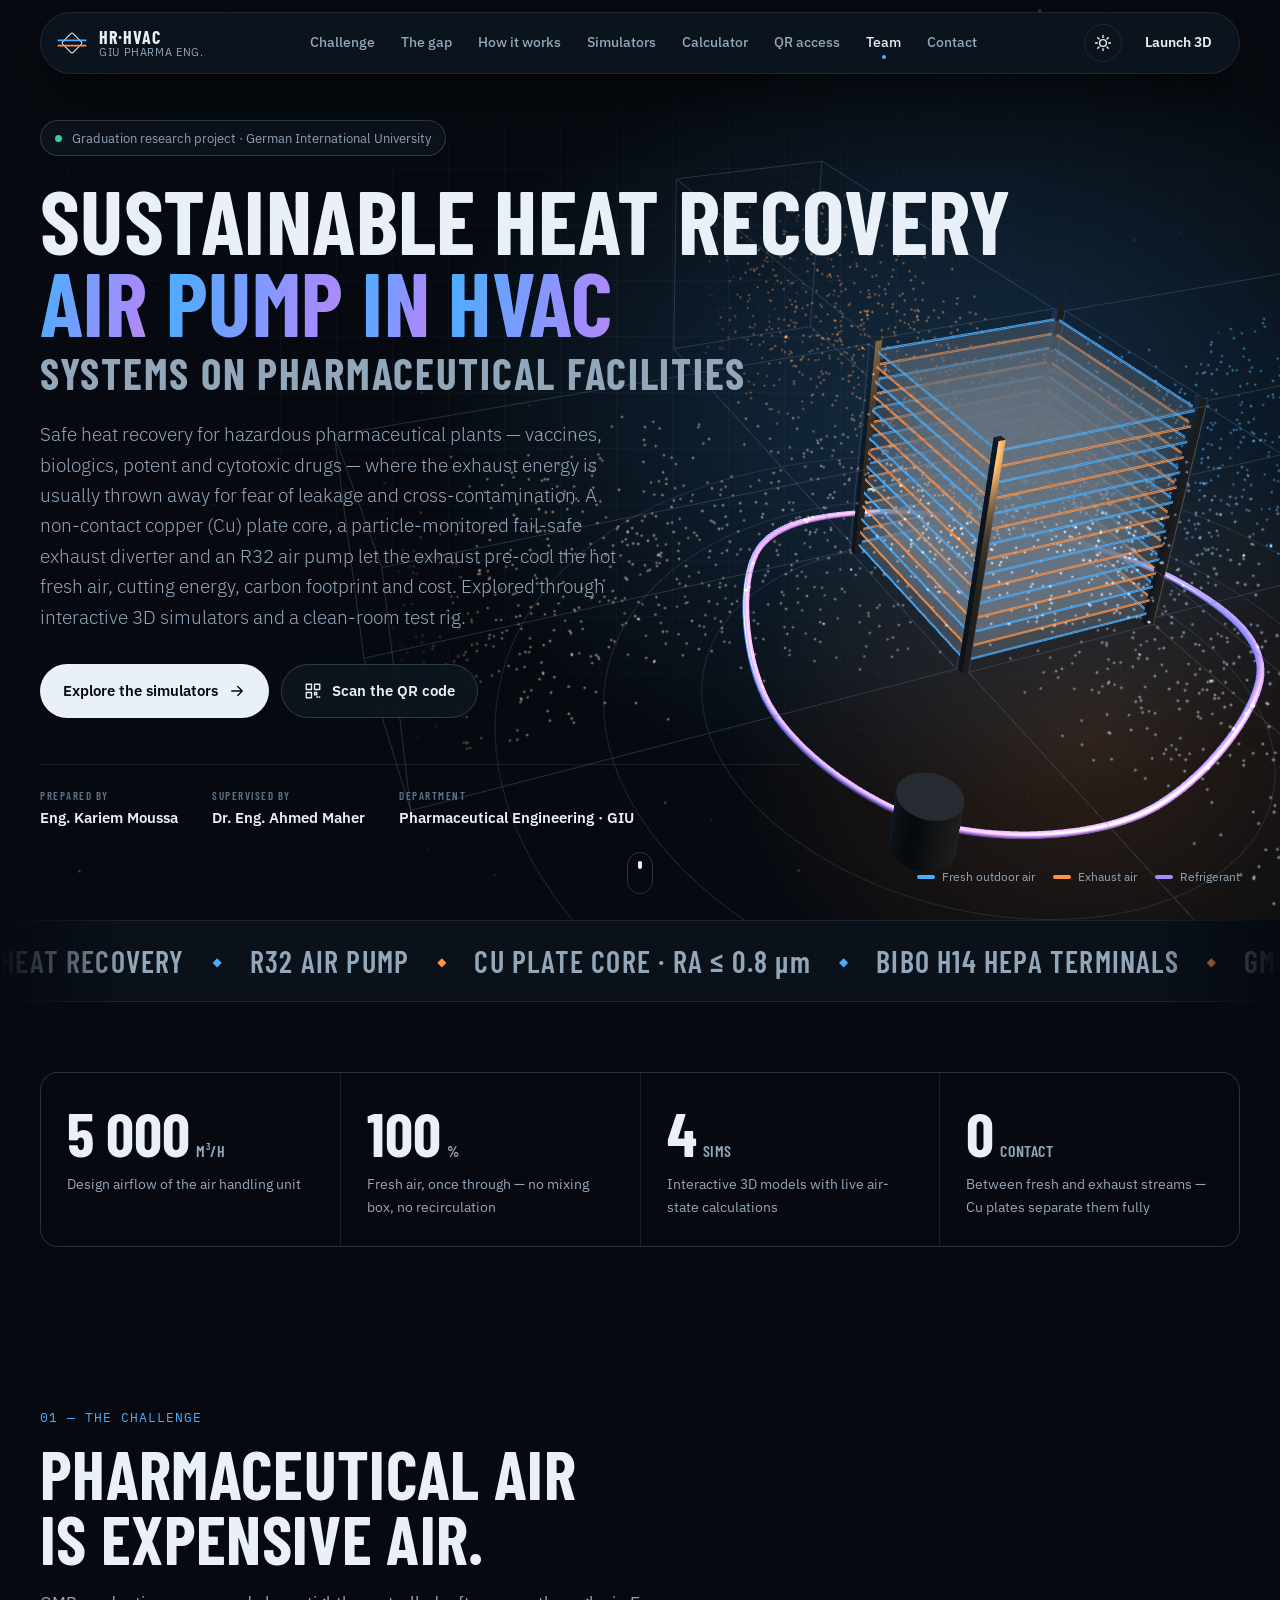
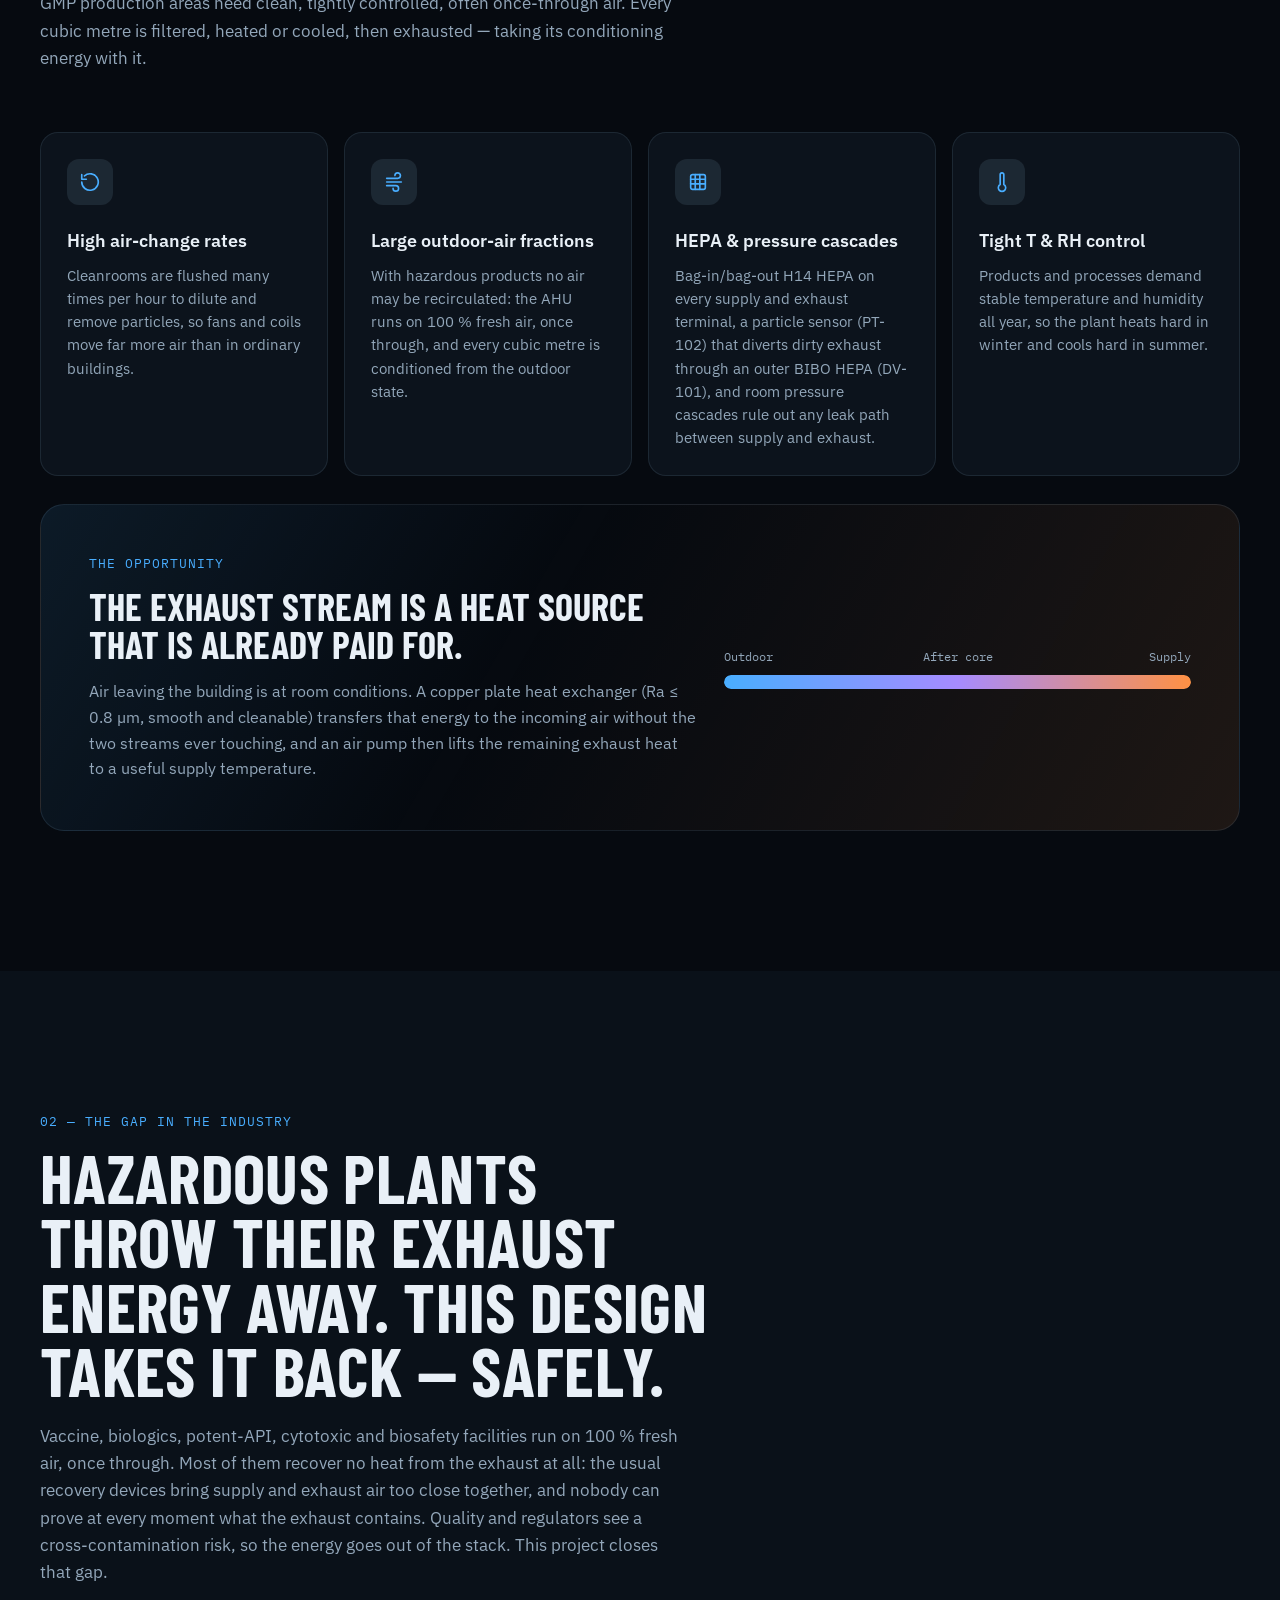
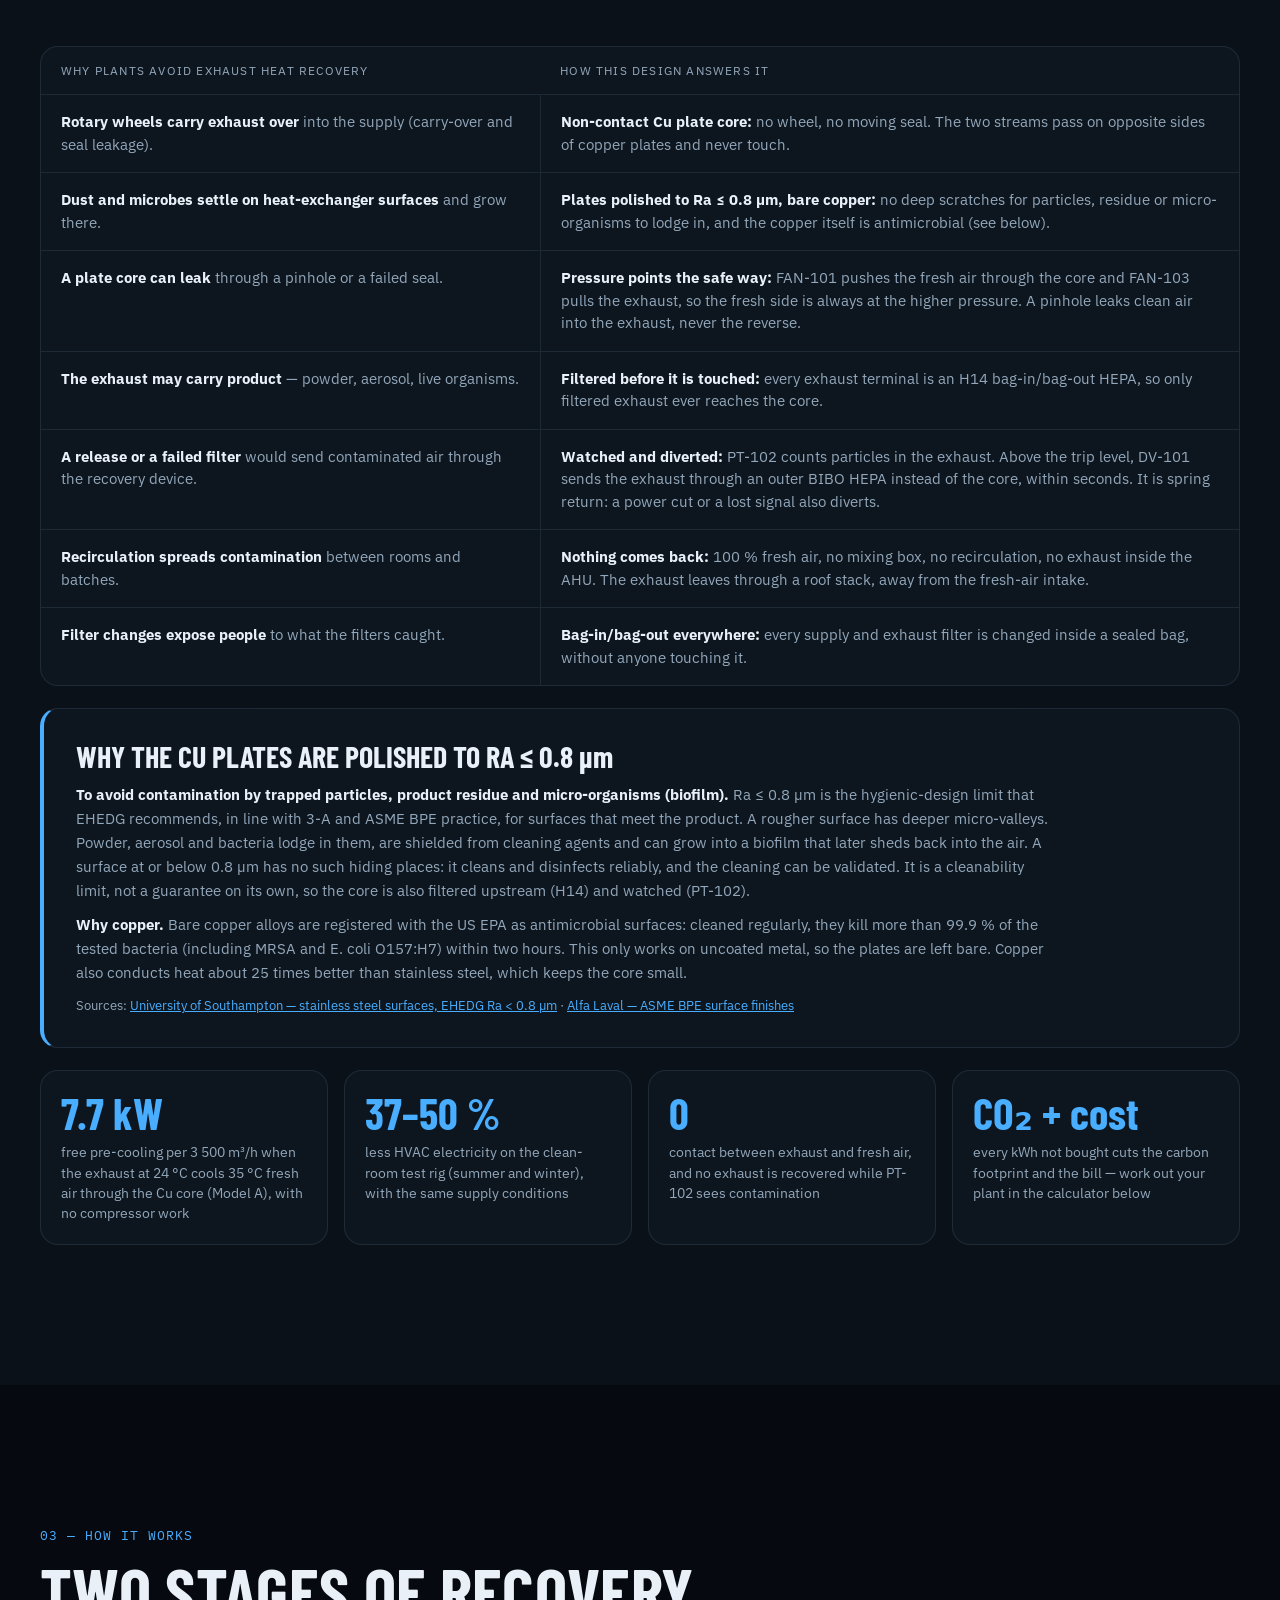
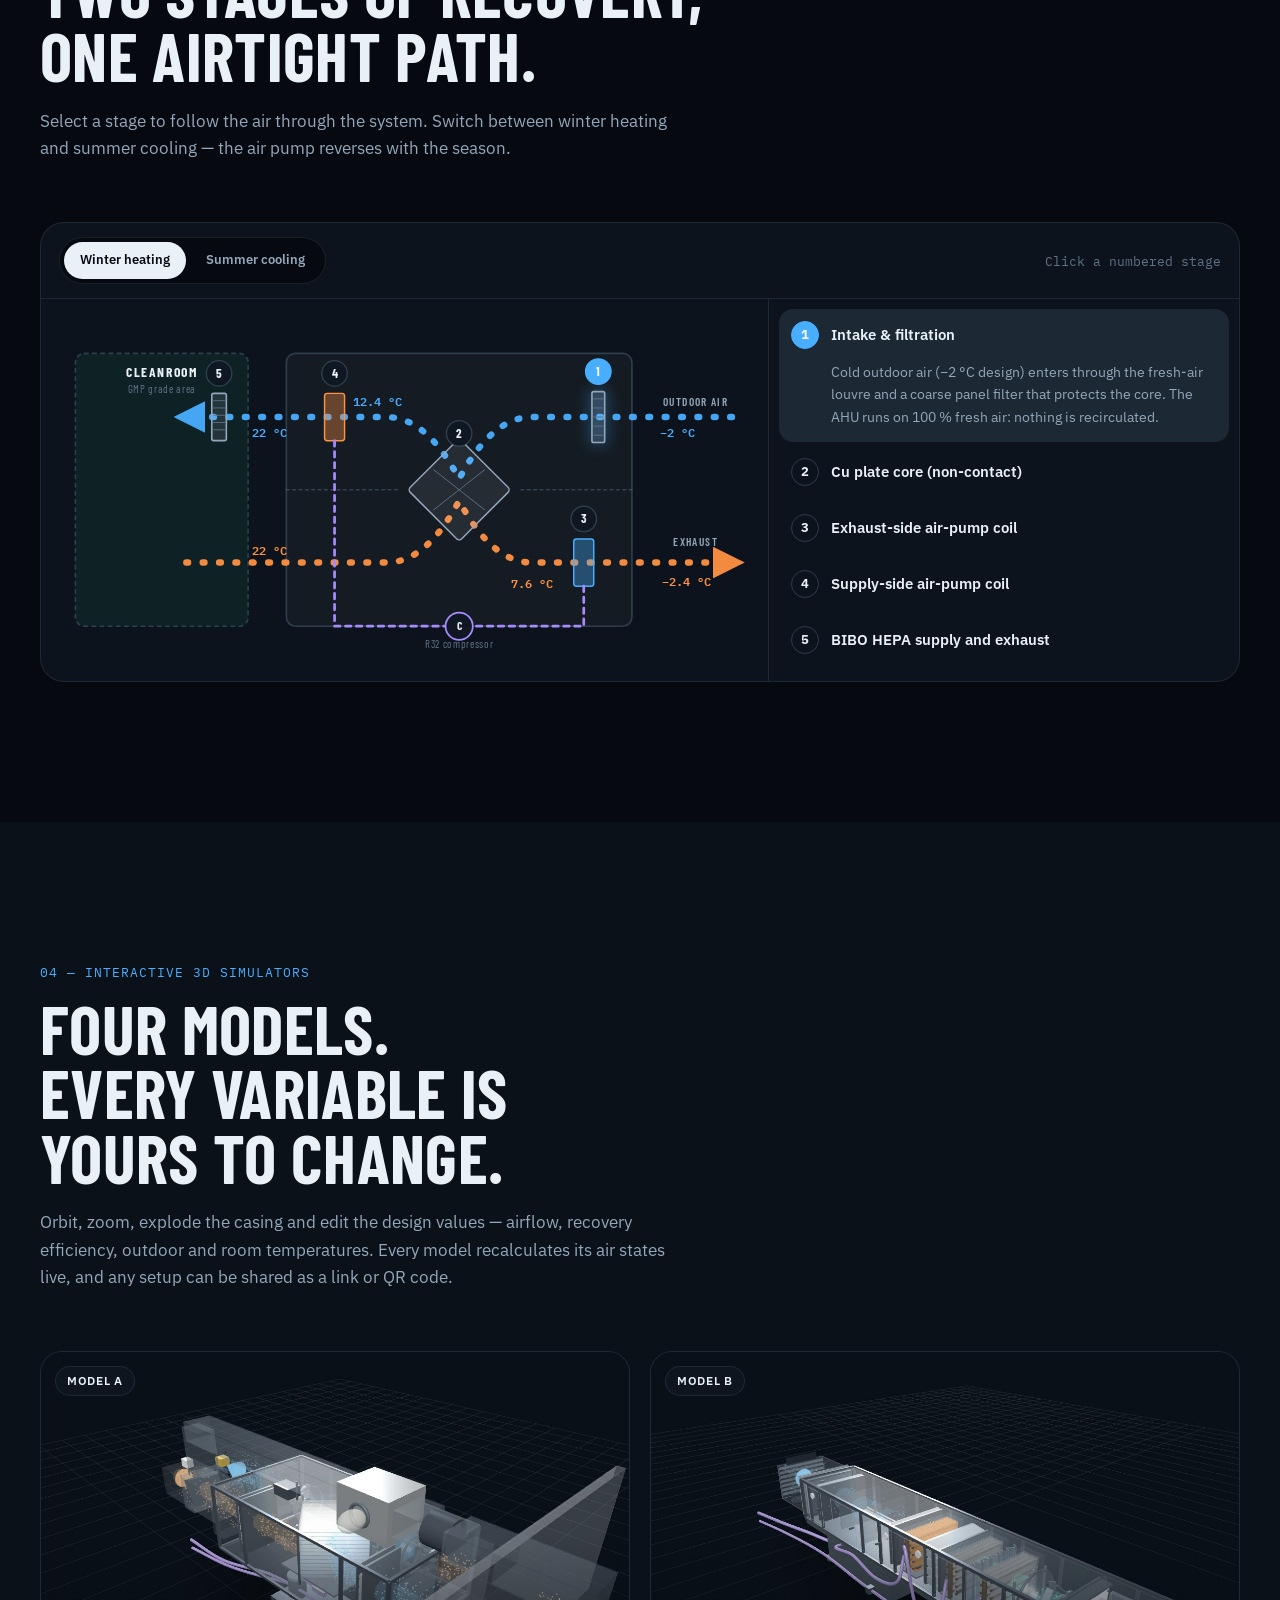
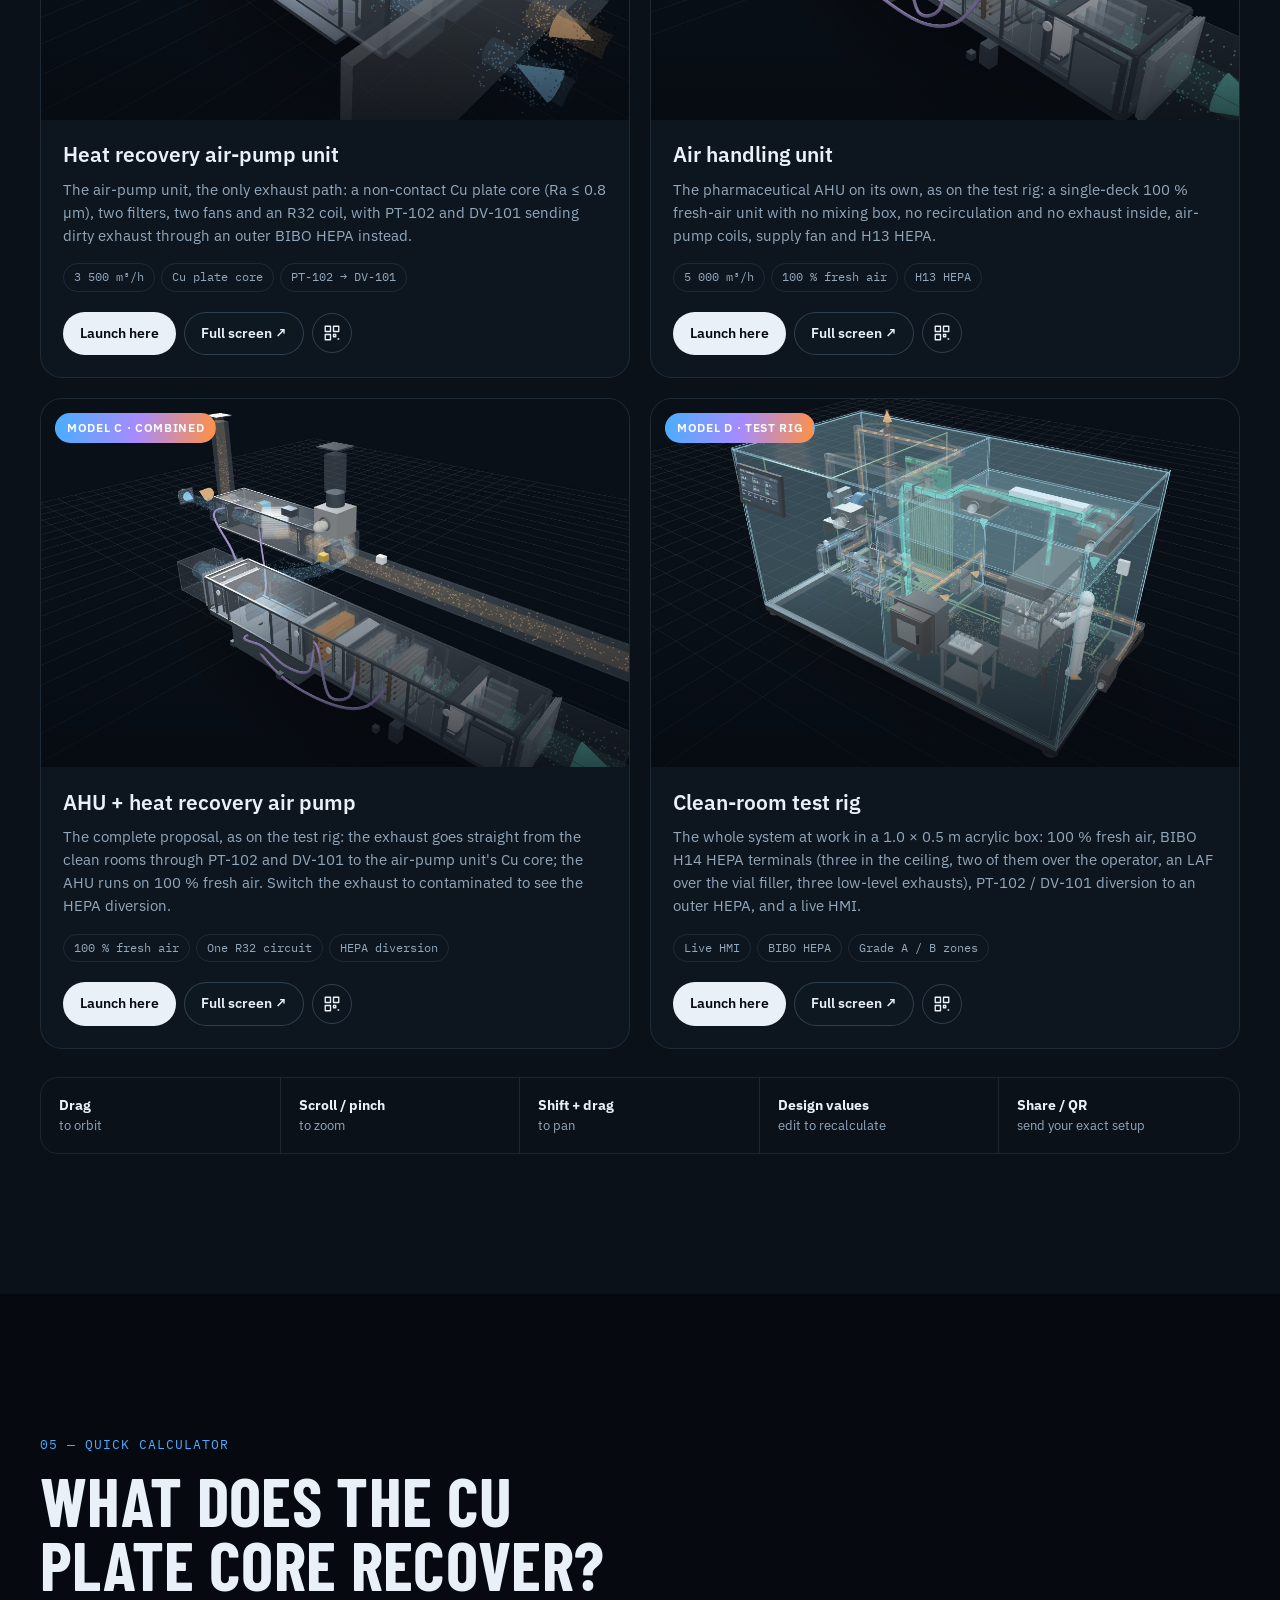
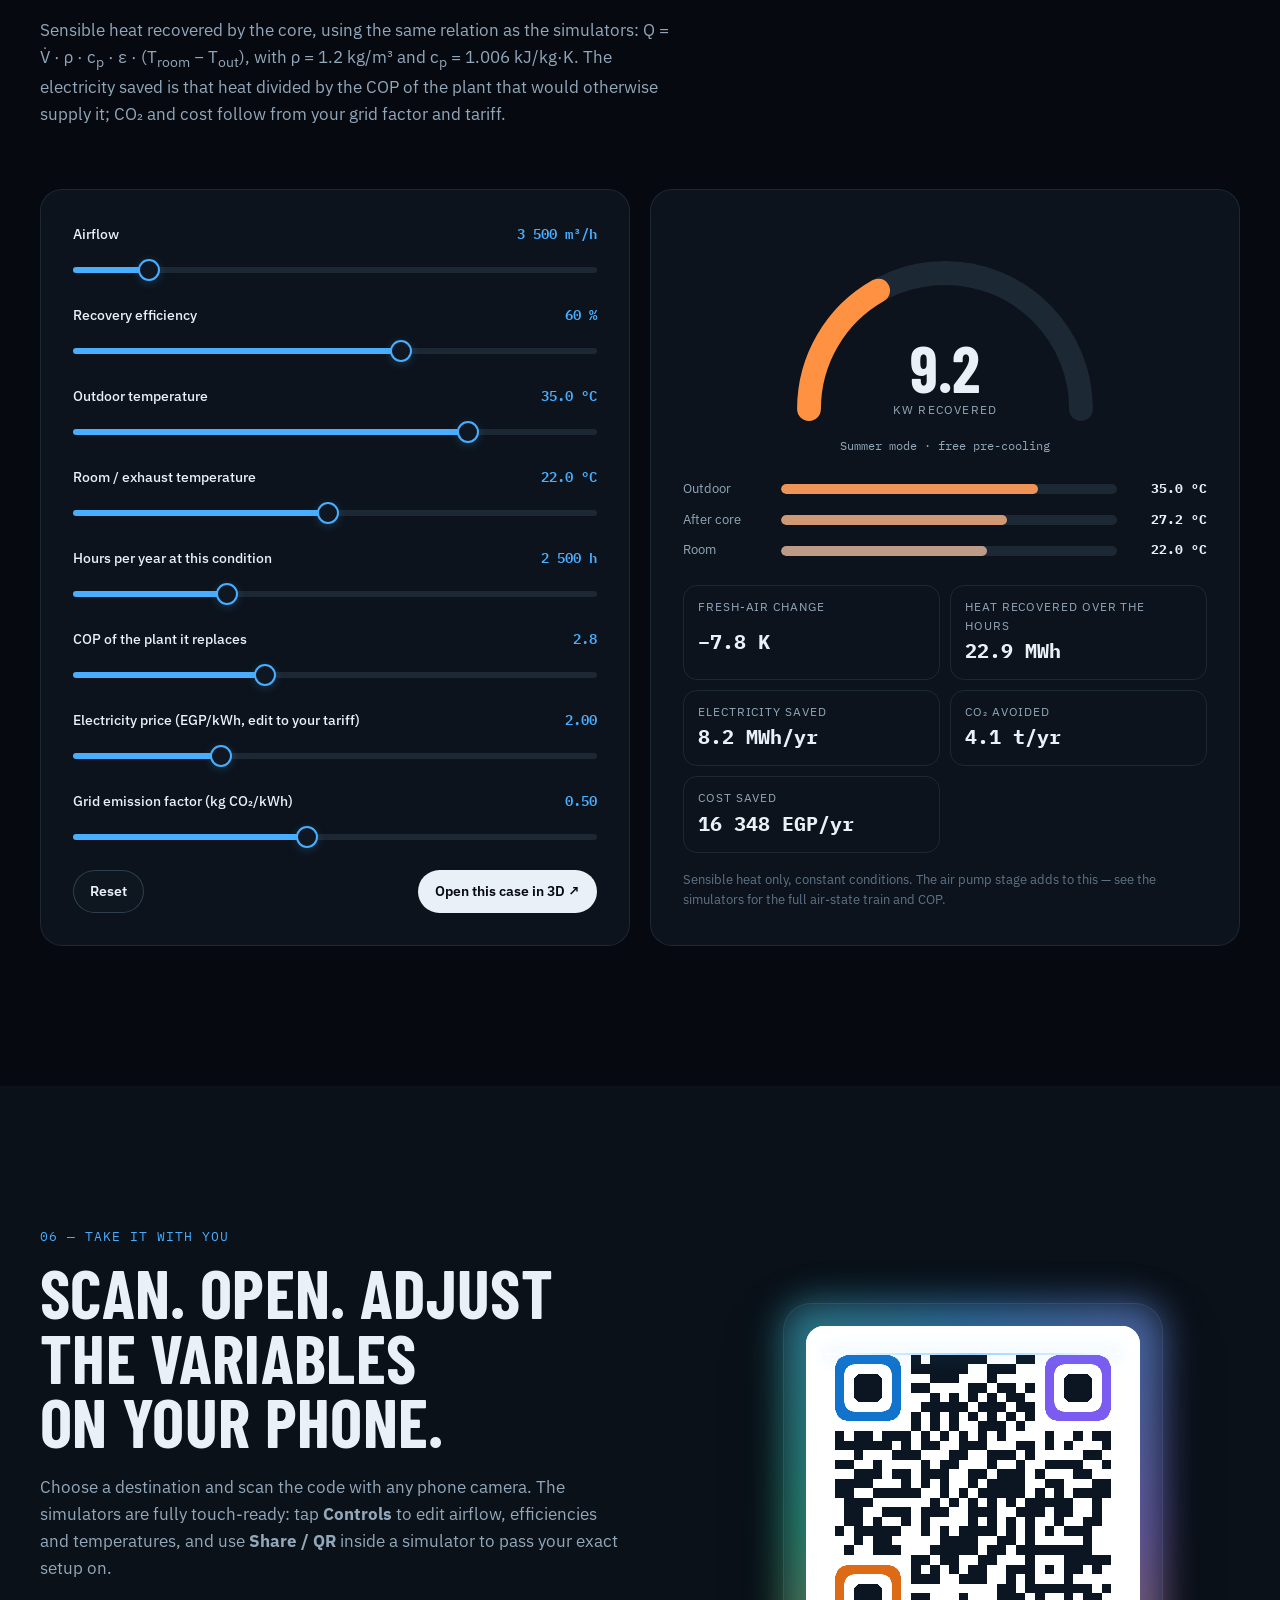
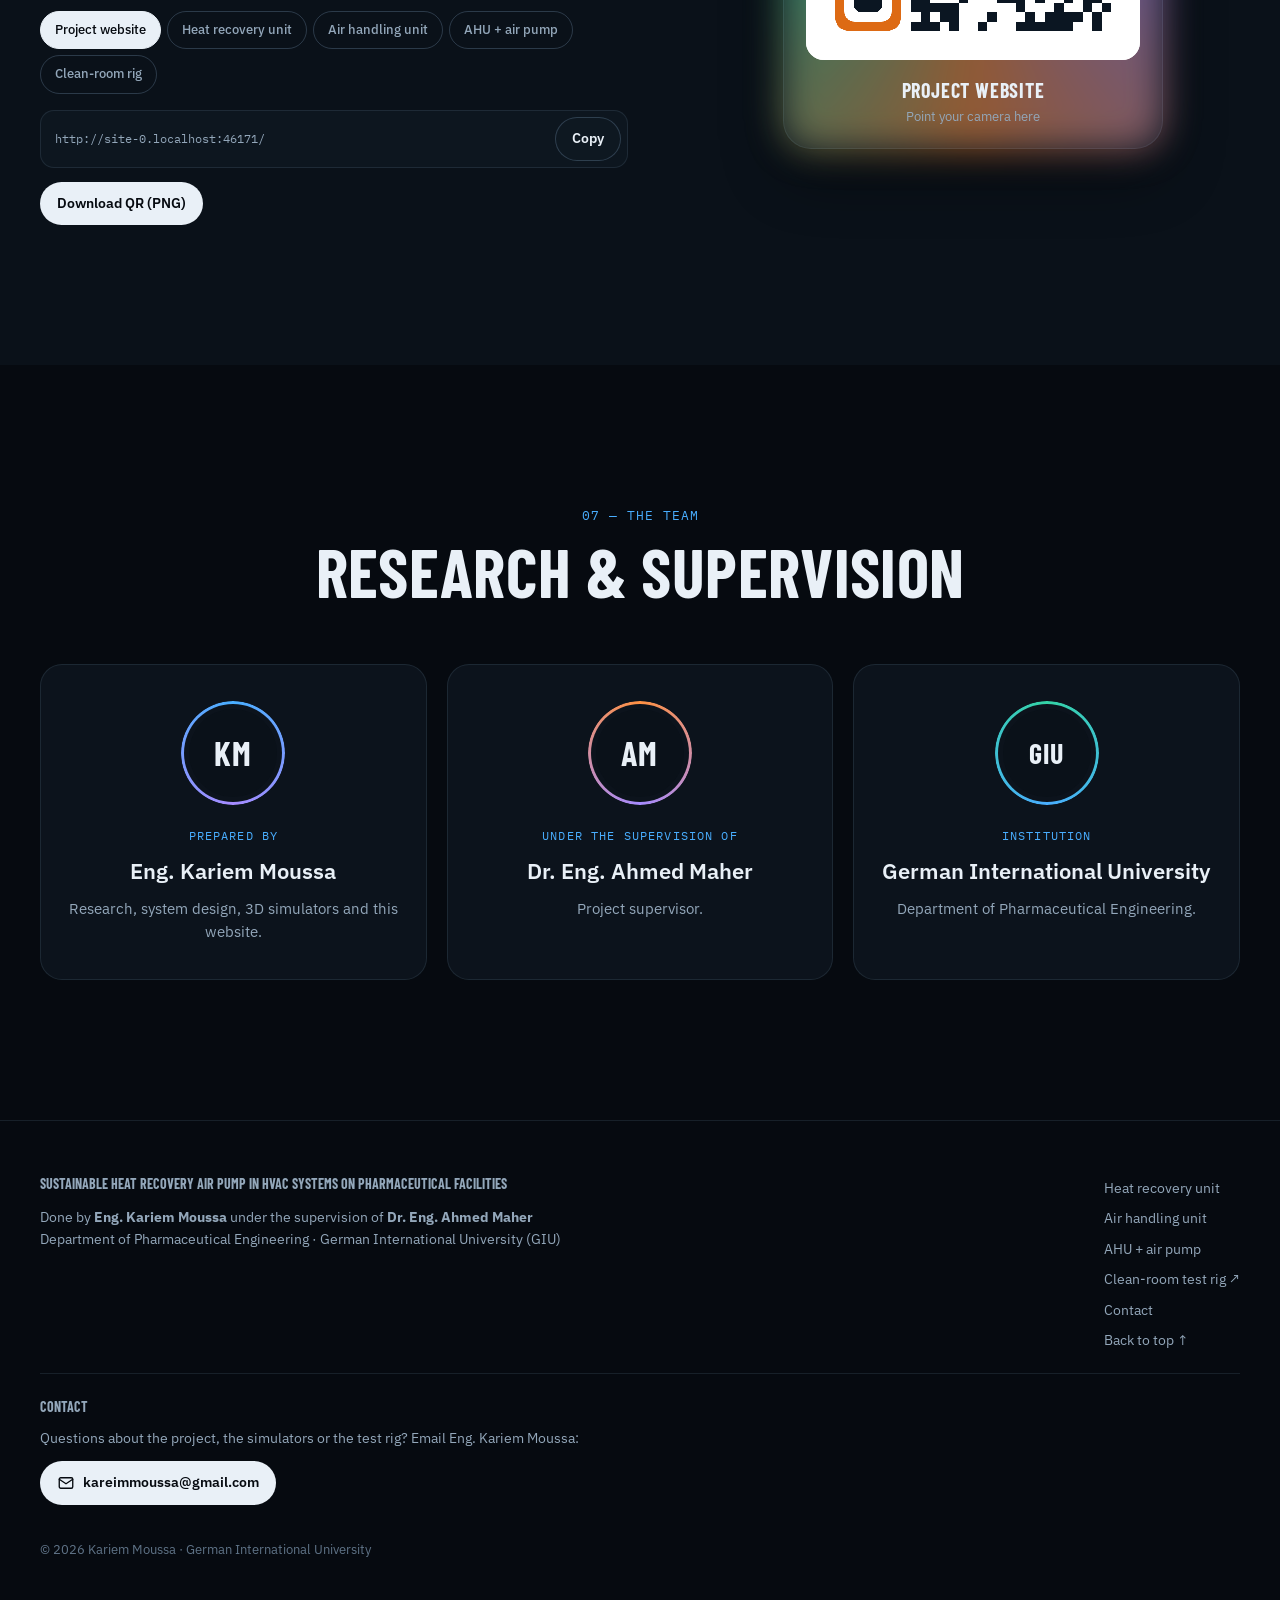
<file: index.html>
<!doctype html>
<html lang="en" data-theme="dark">
<head>
<meta charset="utf-8">
<meta name="viewport" content="width=device-width,initial-scale=1,viewport-fit=cover">
<title>Heat Recovery HVAC · GIU</title>
<meta name="description" content="Sustainable heat recovery air pump in HVAC systems on pharmaceutical facilities — interactive 3D simulators. Eng. Kariem Moussa, supervised by Dr. Eng. Ahmed Maher, Pharmaceutical Engineering, German International University.">
<meta name="theme-color" content="#060a10">
<meta property="og:title" content="Sustainable Heat Recovery Air Pump in HVAC Systems on Pharmaceutical Facilities">
<meta property="og:description" content="Interactive 3D simulators: heat recovery unit, air handling unit, the combined AHU + air pump system, and a clean-room test rig.">
<meta property="og:image" content="assets/img/og.png">
<link rel="icon" href="assets/img/favicon.svg" type="image/svg+xml">
<script>try{var t=localStorage.getItem("hr-theme");if(t)document.documentElement.setAttribute("data-theme",t)}catch(e){}</script>
<link rel="preconnect" href="https://fonts.googleapis.com">
<link rel="preconnect" href="https://fonts.gstatic.com" crossorigin>
<link rel="stylesheet" href="https://fonts.googleapis.com/css2?family=Barlow+Condensed:wght@500;600;700;800&family=IBM+Plex+Mono:wght@400;500;600&family=IBM+Plex+Sans:wght@300;400;500;600&display=swap">
<link rel="stylesheet" href="assets/css/site.css">
</head>
<body>

<!-- ============================================================ preloader -->
<div class="preloader" id="preloader" aria-hidden="true">
  <div class="pl-inner">
    <svg class="pl-mark" viewBox="0 0 64 64" aria-hidden="true">
      <rect class="pl-d" x="18" y="18" width="28" height="28" rx="3" transform="rotate(45 32 32)"/>
      <path class="pl-f" d="M4 26 H60"/><path class="pl-e" d="M4 38 H60"/>
    </svg>
    <div class="pl-text">German International University · Pharmaceutical Engineering</div>
    <div class="pl-bar"><span id="plBar"></span></div>
  </div>
</div>

<div class="progress" id="progress" aria-hidden="true"></div>
<div class="cursor-glow" id="cursorGlow" aria-hidden="true"></div>
<div class="wipe" id="wipe" aria-hidden="true"></div>

<!-- ================================================================== nav -->
<header class="nav" id="nav">
  <a class="brand" href="#top" aria-label="Back to top">
    <svg viewBox="0 0 64 64" aria-hidden="true"><rect x="18" y="18" width="28" height="28" rx="3" transform="rotate(45 32 32)"/><path class="f" d="M6 27 H58"/><path class="e" d="M6 37 H58"/></svg>
    <span><b>HR·HVAC</b><small>GIU Pharma Eng.</small></span>
  </a>
  <nav class="links" id="links" aria-label="Sections">
    <a href="#challenge">Challenge</a>
    <a href="#gap">The gap</a>
    <a href="#system">How it works</a>
    <a href="#simulators">Simulators</a>
    <a href="#calculator">Calculator</a>
    <a href="#access">QR access</a>
    <a href="#team">Team</a>
    <a href="#contact">Contact</a>
  </nav>
  <div class="nav-actions">
    <button class="icon-btn" id="themeBtn" type="button" aria-label="Toggle light and dark theme">
      <svg class="sun" viewBox="0 0 24 24"><circle cx="12" cy="12" r="4.5"/><path d="M12 2v2.5M12 19.5V22M2 12h2.5M19.5 12H22M4.9 4.9l1.8 1.8M17.3 17.3l1.8 1.8M4.9 19.1l1.8-1.8M17.3 6.7l1.8-1.8"/></svg>
      <svg class="moon" viewBox="0 0 24 24"><path d="M20 14.5A8 8 0 0 1 9.5 4a8 8 0 1 0 10.5 10.5z"/></svg>
    </button>
    <a class="btn btn-sm magnetic" href="#simulators">Launch 3D</a>
    <button class="icon-btn burger" id="burger" type="button" aria-label="Open menu" aria-expanded="false" aria-controls="links"><span></span><span></span></button>
  </div>
</header>

<main id="top">

<!-- ================================================================= hero -->
<section class="hero" id="hero">
  <canvas id="heroCanvas" aria-hidden="true"></canvas>
  <div class="hero-grid" aria-hidden="true"></div>
  <div class="hero-inner">
    <p class="eyebrow reveal"><span class="dot"></span>Graduation research project · German International University</p>
    <h1 class="hero-title" id="heroTitle">
      <span class="line"><span>Sustainable</span> <span>Heat</span> <span>Recovery</span></span>
      <span class="line accent"><span>Air</span> <span>Pump</span> <span>in</span> <span>HVAC</span></span>
      <span class="line small"><span>Systems</span> <span>on</span> <span>Pharmaceutical</span> <span>Facilities</span></span>
    </h1>
    <p class="lede reveal" style="--d:.9s">Safe heat recovery for hazardous pharmaceutical plants — vaccines, biologics, potent and cytotoxic drugs — where the exhaust energy is usually thrown away for fear of leakage and cross-contamination. A non-contact copper (Cu) plate core, a particle-monitored fail-safe exhaust diverter and an R32 air pump let the exhaust pre-cool the hot fresh air, cutting energy, carbon footprint and cost. Explored through interactive 3D simulators and a clean-room test rig.</p>
    <div class="hero-cta reveal" style="--d:1.05s">
      <a class="btn btn-primary magnetic" href="#simulators">
        <span>Explore the simulators</span>
        <svg viewBox="0 0 24 24"><path d="M5 12h14M13 6l6 6-6 6"/></svg>
      </a>
      <a class="btn btn-ghost magnetic" href="#access">
        <svg viewBox="0 0 24 24"><rect x="3" y="3" width="7" height="7"/><rect x="14" y="3" width="7" height="7"/><rect x="3" y="14" width="7" height="7"/><path d="M14 14h3v3h-3zM20 20h1M17 20h1"/></svg>
        <span>Scan the QR code</span>
      </a>
    </div>
    <dl class="credits reveal" style="--d:1.2s">
      <div><dt>Prepared by</dt><dd>Eng. Kariem Moussa</dd></div>
      <div><dt>Supervised by</dt><dd>Dr. Eng. Ahmed Maher</dd></div>
      <div><dt>Department</dt><dd>Pharmaceutical Engineering · GIU</dd></div>
    </dl>
  </div>
  <div class="hero-legend reveal" style="--d:1.4s" aria-hidden="true">
    <span><i style="background:var(--fresh)"></i>Fresh outdoor air</span>
    <span><i style="background:var(--exhaust)"></i>Exhaust air</span>
    <span><i style="background:var(--refrig)"></i>Refrigerant</span>
  </div>
  <a class="scroll-cue" href="#challenge" aria-label="Scroll to content"><span></span></a>
</section>

<!-- ============================================================== marquee -->
<div class="marquee" aria-hidden="true">
  <div class="track">
    <span>Heat recovery</span><b>◆</b><span>R32 air pump</span><b>◆</b><span>Cu plate core · Ra ≤ 0.8 <span class="u">µm</span></span><b>◆</b><span>BIBO H14 HEPA terminals</span><b>◆</b><span>GMP cleanrooms</span><b>◆</b><span>Vaccines &amp; hazardous products</span><b>◆</b><span>Zero cross-contamination</span><b>◆</b><span>Energy efficiency</span><b>◆</b><span>Decarbonisation</span><b>◆</b>
    <span>Heat recovery</span><b>◆</b><span>R32 air pump</span><b>◆</b><span>Cu plate core · Ra ≤ 0.8 <span class="u">µm</span></span><b>◆</b><span>BIBO H14 HEPA terminals</span><b>◆</b><span>GMP cleanrooms</span><b>◆</b><span>Vaccines &amp; hazardous products</span><b>◆</b><span>Zero cross-contamination</span><b>◆</b><span>Energy efficiency</span><b>◆</b><span>Decarbonisation</span><b>◆</b>
  </div>
</div>

<!-- ================================================================ stats -->
<section class="stats">
  <div class="wrap stats-grid">
    <div class="stat reveal"><div class="num"><span data-count="5000" data-sep="1">0</span><small>m³/h</small></div><p>Design airflow of the air handling unit</p></div>
    <div class="stat reveal" style="--d:.08s"><div class="num"><span data-count="100">0</span><small>%</small></div><p>Fresh air, once through — no mixing box, no recirculation</p></div>
    <div class="stat reveal" style="--d:.16s"><div class="num"><span data-count="4">0</span><small>sims</small></div><p>Interactive 3D models with live air-state calculations</p></div>
    <div class="stat reveal" style="--d:.24s"><div class="num"><span data-count="0">0</span><small>contact</small></div><p>Between fresh and exhaust streams — Cu plates separate them fully</p></div>
  </div>
</section>

<!-- ============================================================ challenge -->
<section class="section" id="challenge">
  <div class="wrap">
    <header class="sec-head">
      <p class="kicker reveal">01 — The challenge</p>
      <h2 class="reveal" style="--d:.06s">Pharmaceutical air is expensive air.</h2>
      <p class="reveal" style="--d:.12s">GMP production areas need clean, tightly controlled, often once-through air. Every cubic metre is filtered, heated or cooled, then exhausted — taking its conditioning energy with it.</p>
    </header>
    <div class="cards4">
      <article class="card tilt reveal">
        <div class="card-ic"><svg viewBox="0 0 24 24"><path d="M3 12a9 9 0 1 0 3-6.7"/><path d="M3 4v5h5"/></svg></div>
        <h3>High air-change rates</h3>
        <p>Cleanrooms are flushed many times per hour to dilute and remove particles, so fans and coils move far more air than in ordinary buildings.</p>
      </article>
      <article class="card tilt reveal" style="--d:.08s">
        <div class="card-ic"><svg viewBox="0 0 24 24"><path d="M4 8h12a3 3 0 1 0-3-3M4 12h16M4 16h10a3 3 0 1 1-3 3"/></svg></div>
        <h3>Large outdoor-air fractions</h3>
        <p>With hazardous products no air may be recirculated: the AHU runs on 100 % fresh air, once through, and every cubic metre is conditioned from the outdoor state.</p>
      </article>
      <article class="card tilt reveal" style="--d:.16s">
        <div class="card-ic"><svg viewBox="0 0 24 24"><rect x="4" y="4" width="16" height="16" rx="2"/><path d="M4 9h16M4 14h16M9 4v16M14 4v16"/></svg></div>
        <h3>HEPA & pressure cascades</h3>
        <p>Bag-in/bag-out H14 HEPA on every supply and exhaust terminal, a particle sensor (PT-102) that diverts dirty exhaust through an outer BIBO HEPA (DV-101), and room pressure cascades rule out any leak path between supply and exhaust.</p>
      </article>
      <article class="card tilt reveal" style="--d:.24s">
        <div class="card-ic"><svg viewBox="0 0 24 24"><path d="M14 14.8V4a2 2 0 1 0-4 0v10.8a4 4 0 1 0 4 0z"/></svg></div>
        <h3>Tight T & RH control</h3>
        <p>Products and processes demand stable temperature and humidity all year, so the plant heats hard in winter and cools hard in summer.</p>
      </article>
    </div>

    <div class="insight reveal">
      <div class="insight-txt">
        <p class="kicker">The opportunity</p>
        <h3>The exhaust stream is a heat source that is already paid for.</h3>
        <p>Air leaving the building is at room conditions. A copper plate heat exchanger (Ra ≤ 0.8 µm, smooth and cleanable) transfers that energy to the incoming air without the two streams ever touching, and an air pump then lifts the remaining exhaust heat to a useful supply temperature.</p>
      </div>
      <div class="insight-viz" aria-hidden="true">
        <div class="thermo"><span class="t-cold">Outdoor</span><span class="t-mid">After core</span><span class="t-hot">Supply</span><div class="t-bar"><i></i></div></div>
      </div>
    </div>
  </div>
</section>

<!-- ================================================================== gap -->
<section class="section alt" id="gap">
  <div class="wrap">
    <header class="sec-head">
      <p class="kicker reveal">02 — The gap in the industry</p>
      <h2 class="reveal" style="--d:.06s">Hazardous plants throw their exhaust energy away. This design takes it back — safely.</h2>
      <p class="reveal" style="--d:.12s">Vaccine, biologics, potent-API, cytotoxic and biosafety facilities run on 100 % fresh air, once through. Most of them recover no heat from the exhaust at all: the usual recovery devices bring supply and exhaust air too close together, and nobody can prove at every moment what the exhaust contains. Quality and regulators see a cross-contamination risk, so the energy goes out of the stack. This project closes that gap.</p>
    </header>

    <div class="gap-table reveal">
      <div class="gt-head"><span>Why plants avoid exhaust heat recovery</span><span>How this design answers it</span></div>
      <div class="gt-row"><p><b>Rotary wheels carry exhaust over</b> into the supply (carry-over and seal leakage).</p><p><b>Non-contact Cu plate core:</b> no wheel, no moving seal. The two streams pass on opposite sides of copper plates and never touch.</p></div>
      <div class="gt-row"><p><b>Dust and microbes settle on heat-exchanger surfaces</b> and grow there.</p><p><b>Plates polished to Ra ≤ 0.8 µm, bare copper:</b> no deep scratches for particles, residue or micro-organisms to lodge in, and the copper itself is antimicrobial (see below).</p></div>
      <div class="gt-row"><p><b>A plate core can leak</b> through a pinhole or a failed seal.</p><p><b>Pressure points the safe way:</b> FAN-101 pushes the fresh air through the core and FAN-103 pulls the exhaust, so the fresh side is always at the higher pressure. A pinhole leaks clean air into the exhaust, never the reverse.</p></div>
      <div class="gt-row"><p><b>The exhaust may carry product</b> — powder, aerosol, live organisms.</p><p><b>Filtered before it is touched:</b> every exhaust terminal is an H14 bag-in/bag-out HEPA, so only filtered exhaust ever reaches the core.</p></div>
      <div class="gt-row"><p><b>A release or a failed filter</b> would send contaminated air through the recovery device.</p><p><b>Watched and diverted:</b> PT-102 counts particles in the exhaust. Above the trip level, DV-101 sends the exhaust through an outer BIBO HEPA instead of the core, within seconds. It is spring return: a power cut or a lost signal also diverts.</p></div>
      <div class="gt-row"><p><b>Recirculation spreads contamination</b> between rooms and batches.</p><p><b>Nothing comes back:</b> 100 % fresh air, no mixing box, no recirculation, no exhaust inside the AHU. The exhaust leaves through a roof stack, away from the fresh-air intake.</p></div>
      <div class="gt-row"><p><b>Filter changes expose people</b> to what the filters caught.</p><p><b>Bag-in/bag-out everywhere:</b> every supply and exhaust filter is changed inside a sealed bag, without anyone touching it.</p></div>
    </div>

    <div class="why-cu reveal">
      <h3>Why the Cu plates are polished to Ra ≤ 0.8 <span class="u">µm</span></h3>
      <p><b>To avoid contamination by trapped particles, product residue and micro-organisms (biofilm).</b> Ra ≤ 0.8 µm is the hygienic-design limit that EHEDG recommends, in line with 3-A and ASME BPE practice, for surfaces that meet the product. A rougher surface has deeper micro-valleys. Powder, aerosol and bacteria lodge in them, are shielded from cleaning agents and can grow into a biofilm that later sheds back into the air. A surface at or below 0.8 µm has no such hiding places: it cleans and disinfects reliably, and the cleaning can be validated. It is a cleanability limit, not a guarantee on its own, so the core is also filtered upstream (H14) and watched (PT-102).</p>
      <p><b>Why copper.</b> Bare copper alloys are registered with the US EPA as antimicrobial surfaces: cleaned regularly, they kill more than 99.9 % of the tested bacteria (including MRSA and E. coli O157:H7) within two hours. This only works on uncoated metal, so the plates are left bare. Copper also conducts heat about 25 times better than stainless steel, which keeps the core small.</p>
      <p class="src">Sources: <a href="https://eprints.soton.ac.uk/199703/1/3.S14StainlessSteelFST10.pdf" target="_blank" rel="noopener">University of Southampton — stainless steel surfaces, EHEDG Ra &lt; 0.8 µm</a> · <a href="https://www.alfalaval.com/products/fluid-handling/asme-bpe/" target="_blank" rel="noopener">Alfa Laval — ASME BPE surface finishes</a></p>
    </div>

    <div class="gain reveal">
      <div><b>7.7 kW</b><span>free pre-cooling per 3 500 m³/h when the exhaust at 24 °C cools 35 °C fresh air through the Cu core (Model A), with no compressor work</span></div>
      <div><b>37–50 %</b><span>less HVAC electricity on the clean-room test rig (summer and winter), with the same supply conditions</span></div>
      <div><b>0</b><span>contact between exhaust and fresh air, and no exhaust is recovered while PT-102 sees contamination</span></div>
      <div><b>CO₂ + cost</b><span>every kWh not bought cuts the carbon footprint and the bill — work out your plant in the calculator below</span></div>
    </div>
  </div>
</section>

<!-- =============================================================== system -->
<section class="section" id="system">
  <div class="wrap">
    <header class="sec-head">
      <p class="kicker reveal">03 — How it works</p>
      <h2 class="reveal" style="--d:.06s">Two stages of recovery, one airtight path.</h2>
      <p class="reveal" style="--d:.12s">Select a stage to follow the air through the system. Switch between winter heating and summer cooling — the air pump reverses with the season.</p>
    </header>

    <div class="sys reveal">
      <div class="sys-top">
        <div class="seg" id="sysSeason" role="group" aria-label="Season">
          <button type="button" data-v="winter" aria-pressed="true">Winter heating</button>
          <button type="button" data-v="summer" aria-pressed="false">Summer cooling</button>
        </div>
        <span class="sys-hint">Click a numbered stage</span>
      </div>
      <div class="sys-body">
        <div class="sys-diagram">
          <svg viewBox="0 0 760 380" id="sysSvg" role="img" aria-label="Schematic of the heat recovery system">
            <defs>
              <marker id="arF" viewBox="0 0 10 10" refX="6" refY="5" markerWidth="5" markerHeight="5" orient="auto"><path d="M0 0L10 5L0 10z" class="mk-f"/></marker>
              <marker id="arE" viewBox="0 0 10 10" refX="6" refY="5" markerWidth="5" markerHeight="5" orient="auto"><path d="M0 0L10 5L0 10z" class="mk-e"/></marker>
            </defs>
            <!-- building -->
            <rect class="s-bldg" x="18" y="40" width="190" height="300" rx="10"/>
            <text class="s-cap" x="113" y="66" text-anchor="middle">CLEANROOM</text>
            <text class="s-sub" x="113" y="84" text-anchor="middle">GMP grade area</text>
            <!-- unit housing -->
            <rect class="s-unit" x="250" y="40" width="380" height="300" rx="10"/>
            <path class="s-div" d="M250 190 H372 M508 190 H630"/>
            <!-- duct flows -->
            <path class="flow f" d="M740 110 H520 Q476 110 440 178 Q404 110 360 110 H140" marker-end="url(#arF)"/>
            <path class="flow e" d="M140 270 H360 Q404 270 440 202 Q476 270 520 270 H740" marker-end="url(#arE)"/>
            <!-- core -->
            <g class="s-core" data-step="2">
              <rect x="400" y="150" width="80" height="80" rx="4" transform="rotate(45 440 190)"/>
              <path d="M412 168 L468 212 M412 212 L468 168" />
            </g>
            <!-- filter -->
            <g class="s-filter" data-step="1"><rect x="586" y="82" width="14" height="56" rx="2"/><path d="M588 90h10M588 100h10M588 110h10M588 120h10M588 130h10"/></g>
            <!-- coils -->
            <rect class="s-coil cond" data-step="4" x="292" y="84" width="22" height="52" rx="3"/>
            <rect class="s-coil evap" data-step="3" x="566" y="244" width="22" height="52" rx="3"/>
            <!-- HEPA -->
            <g class="s-hepa" data-step="5"><rect x="168" y="84" width="16" height="52" rx="2"/><path d="M170 92h12M170 100h12M170 108h12M170 116h12M170 124h12"/></g>
            <!-- refrigerant loop -->
            <path class="refrig" d="M577 296 V340 H303 V136"/>
            <circle class="s-comp" cx="440" cy="340" r="15"/>
            <text class="s-mini" x="440" y="344" text-anchor="middle">C</text>
            <!-- labels -->
            <text class="s-lbl" x="700" y="98" text-anchor="middle">OUTDOOR AIR</text>
            <text class="s-lbl" x="700" y="252" text-anchor="middle">EXHAUST</text>
            <text class="s-sub" x="440" y="364" text-anchor="middle">R32 compressor</text>
            <!-- step badges -->
            <g class="badge" data-step="1" transform="translate(593 60)"><circle r="14"/><text y="5" text-anchor="middle">1</text></g>
            <g class="badge" data-step="2" transform="translate(440 128)"><circle r="14"/><text y="5" text-anchor="middle">2</text></g>
            <g class="badge" data-step="3" transform="translate(577 222)"><circle r="14"/><text y="5" text-anchor="middle">3</text></g>
            <g class="badge" data-step="4" transform="translate(303 62)"><circle r="14"/><text y="5" text-anchor="middle">4</text></g>
            <g class="badge" data-step="5" transform="translate(176 62)"><circle r="14"/><text y="5" text-anchor="middle">5</text></g>
            <!-- temperatures -->
            <text class="s-temp f" id="tq1" x="680" y="132" text-anchor="middle">−2 °C</text>
            <text class="s-temp f" id="tq2" x="350" y="98" text-anchor="middle">13 °C</text>
            <text class="s-temp f" id="tq3" x="232" y="132" text-anchor="middle">22 °C</text>
            <text class="s-temp e" id="tq4" x="232" y="262" text-anchor="middle">22 °C</text>
            <text class="s-temp e" id="tq5" x="520" y="298" text-anchor="middle">8 °C</text>
            <text class="s-temp e" id="tq6" x="690" y="296" text-anchor="middle">−2 °C</text>
          </svg>
        </div>
        <ol class="steps" id="steps">
          <li data-step="1" class="on"><button type="button"><b>1</b><span>Intake & filtration</span></button><p></p></li>
          <li data-step="2"><button type="button"><b>2</b><span>Cu plate core (non-contact)</span></button><p></p></li>
          <li data-step="3"><button type="button"><b>3</b><span>Exhaust-side air-pump coil</span></button><p></p></li>
          <li data-step="4"><button type="button"><b>4</b><span>Supply-side air-pump coil</span></button><p></p></li>
          <li data-step="5"><button type="button"><b>5</b><span>BIBO HEPA supply and exhaust</span></button><p></p></li>
        </ol>
      </div>
    </div>
  </div>
</section>

<!-- =========================================================== simulators -->
<section class="section alt" id="simulators">
  <div class="wrap">
    <header class="sec-head">
      <p class="kicker reveal">04 — Interactive 3D simulators</p>
      <h2 class="reveal" style="--d:.06s">Four models. Every variable is yours to change.</h2>
      <p class="reveal" style="--d:.12s">Orbit, zoom, explode the casing and edit the design values — airflow, recovery efficiency, outdoor and room temperatures. Every model recalculates its air states live, and any setup can be shared as a link or QR code.</p>
    </header>

    <div class="sims">
      <article class="sim reveal" data-sim="heat-recovery">
        <div class="sim-media tilt">
          <img src="assets/img/sim-heat-recovery.jpg?v=20261014" alt="3D model of the heat recovery air-pump unit" loading="lazy" width="1200" height="750">
          <span class="sim-tag">Model A</span>
          <div class="sim-play" aria-hidden="true"><svg viewBox="0 0 24 24"><path d="M8 5v14l11-7z"/></svg></div>
        </div>
        <div class="sim-body">
          <h3>Heat recovery air-pump unit</h3>
          <p>The air-pump unit, the only exhaust path: a non-contact Cu plate core (Ra ≤ 0.8 µm), two filters, two fans and an R32 coil, with PT-102 and DV-101 sending dirty exhaust through an outer BIBO HEPA instead.</p>
          <ul class="chips"><li>3 500 m³/h</li><li>Cu plate core</li><li>PT-102 → DV-101</li></ul>
          <div class="sim-acts">
            <button class="btn btn-primary btn-sm" data-launch="heat-recovery">Launch here</button>
            <a class="btn btn-ghost btn-sm" href="simulators/heat-recovery.html" data-transition>Full screen ↗</a>
            <button class="btn btn-icon" data-qr="heat-recovery" aria-label="QR code for this simulator"><svg viewBox="0 0 24 24"><rect x="3" y="3" width="7" height="7"/><rect x="14" y="3" width="7" height="7"/><rect x="3" y="14" width="7" height="7"/><path d="M14 14h3v3h-3zM20 20h1"/></svg></button>
          </div>
        </div>
      </article>

      <article class="sim reveal" style="--d:.08s" data-sim="ahu">
        <div class="sim-media tilt">
          <img src="assets/img/sim-ahu.jpg?v=20261014" alt="3D model of the air handling unit" loading="lazy" width="1200" height="750">
          <span class="sim-tag">Model B</span>
          <div class="sim-play" aria-hidden="true"><svg viewBox="0 0 24 24"><path d="M8 5v14l11-7z"/></svg></div>
        </div>
        <div class="sim-body">
          <h3>Air handling unit</h3>
          <p>The pharmaceutical AHU on its own, as on the test rig: a single-deck 100 % fresh-air unit with no mixing box, no recirculation and no exhaust inside, air-pump coils, supply fan and H13 HEPA.</p>
          <ul class="chips"><li>5 000 m³/h</li><li>100 % fresh air</li><li>H13 HEPA</li></ul>
          <div class="sim-acts">
            <button class="btn btn-primary btn-sm" data-launch="ahu">Launch here</button>
            <a class="btn btn-ghost btn-sm" href="simulators/ahu.html" data-transition>Full screen ↗</a>
            <button class="btn btn-icon" data-qr="ahu" aria-label="QR code for this simulator"><svg viewBox="0 0 24 24"><rect x="3" y="3" width="7" height="7"/><rect x="14" y="3" width="7" height="7"/><rect x="3" y="14" width="7" height="7"/><path d="M14 14h3v3h-3zM20 20h1"/></svg></button>
          </div>
        </div>
      </article>

      <article class="sim reveal" style="--d:.16s" data-sim="heat-pump-ahu">
        <div class="sim-media tilt">
          <img src="assets/img/sim-heat-pump-ahu.jpg?v=20261014" alt="3D model of the AHU working with the heat recovery air-pump unit" loading="lazy" width="1200" height="750">
          <span class="sim-tag hot">Model C · Combined</span>
          <div class="sim-play" aria-hidden="true"><svg viewBox="0 0 24 24"><path d="M8 5v14l11-7z"/></svg></div>
        </div>
        <div class="sim-body">
          <h3>AHU + heat recovery air pump</h3>
          <p>The complete proposal, as on the test rig: the exhaust goes straight from the clean rooms through PT-102 and DV-101 to the air-pump unit's Cu core; the AHU runs on 100 % fresh air. Switch the exhaust to contaminated to see the HEPA diversion.</p>
          <ul class="chips"><li>100 % fresh air</li><li>One R32 circuit</li><li>HEPA diversion</li></ul>
          <div class="sim-acts">
            <button class="btn btn-primary btn-sm" data-launch="heat-pump-ahu">Launch here</button>
            <a class="btn btn-ghost btn-sm" href="simulators/heat-pump-ahu.html" data-transition>Full screen ↗</a>
            <button class="btn btn-icon" data-qr="heat-pump-ahu" aria-label="QR code for this simulator"><svg viewBox="0 0 24 24"><rect x="3" y="3" width="7" height="7"/><rect x="14" y="3" width="7" height="7"/><rect x="3" y="14" width="7" height="7"/><path d="M14 14h3v3h-3zM20 20h1"/></svg></button>
          </div>
        </div>
      </article>

      <article class="sim reveal" style="--d:.24s" data-sim="clean-room">
        <div class="sim-media tilt">
          <img src="assets/img/sim-clean-room-rig.jpg?v=20261015b" alt="3D model of the clean-room test rig: AHU and air pump supplying a clean room with a vial filling machine" loading="lazy" width="1200" height="750">
          <span class="sim-tag hot">Model D · Test rig</span>
          <div class="sim-play" aria-hidden="true"><svg viewBox="0 0 24 24"><path d="M8 5v14l11-7z"/></svg></div>
        </div>
        <div class="sim-body">
          <h3>Clean-room test rig</h3>
          <p>The whole system at work in a 1.0 × 0.5 m acrylic box: 100 % fresh air, BIBO H14 HEPA terminals (three in the ceiling, two of them over the operator, an LAF over the vial filler, three low-level exhausts), PT-102 / DV-101 diversion to an outer HEPA, and a live HMI.</p>
          <ul class="chips"><li>Live HMI</li><li>BIBO HEPA</li><li>Grade A / B zones</li></ul>
          <div class="sim-acts">
            <button class="btn btn-primary btn-sm" data-launch="clean-room">Launch here</button>
            <a class="btn btn-ghost btn-sm" href="https://kariemm11.github.io/Cleanroom-Heat-Recovery-Air-Pump/" data-transition>Full screen ↗</a>
            <button class="btn btn-icon" data-qr="clean-room" aria-label="QR code for this simulator"><svg viewBox="0 0 24 24"><rect x="3" y="3" width="7" height="7"/><rect x="14" y="3" width="7" height="7"/><rect x="3" y="14" width="7" height="7"/><path d="M14 14h3v3h-3zM20 20h1"/></svg></button>
          </div>
        </div>
      </article>
    </div>

    <div class="howto reveal">
      <div><b>Drag</b><span>to orbit</span></div>
      <div><b>Scroll / pinch</b><span>to zoom</span></div>
      <div><b>Shift + drag</b><span>to pan</span></div>
      <div><b>Design values</b><span>edit to recalculate</span></div>
      <div><b>Share / QR</b><span>send your exact setup</span></div>
    </div>
  </div>
</section>

<!-- =========================================================== calculator -->
<section class="section" id="calculator">
  <div class="wrap">
    <header class="sec-head">
      <p class="kicker reveal">05 — Quick calculator</p>
      <h2 class="reveal" style="--d:.06s">What does the Cu plate core recover?</h2>
      <p class="reveal" style="--d:.12s">Sensible heat recovered by the core, using the same relation as the simulators: Q = V̇ · ρ · c<sub>p</sub> · ε · (T<sub>room</sub> − T<sub>out</sub>), with ρ = 1.2 kg/m³ and c<sub>p</sub> = 1.006 kJ/kg·K. The electricity saved is that heat divided by the COP of the plant that would otherwise supply it; CO₂ and cost follow from your grid factor and tariff.</p>
    </header>

    <div class="calc reveal">
      <form class="calc-in" id="calcForm" onsubmit="return false">
        <div class="field">
          <div class="f-row"><label for="cFlow">Airflow</label><output id="oFlow">3 500 m³/h</output></div>
          <input type="range" id="cFlow" min="300" max="25000" step="100" value="3500">
        </div>
        <div class="field">
          <div class="f-row"><label for="cEff">Recovery efficiency</label><output id="oEff">60 %</output></div>
          <input type="range" id="cEff" min="0" max="95" step="1" value="60">
        </div>
        <div class="field">
          <div class="f-row"><label for="cOat">Outdoor temperature</label><output id="oOat">35.0 °C</output></div>
          <input type="range" id="cOat" min="-30" max="55" step="0.5" value="35">
        </div>
        <div class="field">
          <div class="f-row"><label for="cRoom">Room / exhaust temperature</label><output id="oRoom">22.0 °C</output></div>
          <input type="range" id="cRoom" min="5" max="40" step="0.5" value="22">
        </div>
        <div class="field">
          <div class="f-row"><label for="cHours">Hours per year at this condition</label><output id="oHours">2 500 h</output></div>
          <input type="range" id="cHours" min="0" max="8760" step="10" value="2500">
        </div>
        <div class="field">
          <div class="f-row"><label for="cCop">COP of the plant it replaces</label><output id="oCop">2.8</output></div>
          <input type="range" id="cCop" min="1" max="6" step="0.1" value="2.8">
        </div>
        <div class="field">
          <div class="f-row"><label for="cPrice">Electricity price (EGP/kWh, edit to your tariff)</label><output id="oPrice">2.00</output></div>
          <input type="range" id="cPrice" min="0.5" max="6" step="0.05" value="2">
        </div>
        <div class="field">
          <div class="f-row"><label for="cEf">Grid emission factor (kg CO₂/kWh)</label><output id="oEf">0.50</output></div>
          <input type="range" id="cEf" min="0.1" max="1" step="0.01" value="0.5">
        </div>
        <div class="calc-btns">
          <button type="button" class="btn btn-ghost btn-sm" id="calcReset">Reset</button>
          <a class="btn btn-primary btn-sm magnetic" id="calcOpen" href="simulators/heat-recovery.html" data-transition>Open this case in 3D ↗</a>
        </div>
      </form>

      <div class="calc-out">
        <div class="gauge">
          <svg viewBox="0 0 200 120" aria-hidden="true">
            <path class="g-track" d="M20 110 A80 80 0 0 1 180 110"/>
            <path class="g-fill" id="gFill" d="M20 110 A80 80 0 0 1 180 110"/>
          </svg>
          <div class="g-val"><span id="rQ">0.0</span><small>kW recovered</small></div>
        </div>
        <div class="g-mode" id="rMode">Heating recovery</div>
        <div class="tline" aria-label="Fresh air temperatures">
          <div class="tl-row"><span>Outdoor</span><div class="tl-bar"><i id="b1"></i></div><b id="r1">−2.0 °C</b></div>
          <div class="tl-row"><span>After core</span><div class="tl-bar"><i id="b2"></i></div><b id="r2">12.4 °C</b></div>
          <div class="tl-row"><span>Room</span><div class="tl-bar"><i id="b3"></i></div><b id="r3">22.0 °C</b></div>
        </div>
        <div class="kpis">
          <div><small>Fresh-air change</small><b id="rLift">+14.4 K</b></div>
          <div><small>Heat recovered over the hours</small><b id="rE">0 MWh</b></div>
          <div><small>Electricity saved</small><b id="rKwh">0 MWh/yr</b></div>
          <div><small>CO₂ avoided</small><b id="rCo2">0 t/yr</b></div>
          <div><small>Cost saved</small><b id="rCost">0 EGP/yr</b></div>
        </div>
        <p class="note">Sensible heat only, constant conditions. The air pump stage adds to this — see the simulators for the full air-state train and COP.</p>
      </div>
    </div>
  </div>
</section>

<!-- =============================================================== access -->
<section class="section alt" id="access">
  <div class="wrap access">
    <div class="access-txt">
      <p class="kicker reveal">06 — Take it with you</p>
      <h2 class="reveal" style="--d:.06s">Scan. Open. Adjust the variables on your phone.</h2>
      <p class="reveal" style="--d:.12s">Choose a destination and scan the code with any phone camera. The simulators are fully touch-ready: tap <b>Controls</b> to edit airflow, efficiencies and temperatures, and use <b>Share / QR</b> inside a simulator to pass your exact setup on.</p>
      <div class="qr-tabs reveal" style="--d:.18s" id="qrTabs" role="tablist" aria-label="QR destination">
        <button role="tab" aria-selected="true" data-t="">Project website</button>
        <button role="tab" aria-selected="false" data-t="heat-recovery">Heat recovery unit</button>
        <button role="tab" aria-selected="false" data-t="ahu">Air handling unit</button>
        <button role="tab" aria-selected="false" data-t="heat-pump-ahu">AHU + air pump</button>
        <button role="tab" aria-selected="false" data-t="clean-room">Clean-room rig</button>
      </div>
      <div class="qr-link reveal" style="--d:.24s">
        <code id="qrUrl"></code>
        <button type="button" class="btn btn-sm btn-ghost" id="qrCopy">Copy</button>
      </div>
      <div class="qr-acts reveal" style="--d:.3s">
        <button type="button" class="btn btn-primary btn-sm" id="qrDl">Download QR (PNG)</button>
      </div>
    </div>
    <div class="qr-stage reveal" style="--d:.1s">
      <div class="qr-card tilt" id="qrCard">
        <div class="qr-frame"><canvas id="qrCanvas" aria-label="QR code"></canvas><span class="scan" aria-hidden="true"></span></div>
        <div class="qr-cap"><b id="qrName">Project website</b><span>Point your camera here</span></div>
      </div>
    </div>
  </div>
</section>

<!-- ================================================================= team -->
<section class="section" id="team">
  <div class="wrap">
    <header class="sec-head center">
      <p class="kicker reveal">07 — The team</p>
      <h2 class="reveal" style="--d:.06s">Research & supervision</h2>
    </header>
    <div class="team">
      <article class="person tilt reveal">
        <div class="avatar"><span>KM</span></div>
        <p class="role">Prepared by</p>
        <h3>Eng. Kariem Moussa</h3>
        <p>Research, system design, 3D simulators and this website.</p>
      </article>
      <article class="person tilt reveal" style="--d:.1s">
        <div class="avatar sup"><span>AM</span></div>
        <p class="role">Under the supervision of</p>
        <h3>Dr. Eng. Ahmed Maher</h3>
        <p>Project supervisor.</p>
      </article>
      <article class="person tilt reveal" style="--d:.2s">
        <div class="avatar inst"><span>GIU</span></div>
        <p class="role">Institution</p>
        <h3>German International University</h3>
        <p>Department of Pharmaceutical Engineering.</p>
      </article>
    </div>
  </div>
</section>

</main>

<footer class="foot">
  <div class="wrap foot-in">
    <div>
      <p class="foot-title">Sustainable Heat Recovery Air Pump in HVAC Systems on Pharmaceutical Facilities</p>
      <p>Done by <b>Eng. Kariem Moussa</b> under the supervision of <b>Dr. Eng. Ahmed Maher</b><br>Department of Pharmaceutical Engineering · German International University (GIU)</p>
    </div>
    <div class="foot-links">
      <a href="simulators/heat-recovery.html" data-transition>Heat recovery unit</a>
      <a href="simulators/ahu.html" data-transition>Air handling unit</a>
      <a href="simulators/heat-pump-ahu.html" data-transition>AHU + air pump</a>
      <a href="https://kariemm11.github.io/Cleanroom-Heat-Recovery-Air-Pump/" target="_blank" rel="noopener">Clean-room test rig ↗</a>
      <a href="#contact">Contact</a>
      <a href="#top">Back to top ↑</a>
    </div>
  </div>
  <div class="wrap foot-contact" id="contact">
    <p class="foot-title">Contact</p>
    <p>Questions about the project, the simulators or the test rig? Email Eng. Kariem Moussa:</p>
    <a class="btn btn-primary btn-sm mail" href="mailto:kareimmoussa@gmail.com?subject=Heat%20Recovery%20Air%20Pump%20project"><svg viewBox="0 0 24 24" aria-hidden="true"><rect x="3" y="5" width="18" height="14" rx="2"/><path d="M3 7l9 6 9-6"/></svg>kareimmoussa@gmail.com</a>
  </div>
  <p class="wrap foot-copy">© <span id="year">2026</span> Kariem Moussa · German International University</p>
</footer>

<!-- ================================================================ viewer -->
<div class="viewer" id="viewer" role="dialog" aria-modal="true" aria-label="3D simulator" hidden>
  <div class="v-bar">
    <div class="v-tabs" id="vTabs" role="tablist">
      <button role="tab" data-v="heat-recovery">Heat recovery unit</button>
      <button role="tab" data-v="ahu">Air handling unit</button>
      <button role="tab" data-v="heat-pump-ahu">AHU + air pump</button>
      <button role="tab" data-v="clean-room">Clean-room rig</button>
    </div>
    <div class="v-acts">
      <button class="btn btn-sm btn-ghost" id="vShare" type="button">Share / QR</button>
      <a class="btn btn-sm btn-ghost" id="vOpen" href="#" target="_blank" rel="noopener">New tab ↗</a>
      <button class="icon-btn" id="vClose" type="button" aria-label="Close simulator"><svg viewBox="0 0 24 24"><path d="M6 6l12 12M18 6L6 18"/></svg></button>
    </div>
  </div>
  <div class="v-frame">
    <div class="v-load" id="vLoad"><span></span><p>Loading 3D model…</p></div>
    <iframe id="vIframe" title="3D simulator" allow="fullscreen; clipboard-write"></iframe>
  </div>
</div>

<!-- ============================================================= QR modal -->
<div class="qmodal" id="qmodal" role="dialog" aria-modal="true" aria-labelledby="qmTitle" hidden>
  <div class="qm-card">
    <h3 id="qmTitle">Scan to open</h3>
    <p id="qmSub"></p>
    <canvas id="qmCanvas"></canvas>
    <code id="qmUrl"></code>
    <div class="qm-acts">
      <button class="btn btn-primary btn-sm" id="qmCopy" type="button">Copy link</button>
      <button class="btn btn-ghost btn-sm" id="qmDl" type="button">Download</button>
      <button class="btn btn-ghost btn-sm" id="qmClose" type="button">Close</button>
    </div>
  </div>
</div>

<script src="assets/vendor/three.min.js"></script>
<script src="assets/vendor/qrcode.js"></script>
<script src="assets/js/site.js?v=2"></script>
</body>
</html>
</file>
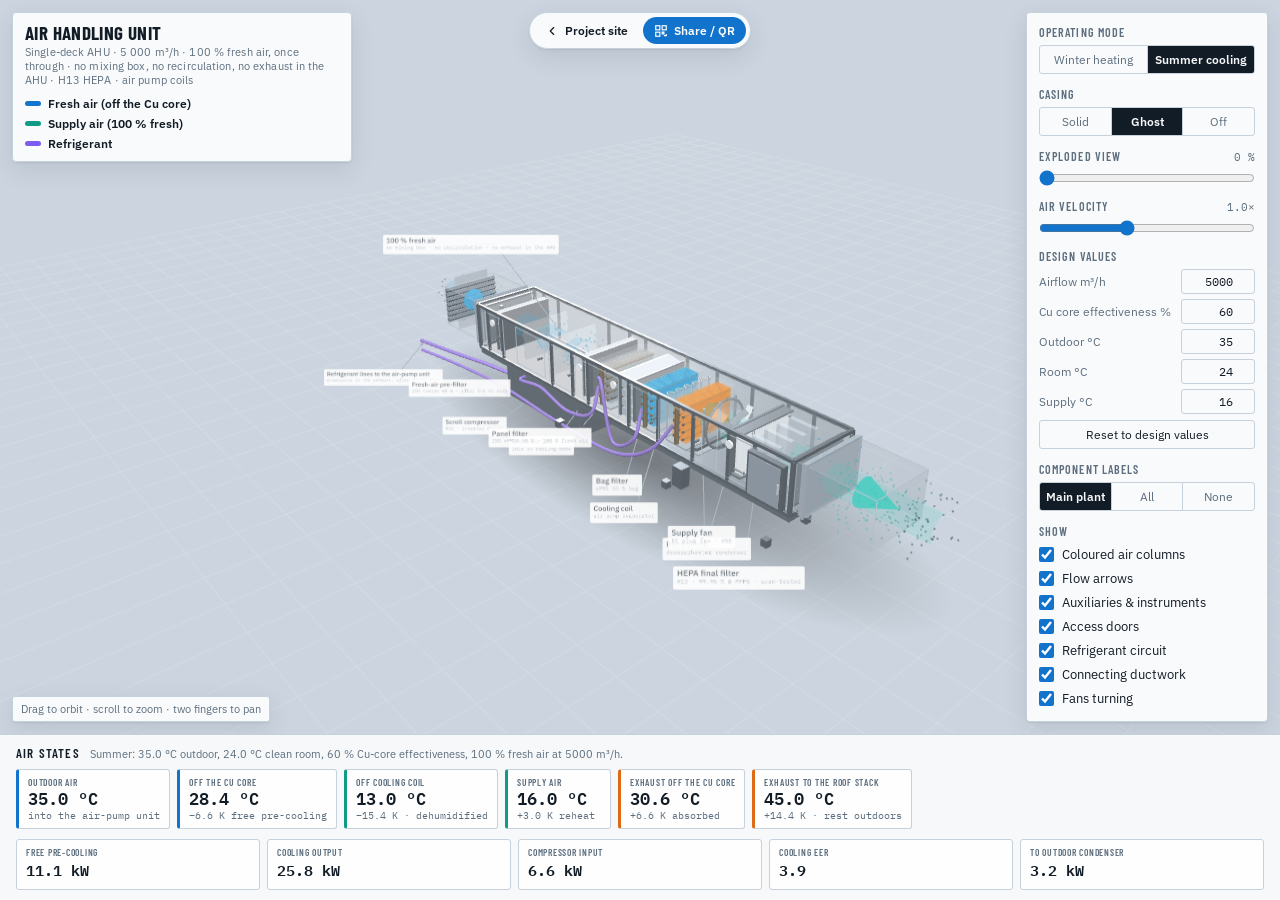
<file: simulators/ahu.html>
<!doctype html><html><head><meta charset=utf8><meta name=viewport content="width=device-width,initial-scale=1,viewport-fit=cover"><style>:root{color-scheme:light;box-sizing:border-box;padding-top:env(safe-area-inset-top,0px);padding-bottom:env(safe-area-inset-bottom,0px)}html{scroll-padding-top:env(safe-area-inset-top,0px)}body{margin:0;padding:0;font:14px -apple-system,BlinkMacSystemFont,sans-serif;background:#fff;color:#000}img{max-width:100%}[hidden]:not([hidden=until-found i]){display:none!important}</style></head><body>
<title>AHU Airflow Simulator</title>
<link rel="preconnect" href="https://fonts.gstatic.com" crossorigin>
<link rel="stylesheet" href="https://fonts.googleapis.com/css2?family=Barlow+Condensed:wght@500;600;700&family=IBM+Plex+Mono:wght@400;600&family=IBM+Plex+Sans:wght@400;500;600&display=swap">
<style>
/* Layout: full-bleed WebGL stage, floating legend at top-left, collapsible control rail at right,
   air-state strip pinned under the stage. Palette taken from galvanised sheet steel,
   duct-marking blue, duct-marking orange and a mixed-air teal. */
:root{
  --bg:#e9edf2; --panel:rgba(255,255,255,.88); --panel-solid:#f6f8fa;
  --ink:#121c26; --ink-dim:#5d6e7e; --line:#c6d1dc; --line-soft:#dde4ec;
  --fresh:#1273cc; --return:#dd6a14; --mix:#0f9c86; --refrig:#7c5cf0;
  --scene:#ccd5df; --floor:#b7c3cf; --metal:#9aaab9; --metal-dark:#6c7c8c; --glass:#aebecd;
  --shadow:0 1px 2px rgba(16,32,48,.08),0 8px 24px rgba(16,32,48,.10);
  --f-disp:"Barlow Condensed",ui-sans-serif,system-ui,sans-serif;
  --f-body:"IBM Plex Sans",ui-sans-serif,system-ui,sans-serif;
  --f-mono:"IBM Plex Mono",ui-monospace,SFMono-Regular,monospace;
}
@media (prefers-color-scheme:dark){:root:not([data-theme="light"]){
  --bg:#080c11; --panel:rgba(18,25,33,.86); --panel-solid:#121a23;
  --ink:#e7eef5; --ink-dim:#8ca0b3; --line:#27333f; --line-soft:#1b242e;
  --fresh:#49aeff; --return:#ff9143; --mix:#2fd6b4; --refrig:#a68bff;
  --scene:#0a1017; --floor:#0f1821; --metal:#55687a; --metal-dark:#39485a; --glass:#4a5e72;
  --shadow:0 1px 2px rgba(0,0,0,.5),0 10px 30px rgba(0,0,0,.45);
  color-scheme:dark;
}}
:root[data-theme="dark"]{
  --bg:#080c11; --panel:rgba(18,25,33,.86); --panel-solid:#121a23;
  --ink:#e7eef5; --ink-dim:#8ca0b3; --line:#27333f; --line-soft:#1b242e;
  --fresh:#49aeff; --return:#ff9143; --mix:#2fd6b4; --refrig:#a68bff;
  --scene:#0a1017; --floor:#0f1821; --metal:#55687a; --metal-dark:#39485a; --glass:#4a5e72;
  --shadow:0 1px 2px rgba(0,0,0,.5),0 10px 30px rgba(0,0,0,.45);
  color-scheme:dark;
}
html,body{height:100%}
body{background:var(--bg);color:var(--ink);font-family:var(--f-body);overflow:hidden}
*{box-sizing:border-box}
button,input,select{font:inherit;color:inherit}

#app{height:100%;display:grid;grid-template-rows:1fr auto;min-height:0}
#stage{position:relative;min-height:0;overflow:hidden}
#scene{display:block;width:100%;height:100%;touch-action:none}

.legend{position:absolute;top:12px;left:12px;max-width:min(58vw,340px);
  background:var(--panel);backdrop-filter:blur(10px);border:1px solid var(--line);
  border-radius:4px;padding:10px 12px;box-shadow:var(--shadow);pointer-events:none}
.legend h1{margin:0 0 2px;font-family:var(--f-disp);font-weight:700;font-size:19px;
  letter-spacing:.02em;text-transform:uppercase;text-wrap:balance;line-height:1.05}
.legend .sub{margin:0 0 9px;font-size:11px;color:var(--ink-dim);letter-spacing:.01em}
.keys{display:grid;gap:5px}
.key{display:flex;align-items:center;gap:7px;font-size:11.5px}
.sw{width:16px;height:5px;border-radius:3px;flex:none}
.key b{font-weight:600}

.rail{position:absolute;top:12px;right:12px;width:242px;max-height:calc(100% - 24px);
  overflow-y:auto;background:var(--panel);backdrop-filter:blur(10px);
  border:1px solid var(--line);border-radius:4px;box-shadow:var(--shadow);
  padding:12px;display:grid;gap:13px;align-content:start}
.grp{display:grid;gap:6px;min-width:0}
.grp>label,.lbl{font-family:var(--f-disp);font-size:12px;font-weight:600;letter-spacing:.09em;
  text-transform:uppercase;color:var(--ink-dim)}
.seg{display:flex;border:1px solid var(--line);border-radius:3px;overflow:hidden}
.seg button{flex:1 1 0;min-width:0;background:transparent;border:0;border-right:1px solid var(--line);
  padding:6px 4px;font-size:11.5px;cursor:pointer;color:var(--ink-dim);transition:background .15s,color .15s}
.seg button:last-child{border-right:0}
.seg button[aria-pressed="true"]{background:var(--ink);color:var(--panel-solid);font-weight:600}
.seg button:hover:not([aria-pressed="true"]){background:var(--line-soft)}
.checks{display:grid;gap:4px}
.chk{display:flex;align-items:center;gap:8px;font-size:12.5px;cursor:pointer;padding:2px 0}
.chk input{accent-color:var(--fresh);width:15px;height:15px;margin:0}
input[type=range]{width:100%;accent-color:var(--fresh);margin:0}
.row{display:flex;justify-content:space-between;align-items:baseline;gap:8px}
.row .val{font-family:var(--f-mono);font-size:11px;color:var(--ink-dim);font-variant-numeric:tabular-nums}
.btns{display:flex;gap:6px}
.btn{flex:1;background:transparent;border:1px solid var(--line);border-radius:3px;
  padding:7px 6px;font-size:12px;cursor:pointer;transition:background .15s}
.btn:hover{background:var(--line-soft)}
.btn.primary{background:var(--ink);color:var(--panel-solid);border-color:var(--ink);font-weight:600}
:focus-visible{outline:2px solid var(--fresh);outline-offset:2px}

.railToggle{position:absolute;top:12px;right:12px;display:none;z-index:3;
  background:var(--panel);border:1px solid var(--line);border-radius:3px;padding:8px 11px;
  font-family:var(--f-disp);font-size:13px;font-weight:600;letter-spacing:.07em;
  text-transform:uppercase;cursor:pointer;box-shadow:var(--shadow)}

.strip{border-top:1px solid var(--line);background:var(--panel-solid);
  padding:10px 16px calc(10px + env(safe-area-inset-bottom,0px));display:grid;gap:8px}
.striphead{display:flex;align-items:baseline;gap:10px;flex-wrap:wrap}
.striphead h2{margin:0;font-family:var(--f-disp);font-size:13px;font-weight:600;
  letter-spacing:.09em;text-transform:uppercase}
.striphead p{margin:0;font-size:11px;color:var(--ink-dim)}
.stations{display:flex;gap:7px;overflow-x:auto;padding-bottom:2px}
.st{flex:0 0 auto;min-width:106px;border:1px solid var(--line);border-radius:3px;
  padding:6px 9px;background:var(--panel);border-left-width:3px}
.st .n{font-size:9.5px;letter-spacing:.08em;text-transform:uppercase;color:var(--ink-dim);
  font-family:var(--f-disp);font-weight:600}
.st .t{font-family:var(--f-mono);font-size:17px;font-weight:600;font-variant-numeric:tabular-nums;
  line-height:1.25}
.st .d{font-size:10px;color:var(--ink-dim);font-family:var(--f-mono)}
.st.f{border-left-color:var(--fresh)}
.st.r{border-left-color:var(--return)}
.st.m{border-left-color:var(--mix)}
.kpis{display:flex;gap:7px;flex-wrap:wrap}
.kpi{flex:1 1 118px;border:1px solid var(--line);border-radius:3px;padding:6px 9px;background:var(--panel)}
.kpi .n{font-size:9.5px;letter-spacing:.08em;text-transform:uppercase;color:var(--ink-dim);
  font-family:var(--f-disp);font-weight:600}
.kpi .v{font-family:var(--f-mono);font-size:15px;font-weight:600;font-variant-numeric:tabular-nums}

.nums{display:grid;gap:5px}
.num{display:flex;align-items:center;justify-content:space-between;gap:8px;font-size:12px}
.num label{color:var(--ink-dim);min-width:0;flex:1 1 auto}
.num input{width:74px;flex:none;text-align:right;background:transparent;
  border:1px solid var(--line);border-radius:3px;padding:4px 6px;
  font-family:var(--f-mono);font-size:11.5px;font-variant-numeric:tabular-nums}
.num input:focus{border-color:var(--fresh)}
.reset{width:100%;background:transparent;border:1px solid var(--line);border-radius:3px;
  padding:6px;font-size:11.5px;cursor:pointer}
.reset:hover{background:var(--line-soft)}
.edited .v,.edited .t{color:var(--fresh)}
.hint{position:absolute;left:12px;bottom:12px;font-size:10.5px;color:var(--ink-dim);
  background:var(--panel);border:1px solid var(--line);border-radius:3px;padding:5px 8px;
  pointer-events:none;box-shadow:var(--shadow)}

@media (max-width:760px){
  .rail{top:auto;bottom:0;left:0;right:0;width:auto;max-height:62%;border-radius:4px 4px 0 0;
    border-left:0;border-right:0;border-bottom:0}
  .railToggle{display:block}
  .legend{max-width:calc(100% - 118px);padding:8px 10px}
  .legend h1{font-size:16px} .legend .sub{margin-bottom:7px}
  .hint{display:none}
  .st{min-width:94px}
}
@media (prefers-reduced-motion:reduce){*{transition:none!important}}
</style>

<div id="app">
  <div id="stage">
    <canvas id="scene"></canvas>

    <div class="legend">
      <h1>Air handling unit</h1>
      <p class="sub">Single-deck AHU · 5 000 m³/h · 100 % fresh air, once through · no mixing box, no recirculation, no exhaust in the AHU · H13 HEPA · air pump coils</p>
      <div class="keys">
        <div class="key"><span class="sw" style="background:var(--fresh)"></span><b>Fresh air (off the Cu core)</b></div>
        <div class="key"><span class="sw" style="background:var(--mix)"></span><b>Supply air (100 % fresh)</b></div>
        <div class="key"><span class="sw" style="background:var(--refrig)"></span><b>Refrigerant</b></div>
      </div>
    </div>

    <button class="railToggle" id="railToggle" aria-expanded="false" aria-controls="rail">Controls</button>

    <aside class="rail" id="rail">
      <div class="grp">
        <span class="lbl">Operating mode</span>
        <div class="seg" id="segSeason">
          <button data-v="winter" aria-pressed="false">Winter heating</button>
          <button data-v="summer" aria-pressed="true">Summer cooling</button>
        </div>
      </div>

      <div class="grp">
        <span class="lbl">Casing</span>
        <div class="seg" id="segCase">
          <button data-v="solid" aria-pressed="false">Solid</button>
          <button data-v="ghost" aria-pressed="true">Ghost</button>
          <button data-v="off" aria-pressed="false">Off</button>
        </div>
      </div>

      <div class="grp">
        <div class="row"><span class="lbl">Exploded view</span><span class="val" id="valExp">0 %</span></div>
        <input type="range" id="rngExp" min="0" max="100" value="0" step="1" aria-label="Exploded view">
      </div>

      <div class="grp">
        <div class="row"><span class="lbl">Air velocity</span><span class="val" id="valSpd">1.0×</span></div>
        <input type="range" id="rngSpd" min="0" max="250" value="100" step="5" aria-label="Air velocity">
      </div>

      <div class="grp">
        <span class="lbl">Design values</span>
        <div class="nums">
          <div class="num"><label for="inFlow">Airflow m³/h</label><input id="inFlow" type="number" step="100"></div>
          <div class="num"><label for="inEff">Cu core effectiveness %</label><input id="inEff" type="number" step="1"></div>
          <div class="num"><label for="inOat">Outdoor °C</label><input id="inOat" type="number" step="0.5"></div>
          <div class="num"><label for="inRoom">Room °C</label><input id="inRoom" type="number" step="0.5"></div>
          <div class="num"><label for="inSup">Supply °C</label><input id="inSup" type="number" step="0.5"></div>
        </div>
        <button class="reset" id="btnReset">Reset to design values</button>
      </div>

      <div class="grp">
        <span class="lbl">Component labels</span>
        <div class="seg" id="segLabels">
          <button data-v="key" aria-pressed="true">Main plant</button>
          <button data-v="all" aria-pressed="false">All</button>
          <button data-v="off" aria-pressed="false">None</button>
        </div>
      </div>

      <div class="grp">
        <span class="lbl">Show</span>
        <div class="checks">
          <label class="chk"><input type="checkbox" id="cbRibbon" checked> Coloured air columns</label>
          <label class="chk"><input type="checkbox" id="cbArrows" checked> Flow arrows</label>
          <label class="chk"><input type="checkbox" id="cbAux" checked> Auxiliaries &amp; instruments</label>
          <label class="chk"><input type="checkbox" id="cbDoors" checked> Access doors</label>
          <label class="chk"><input type="checkbox" id="cbRefrig" checked> Refrigerant circuit</label>
          <label class="chk"><input type="checkbox" id="cbDucts" checked> Connecting ductwork</label>
          <label class="chk"><input type="checkbox" id="cbSpin" checked> Fans turning</label>
        </div>
      </div>

      <div class="grp">
        <span class="lbl">View</span>
        <div class="seg" id="segView">
          <button data-v="iso" aria-pressed="true">Iso</button>
          <button data-v="front" aria-pressed="false">Front</button>
          <button data-v="top" aria-pressed="false">Top</button>
        </div>
        <div class="btns">
          <button class="btn primary" id="btnPlay" aria-pressed="true">Pause airflow</button>
        </div>
      </div>
    </aside>

    <div class="hint">Drag to orbit · scroll to zoom · two fingers to pan</div>
  </div>

  <div class="strip">
    <div class="striphead">
      <h2>Air states</h2>
      <p id="caseNote"></p>
    </div>
    <div class="stations" id="stations"></div>
    <div class="kpis" id="kpis"></div>
  </div>
</div>

<script src="../assets/vendor/three.min.js"></script>
<script>
(function(){
"use strict";
if(!window.THREE){document.querySelector('.legend').insertAdjacentHTML('beforeend','<p class="sub" style="margin-top:8px">3D library could not load.</p>');return;}

/* ---------------------------------------------------------------- tokens */
var css = getComputedStyle(document.documentElement);
function tok(n){ return css.getPropertyValue(n).trim(); }
function col(n){ return new THREE.Color(tok(n)); }
var T = {};
function readTokens(){
  css = getComputedStyle(document.documentElement);
  T.fresh=col('--fresh'); T.ret=col('--return'); T.mix=col('--mix'); T.refrig=col('--refrig');
  T.scene=col('--scene'); T.floor=col('--floor'); T.metal=col('--metal');
  T.metalDark=col('--metal-dark'); T.glass=col('--glass'); T.ink=tok('--ink');
  T.panel=tok('--panel-solid'); T.inkDim=tok('--ink-dim');
  T.dark = document.documentElement.getAttribute('data-theme')==='dark' ||
    (document.documentElement.getAttribute('data-theme')!=='light' &&
     window.matchMedia('(prefers-color-scheme:dark)').matches);
}
readTokens();

/* ------------------------------------------------------------- renderer  */
var canvas = document.getElementById('scene');
var stage  = document.getElementById('stage');
var renderer = new THREE.WebGLRenderer({canvas:canvas, antialias:true});
renderer.setPixelRatio(Math.min(2, window.devicePixelRatio||1));
renderer.outputEncoding = THREE.sRGBEncoding;

var scene = new THREE.Scene();
scene.background = T.scene.clone();

var camera = new THREE.PerspectiveCamera(42, 2, 0.1, 500);
var target = new THREE.Vector3(0, -0.4, 0);
var cam = {theta:0.84, phi:1.12, r:42};
var camGoal = {theta:0.84, phi:1.12, r:42};
function placeCamera(){
  var sp=Math.sin(cam.phi);
  camera.position.set(target.x+cam.r*sp*Math.sin(cam.theta),
                      target.y+cam.r*Math.cos(cam.phi),
                      target.z+cam.r*sp*Math.cos(cam.theta));
  camera.lookAt(target);
}

/* ---------------------------------------------------------------- lights */
var hemi=new THREE.HemisphereLight(0xffffff,0x404a55,0.85); scene.add(hemi);
var key =new THREE.DirectionalLight(0xffffff,0.75); key.position.set(10,15,12); scene.add(key);
var fill=new THREE.DirectionalLight(0xffffff,0.30); fill.position.set(-12,6,-9); scene.add(fill);
function tuneLights(){
  hemi.intensity=T.dark?0.50:0.85; key.intensity=T.dark?0.55:0.75; fill.intensity=T.dark?0.26:0.30;
}
tuneLights();

/* ------------------------------------------------------------- materials */
function std(c,o){ o=o||{}; return new THREE.MeshStandardMaterial({
  color:c, metalness:o.m!==undefined?o.m:0.55, roughness:o.r!==undefined?o.r:0.45,
  transparent:!!o.t, opacity:o.o!==undefined?o.o:1, side:o.side||THREE.FrontSide,
  depthWrite:o.dw!==undefined?o.dw:true, emissive:o.e||0x000000,
  emissiveIntensity:o.ei!==undefined?o.ei:1});}

var M = {
  panel : std(T.metal.clone(), {m:0.62,r:0.34,t:true,o:0.22,side:THREE.DoubleSide,dw:false}),
  frame : std(T.metalDark.clone(), {m:0.75,r:0.32}),
  inner : std(T.metal.clone(), {m:0.40,r:0.60,side:THREE.DoubleSide}),
  copper: std(new THREE.Color('#b9712f'), {m:0.9,r:0.3}),
  fin   : std(new THREE.Color('#aab6c0'), {m:0.5,r:0.55,t:true,o:0.85,side:THREE.DoubleSide}),
  coilHot : std(new THREE.Color('#d9541a'), {m:0.35,r:0.5,e:0x5a1d00,ei:0.75,t:true,o:0.78,side:THREE.DoubleSide}),
  coilCold: std(new THREE.Color('#1878cf'), {m:0.35,r:0.5,e:0x001f3d,ei:0.75,t:true,o:0.78,side:THREE.DoubleSide}),
  coilIdle: std(new THREE.Color('#8e9aa6'), {m:0.4,r:0.6,t:true,o:0.45,side:THREE.DoubleSide}),
  filter: std(new THREE.Color('#8e9aa6'), {m:0.1,r:0.9}),
  duct  : std(T.metal.clone(), {m:0.5,r:0.5,t:true,o:0.16,side:THREE.DoubleSide,dw:false}),
  refrig: std(T.refrig.clone(), {m:0.6,r:0.35,e:0x150a30,ei:0.5}),
  base  : std(T.metalDark.clone(), {m:0.7,r:0.4})
};

/* ------------------------------------------------------------- envelope  */
var unit=new THREE.Group(); scene.add(unit);
var explodables=[], labels=[], casingParts=[], spinners=[];
var L=20.0, H=4.6, D=3.4;
var X0=-L/2, X1=L/2, Y0=-H/2, Y1=H/2, Z0=-D/2, Z1=D/2;
var YS=-1.12;                   // supply deck centre line: a single deck, as on the clean-room rig
var YT=0.0;                     // roof of the single-deck 100 % fresh-air AHU
var YC=(Y0+YT)/2, HC=YT-Y0;     // casing centre line and height
var MIXX=-3.4;                  // where the fresh air turns to supply-air colour (display only)

function box(w,h,d,mat){ return new THREE.Mesh(new THREE.BoxGeometry(w,h,d), mat); }
function at(o,x,y,z){ o.position.set(x,y,z); return o; }

(function frame(){
  var t=0.14, g=new THREE.Group();
  function bar(w,h,d,x,y,z){ g.add(at(box(w,h,d,M.frame),x,y,z)); }
  [[Y0,Z0],[Y0,Z1],[YT,Z0],[YT,Z1]].forEach(function(p){ bar(L,t,t,0,p[0],p[1]); });
  [[X0,Z0],[X0,Z1],[X1,Z0],[X1,Z1]].forEach(function(p){ bar(t,HC,t,p[0],YC,p[1]); });
  [[X0,Y0],[X0,YT],[X1,Y0],[X1,YT]].forEach(function(p){ bar(t,t,D,p[0],p[1],0); });
  [-9.2,-8.0,-4.1,-2.6,-1.5,1.2,3.0,5.0,6.9,8.2].forEach(function(x){
    bar(t*0.8,HC,t*0.8,x,YC,Z0); bar(t*0.8,HC,t*0.8,x,YC,Z1);
  });
  unit.add(g);
})();

function panel(w,h,d,x,y,z,dir){
  var m=box(w,h,d,M.panel.clone()); at(m,x,y,z);
  unit.add(m); casingParts.push(m);
  explodables.push({obj:m, dir:dir.clone(), base:m.position.clone(), scale:3.6});
}
panel(L,HC,0.06, 0,YC,Z1, new THREE.Vector3(0,0,1));
panel(L,HC,0.06, 0,YC,Z0, new THREE.Vector3(0,0,-1));
panel(L,0.06,D, 0,YT,0, new THREE.Vector3(0,1,0));
panel(L,0.06,D, 0,Y0,0, new THREE.Vector3(0,-1,0));

/* --- base / machine compartment --- */
(function(){
  var g=new THREE.Group();
  g.add(at(box(L,0.30,D,M.base),0,Y0-0.17,0));
  g.add(at(box(5.8,1.70,D-0.4,M.base.clone()),-5.2,Y0-1.20,0));
  var comp=new THREE.Mesh(new THREE.CylinderGeometry(0.52,0.52,1.25,28), M.frame);
  at(comp,-6.2,Y0-1.15,0.35); g.add(comp);
  g.add(at(new THREE.Mesh(new THREE.CylinderGeometry(0.56,0.56,0.16,28),M.base),-6.2,Y0-0.48,0.35));
  g.add(at(box(0.9,0.26,0.26,M.refrig),-4.2,Y0-0.55,0.8));
  [-8.6,-3.0,3.0,8.6].forEach(function(x){
    [Z0+0.5,Z1-0.5].forEach(function(z){ g.add(at(box(0.3,0.34,0.3,M.frame),x,Y0-2.2,z)); });
  });
  unit.add(g);
  labels.push({text:'Scroll compressor', sub:'R32 · inverter driven',
    anchor:new THREE.Vector3(-6.2,Y0-1.15,0.35), off:new THREE.Vector3(-1.0,-1.0,1.6)});
  labels.push({text:'4-way reversing valve', sub:'heating ⇄ cooling', tier:'aux',
    anchor:new THREE.Vector3(-4.2,Y0-0.55,0.8), off:new THREE.Vector3(1.9,-1.2,1.4)});
})();

/* --- filtration --- */
function preFilter(x,y,label,sub,tier){
  var g=new THREE.Group();
  g.add(at(box(0.09,2.05,D-0.45,M.frame),x-0.14,y,0));
  for(var i=0;i<13;i++){
    var p=at(box(0.22,0.17,D-0.6,M.filter),x,y-0.96+i*0.16,0);
    p.rotation.z=(i%2?1:-1)*0.52; g.add(p);
  }
  g.add(at(box(0.09,2.05,D-0.45,M.frame),x+0.14,y,0));
  unit.add(g);
  explodables.push({obj:g, dir:new THREE.Vector3(0,y>0?1:-1,0.4).normalize(), base:new THREE.Vector3(0,0,0), scale:3.1});
  labels.push({text:label, sub:sub||'ISO Coarse 60 % panel', tier:tier,
    anchor:new THREE.Vector3(x,y,0), off:new THREE.Vector3(-0.6,y>0?1.5:-1.5,1.6)});
}
function bagFilter(x,y,label){
  var g=new THREE.Group();
  g.add(at(box(0.16,2.0,D-0.5,M.frame),x,y,0));
  for(var i=0;i<9;i++){
    var p=at(box(0.80,0.20,D-0.6,M.filter),x+0.48,y-0.88+i*0.22,0);
    p.rotation.z=(i%2?1:-1)*0.14; g.add(p);
  }
  g.add(at(box(0.10,2.0,D-0.5,M.frame),x+0.92,y,0));
  unit.add(g);
  explodables.push({obj:g, dir:new THREE.Vector3(0,y>0?1:-1,0.35).normalize(), base:new THREE.Vector3(0,0,0), scale:2.6});
  labels.push({text:label, sub:'ePM1 55 % bag',
    anchor:new THREE.Vector3(x+0.45,y,0), off:new THREE.Vector3(0.7,y>0?1.5:-1.5,1.6)});
}
function hepaFilter(x,y,label){
  var g=new THREE.Group();
  g.add(at(box(0.10,2.10,D-0.40,M.frame),x-0.18,y,0));          // gasketed holding frame
  var pm=std(new THREE.Color('#cfd6dc'),{m:0.1,r:0.9,t:true,o:0.95,side:THREE.DoubleSide});
  for(var i=0;i<26;i++) g.add(at(box(0.40,1.86,0.025,pm),x+0.12,y,-1.30+i*0.104));
  g.add(at(box(0.46,0.08,D-0.45,M.frame),x+0.12,y+0.96,0));
  g.add(at(box(0.46,0.08,D-0.45,M.frame),x+0.12,y-0.96,0));
  [-1,1].forEach(function(s){
    [-1,1].forEach(function(t){
      var c=new THREE.Mesh(new THREE.CylinderGeometry(0.05,0.05,0.5,10),M.frame);
      c.rotation.z=Math.PI/2; at(c,x+0.12,y+s*0.78,t*1.28); g.add(c);   // clamping screws
    });
  });
  unit.add(g);
  explodables.push({obj:g, dir:new THREE.Vector3(0,-1,0.45).normalize(), base:new THREE.Vector3(0,0,0), scale:2.8});
  labels.push({text:label, sub:'H13 · 99.95 % @ MPPS · scan-tested',
    anchor:new THREE.Vector3(x+0.1,y,0), off:new THREE.Vector3(0.9,-2.0,1.5)});
}

preFilter(-8.7, YS, 'Fresh-air pre-filter', 'ISO Coarse 60 % · after the Cu core');
preFilter(-2.0, YS, 'Panel filter', 'ISO ePM10 50 % · 100 % fresh air');
bagFilter( 0.3, YS, 'Bag filter');
hepaFilter( 7.0, YS, 'HEPA final filter');

/* --- 100 % fresh-air plenum where the mixing box and the AHU core used to be --- */
(function freshPlenum(){
  var g=new THREE.Group();
  var vm=std(T.glass.clone(),{m:0.4,r:0.6,t:true,o:0.35,side:THREE.DoubleSide});
  [-6.8,-4.6].forEach(function(x){ for(var j=0;j<4;j++){ var b=box(0.05,0.42,D-0.8,vm); at(b,x,YS-0.7+j*0.47,0); b.rotation.z=0.35; g.add(b); } });
  unit.add(g);
  labels.push({text:'100 % fresh air',sub:'no mixing box · no recirculation · no exhaust in the AHU',
    anchor:new THREE.Vector3(-5.7,YS+0.6,0), off:new THREE.Vector3(-1.2,2.2,1.5)});
})();

/* --- coils --- */
function coil(x,y,id,z,sz,host){
  z=z||0; sz=sz||1; host=host||unit;
  var g=new THREE.Group();
  var fins=new THREE.InstancedMesh(new THREE.BoxGeometry(0.80,1.75,0.02), M.fin, 26);
  var mtx=new THREE.Matrix4();
  for(var i=0;i<26;i++){ mtx.makeTranslation(0,0,(-1.25+i*0.1)*sz); fins.setMatrixAt(i,mtx); }
  g.add(fins); g.userData.fins=fins;
  for(var cx=0;cx<3;cx++) for(var cy=0;cy<5;cy++){
    var t=new THREE.Mesh(new THREE.CylinderGeometry(0.055,0.055,2.7*sz,10),M.copper);
    t.rotation.x=Math.PI/2; at(t,-0.26+cx*0.26,-0.7+cy*0.35,0); g.add(t);
  }
  g.add(at(new THREE.Mesh(new THREE.CylinderGeometry(0.1,0.1,1.9,14),M.copper),0,0,1.42*sz));
  g.add(at(box(1.1,1.95,(D-0.5)*sz,std(T.glass.clone(),{m:0.3,r:0.6,t:true,o:0.1,side:THREE.DoubleSide,dw:false})),0,0,0));
  g.add(at(box(1.2,0.08,(D-0.5)*sz,M.inner),0,-1.0,0));
  g.userData.id=id;
  g.position.set(x,y,z);
  host.add(g);
  explodables.push({obj:g, dir:new THREE.Vector3(0,y>0?1:-1,0.5).normalize(),
    base:new THREE.Vector3(x,y,z), scale:2.4});
  return g;
}
var coilPreheat = coil(-0.9, YS, 'preheat');
var coilCooling = coil( 1.9, YS, 'cooling');
var coilReheat  = coil( 3.8, YS, 'reheat');
var lblPre ={text:'Pre-heat coil', sub:'air pump condenser',
  anchor:new THREE.Vector3(-0.9,YS,0), off:new THREE.Vector3(-1.4,-1.9,1.4)};
var lblCool={text:'Cooling coil', sub:'idle in heating mode',
  anchor:new THREE.Vector3(1.9,YS,0), off:new THREE.Vector3(0.1,-2.3,1.4)};
var lblRe  ={text:'Reheat coil', sub:'idle in heating mode',
  anchor:new THREE.Vector3(3.8,YS,0), off:new THREE.Vector3(1.6,-1.9,1.4)};
labels.push(lblPre,lblCool,lblRe);

/* --- fans --- */
function fan(x,y,dirSign,label){
  var g=new THREE.Group(), rotor=new THREE.Group();
  var hub=new THREE.Mesh(new THREE.CylinderGeometry(0.27,0.27,0.52,20),M.frame);
  hub.rotation.z=Math.PI/2; rotor.add(hub);
  var bm=std(T.metal.clone(),{m:0.65,r:0.35,side:THREE.DoubleSide});
  for(var i=0;i<9;i++){
    var a=i/9*Math.PI*2, b=box(0.26,0.92,0.07,bm);
    b.position.set(0, Math.cos(a)*0.64, Math.sin(a)*0.64);
    b.rotation.x=-a; b.rotateY(0.55*dirSign); rotor.add(b);
  }
  at(rotor,x,y,0); g.add(rotor);
  spinners.push({obj:rotor, axis:'x', rate:dirSign*5.2});
  var cone=new THREE.Mesh(new THREE.CylinderGeometry(1.08,0.78,0.5,28,1,true),
    std(T.metal.clone(),{m:0.6,r:0.4,t:true,o:0.4,side:THREE.DoubleSide}));
  cone.rotation.z=Math.PI/2; at(cone,x-dirSign*0.55,y,0); g.add(cone);
  var ring=new THREE.Mesh(new THREE.TorusGeometry(1.08,0.05,8,32),M.frame);
  ring.rotation.y=Math.PI/2; at(ring,x-dirSign*0.8,y,0); g.add(ring);
  g.add(at(box(0.5,0.42,0.42,M.frame),x+dirSign*0.45,y,0));
  g.add(at(box(1.9,0.1,0.1,M.frame),x,y-0.98,0));
  unit.add(g);
  explodables.push({obj:g, dir:new THREE.Vector3(dirSign*0.6,y>0?0.8:-0.8,0.3).normalize(), base:new THREE.Vector3(0,0,0), scale:2.6});
  labels.push({text:label, sub:'EC plug fan · VSD',
    anchor:new THREE.Vector3(x,y,0), off:new THREE.Vector3(dirSign*0.5,y>0?1.6:-1.6,1.5)});
}
fan( 5.9, YS,  1, 'Supply fan');

/* --- dampers on the four openings --- */
function damper(x,y,label,sub){
  var g=new THREE.Group();
  var bm=std(T.metalDark.clone(),{m:0.7,r:0.4,side:THREE.DoubleSide});
  for(var i=0;i<6;i++){
    var b=box(0.06,0.30,D-0.7,bm); at(b,x,y-0.80+i*0.32,0); b.rotation.z=0.55; g.add(b);
  }
  g.add(at(box(0.12,0.10,D-0.6,M.frame),x,y+1.0,0));
  g.add(at(box(0.12,0.10,D-0.6,M.frame),x,y-1.0,0));
  unit.add(g);
  labels.push({text:label, sub:sub, tier:'aux',
    anchor:new THREE.Vector3(x,y,0), off:new THREE.Vector3(x<0?-1.7:1.7,y>0?1.3:-1.3,1.2)});
}
damper(X0+0.2, YS, 'Fresh-air inlet', 'from the air-pump Cu core');
damper(X1-0.2, YS, 'Supply air to the clean room', 'rectangular duct');

/* --- ductwork --- */
var ducts=new THREE.Group();
[[-1,YS],[1,YS]].forEach(function(p){
  var d=box(3.4,2.1,D-0.4,M.duct); at(d,p[0]*(L/2+1.7),p[1],0); ducts.add(d);
  var e=new THREE.LineSegments(new THREE.EdgesGeometry(d.geometry),
    new THREE.LineBasicMaterial({color:T.metalDark.clone(),transparent:true,opacity:0.55}));
  e.position.copy(d.position); ducts.add(e);
});
unit.add(ducts);

/* --- auxiliaries --- */
var aux=new THREE.Group(); unit.add(aux);
var doors=new THREE.Group(); unit.add(doors);

(function eliminator(){
  var g=new THREE.Group();
  var bm=std(T.glass.clone(),{m:0.4,r:0.5,t:true,o:0.62,side:THREE.DoubleSide});
  for(var i=0;i<12;i++){
    var b=box(0.30,1.80,0.05,bm); at(b,2.9,YS,-1.32+i*0.24);
    b.rotation.y=(i%2?0.55:-0.55); g.add(b);
  }
  g.add(at(box(0.44,0.07,D-0.5,M.inner),2.9,YS-0.96,0));
  aux.add(g);
  explodables.push({obj:g,dir:new THREE.Vector3(0,-1,0.4).normalize(),base:new THREE.Vector3(0,0,0),scale:2.2});
  labels.push({text:'Droplet eliminator',sub:'carry-over protection',tier:'aux',
    anchor:new THREE.Vector3(2.9,YS,0),off:new THREE.Vector3(-0.2,-2.4,1.2)});
})();

(function humidifier(){
  var g=new THREE.Group();
  var hm=std(new THREE.Color('#9fb6c7'),{m:0.85,r:0.28});
  for(var i=0;i<3;i++) g.add(at(new THREE.Mesh(new THREE.CylinderGeometry(0.055,0.055,1.65,10),hm),4.8,YS+0.05,-0.9+i*0.9));
  g.add(at(box(0.14,0.14,D-0.7,hm),4.8,YS-0.82,0));
  g.add(at(box(0.52,0.92,0.46,M.frame),4.8,Y0-0.55,Z1+0.42));
  g.add(at(box(0.56,0.07,D-0.5,M.inner),4.8,YS-0.95,0));
  aux.add(g);
  labels.push({text:'Steam humidifier',sub:'lance bank + drip tray',tier:'aux',
    anchor:new THREE.Vector3(4.8,YS,0),off:new THREE.Vector3(1.9,-2.2,1.0)});
})();

function attenuator(x,y,label){
  var g=new THREE.Group();
  var sm=std(T.metal.clone(),{m:0.25,r:0.85,t:true,o:0.55,side:THREE.DoubleSide});
  for(var i=0;i<4;i++) g.add(at(box(1.30,1.86,0.22,sm),x,y,-1.05+i*0.70));
  g.add(at(box(1.34,0.07,D-0.5,M.inner),x,y+(y>0?0.98:-0.98),0));
  aux.add(g);
  explodables.push({obj:g,dir:new THREE.Vector3(x>0?1:-1,0,0.3).normalize(),base:new THREE.Vector3(0,0,0),scale:2.4});
  labels.push({text:label,sub:'splitter attenuator',tier:'aux',
    anchor:new THREE.Vector3(x,y,0),off:new THREE.Vector3(x>0?1.5:-1.5,y>0?1.5:-1.5,1.2)});
}
attenuator( 8.2, YS, 'Supply attenuator');

function sensor(x,y,z,text,sub){
  var g=new THREE.Group();
  g.add(at(box(0.17,0.28,0.17,M.frame),x,y,z));
  g.add(at(new THREE.Mesh(new THREE.CylinderGeometry(0.03,0.03,0.8,8),M.frame),x,y-0.5,z));
  aux.add(g);
  labels.push({text:text,sub:sub,tier:'aux',anchor:new THREE.Vector3(x,y,z),
    off:new THREE.Vector3(0,y>0?1.3:-1.4,1.1)});
}
sensor( 7.2, YS+0.85, 0.75, 'Supply T + RH', 'cascade control');
sensor(-9.4, YS+0.85, 0.75, 'TT-109 off the Cu core', 'fresh air after the non-contact pre-heat / pre-cool');

(function gauges(){
  var gm=std(new THREE.Color('#d7dde3'),{m:0.2,r:0.7});
  [[-8.7,YS+0.55],[-2.0,YS+0.55],[0.3,YS+0.55],[7.0,YS+0.55]].forEach(function(p){
    var d=new THREE.Mesh(new THREE.CylinderGeometry(0.17,0.17,0.08,18),gm);
    d.rotation.x=Math.PI/2; at(d,p[0],p[1],Z1+0.08); aux.add(d);
  });
  labels.push({text:'Filter ΔP gauges',sub:'4 × 0–500 Pa',tier:'aux',
    anchor:new THREE.Vector3(0.3,YS+0.55,Z1+0.08),off:new THREE.Vector3(-0.8,-2.6,1.3)});
})();

(function controlPanel(){
  var g=new THREE.Group();
  g.add(at(box(1.7,1.9,0.26,M.frame),9.0,YC,Z1+0.22));
  g.add(at(box(1.5,1.7,0.03,std(T.metalDark.clone(),{m:0.4,r:0.6})),9.0,YC,Z1+0.37));
  g.add(at(new THREE.Mesh(new THREE.CylinderGeometry(0.05,0.05,0.4,10),M.inner),9.7,YC,Z1+0.4));
  aux.add(g);
  labels.push({text:'Control panel',sub:'BMS + EC fan drives',tier:'aux',
    anchor:new THREE.Vector3(9.0,YC,Z1+0.3),off:new THREE.Vector3(1.6,1.6,1.0)});
})();

(function weatherLouvres(){
  var bm=std(T.metalDark.clone(),{m:0.6,r:0.5,side:THREE.DoubleSide});
  [YS].forEach(function(y){                 // fresh-air intake only: no exhaust leaves through the AHU
    for(var i=0;i<7;i++){
      var b=box(0.22,0.17,D-0.45,bm); at(b,-(L/2+3.35),y-0.82+i*0.27,0);
      b.rotation.z=0.72; ducts.add(b);
    }
    var mesh=new THREE.Mesh(new THREE.PlaneGeometry(2.0,D-0.45),
      std(T.metal.clone(),{m:0.6,r:0.5,t:true,o:0.3,side:THREE.DoubleSide}));
    mesh.rotation.y=Math.PI/2; at(mesh,-(L/2+3.2),y,0); ducts.add(mesh);
  });
  labels.push({text:'Fresh-air louvre + bird mesh',sub:'intake face only',tier:'aux',
    anchor:new THREE.Vector3(-(L/2+3.35),YS,0),off:new THREE.Vector3(-1.2,1.9,1.2)});
  var fm=std(new THREE.Color('#5d6b78'),{m:0.1,r:0.95,t:true,o:0.85,side:THREE.DoubleSide});
  [[-1,YS],[1,YS]].forEach(function(p){
    for(var k=0;k<3;k++) ducts.add(at(box(0.07,2.2+k*0.06,D-0.3+k*0.05,fm), p[0]*(L/2+0.3+k*0.09), p[1], 0));
  });
})();

(function accessDoors(){
  var dm=new THREE.LineBasicMaterial({color:T.metalDark.clone(),transparent:true,opacity:0.8});
  function door(x,y,w){
    var g=new THREE.BufferGeometry().setFromPoints([
      new THREE.Vector3(x-w/2,y-0.95,Z1+0.05), new THREE.Vector3(x+w/2,y-0.95,Z1+0.05),
      new THREE.Vector3(x+w/2,y+0.95,Z1+0.05), new THREE.Vector3(x-w/2,y+0.95,Z1+0.05),
      new THREE.Vector3(x-w/2,y-0.95,Z1+0.05)]);
    doors.add(new THREE.Line(g,dm));
    var h1=new THREE.Mesh(new THREE.CylinderGeometry(0.05,0.05,0.26,10),M.frame);
    h1.rotation.x=Math.PI/2; at(h1,x+w/2-0.22,y,Z1+0.13); doors.add(h1);
  }
  [[-8.6,1.5],[-5.7,2.2],[-3.3,1.9],[-0.6,2.4],[2.1,2.0],[4.6,1.9],[7.5,2.3],[9.3,1.2]]
    .forEach(function(s){ door(s[0],YS,s[1]); });
})();

/* --- refrigerant pipework --- */
var refrig=new THREE.Group(), refrigCurves=[];
(function(){
  function run(points,r){
    var cv=new THREE.CatmullRomCurve3(points.map(function(p){return new THREE.Vector3(p[0],p[1],p[2]);}));
    refrig.add(new THREE.Mesh(new THREE.TubeGeometry(cv,72,r||0.075,10,false),M.refrig));
    refrigCurves.push(cv); return cv;
  }
  var zf=Z1+0.35;
  run([[-6.2,Y0-0.45,0.35],[-6.2,Y0-0.30,zf],[-4.6,Y0-0.15,zf],[-2.6,Y0-0.6,zf],[-0.9,YS-1.2,zf],[-0.9,YS,Z1-0.1]]);
  run([[-0.9,YS+0.4,Z1-0.1],[-0.2,YS+0.6,zf],[0.6,Y0-0.9,zf],[1.9,YS-1.3,zf],[1.9,YS,Z1-0.1]]);
  // the evaporator is in the air-pump unit, in the exhaust after the Cu core: the lines leave the AHU
  run([[3.8,YS,Z1-0.1],[3.0,YS-1.3,zf],[0.9,Y0-1.3,zf],[-3.2,Y0-1.5,zf],
       [-8.0,Y0-1.3,zf],[-11.2,Y0-1.1,zf+0.5],[-13.6,Y0-1.0,zf+1.0]]);
  run([[-13.6,Y0-0.45,zf+1.0],[-11.2,Y0-0.5,zf+0.5],[-9.6,Y0-0.6,zf],
       [-7.2,Y0-1.0,0.9],[-6.2,Y0-0.55,0.35]],0.09);
  labels.push({text:'Refrigerant lines to the air-pump unit', sub:'evaporator in the exhaust, after the Cu core',
    anchor:new THREE.Vector3(-13.6,Y0-0.7,zf+1.0), off:new THREE.Vector3(-0.8,-1.0,0.8)});
  refrig.add(at(box(0.34,0.34,0.34,M.frame),-3.2,Y0-1.5,zf));
  labels.push({text:'Electronic expansion valve', sub:'superheat control', tier:'aux',
    anchor:new THREE.Vector3(-3.2,Y0-1.5,zf), off:new THREE.Vector3(0.4,-1.1,0.9)});
  unit.add(refrig);
})();

/* --- ground --- */
(function(){
  var cv=document.createElement('canvas'); cv.width=cv.height=256;
  var ctx=cv.getContext('2d');
  var gr=ctx.createRadialGradient(128,128,10,128,128,126);
  gr.addColorStop(0,'rgba(0,0,0,0.42)'); gr.addColorStop(1,'rgba(0,0,0,0)');
  ctx.fillStyle=gr; ctx.fillRect(0,0,256,256);
  var sh=new THREE.Mesh(new THREE.PlaneGeometry(32,11),
    new THREE.MeshBasicMaterial({map:new THREE.CanvasTexture(cv),transparent:true,depthWrite:false}));
  sh.rotation.x=-Math.PI/2; sh.position.set(0,Y0-2.46,0); scene.add(sh);
  var grid=new THREE.GridHelper(96,48,T.floor.clone(),T.floor.clone());
  grid.material.transparent=true; grid.material.opacity=0.35;
  grid.position.y=Y0-2.5; scene.add(grid);
})();

/* --------------------------------------------------------------- labels */
function makeLabelSprite(text,sub){
  var dpr=2,pad=14,fs=30,ss=21,w=0;
  var cv=document.createElement('canvas'),ctx=cv.getContext('2d');
  ctx.font='600 '+fs+'px "IBM Plex Sans", sans-serif'; w=ctx.measureText(text).width;
  ctx.font='400 '+ss+'px "IBM Plex Mono", monospace'; w=Math.max(w,ctx.measureText(sub||'').width);
  var W=Math.ceil(w+pad*2), Hh=sub?Math.ceil(fs+ss+pad*2+6):Math.ceil(fs+pad*2);
  cv.width=W*dpr; cv.height=Hh*dpr; ctx.scale(dpr,dpr);
  ctx.fillStyle=T.dark?'rgba(14,20,27,0.88)':'rgba(255,255,255,0.90)';
  ctx.strokeStyle=T.dark?'rgba(130,155,180,0.45)':'rgba(40,60,80,0.25)';
  ctx.lineWidth=1.5;
  var rr=5;
  ctx.beginPath();
  ctx.moveTo(rr,0); ctx.lineTo(W-rr,0); ctx.quadraticCurveTo(W,0,W,rr);
  ctx.lineTo(W,Hh-rr); ctx.quadraticCurveTo(W,Hh,W-rr,Hh);
  ctx.lineTo(rr,Hh); ctx.quadraticCurveTo(0,Hh,0,Hh-rr);
  ctx.lineTo(0,rr); ctx.quadraticCurveTo(0,0,rr,0); ctx.closePath();
  ctx.fill(); ctx.stroke();
  ctx.fillStyle=T.ink; ctx.textBaseline='top';
  ctx.font='600 '+fs+'px "IBM Plex Sans", sans-serif'; ctx.fillText(text,pad,pad-2);
  if(sub){ ctx.fillStyle=T.inkDim; ctx.font='400 '+ss+'px "IBM Plex Mono", monospace';
    ctx.fillText(sub,pad,pad+fs+2); }
  var sp=new THREE.Sprite(new THREE.SpriteMaterial({map:new THREE.CanvasTexture(cv),
    transparent:true,depthTest:false,depthWrite:false}));
  sp.renderOrder=10; sp.scale.set(W*0.0105,Hh*0.0105,1);
  return sp;
}
var labelGroup=new THREE.Group(); labelGroup.renderOrder=10; scene.add(labelGroup);
var leaderMat=new THREE.LineBasicMaterial({color:T.metalDark.clone(),transparent:true,opacity:0.9});
var labelMode='key';
var REACH=2.0;                       // how far a callout stands off its part
function buildLabels(){
  while(labelGroup.children.length){
    var c=labelGroup.children.pop();
    if(c.material && c.material!==leaderMat){
      if(c.material.map) c.material.map.dispose(); c.material.dispose(); }
    if(c.geometry) c.geometry.dispose();
  }
  if(labelMode==='off') return;
  labels.filter(function(d){ return labelMode==='all' || d.tier!=='aux'; }).forEach(function(d){
    var sp=makeLabelSprite(d.text,d.sub);
    var p=d.anchor.clone().add(d.off.clone().multiplyScalar(REACH));
    sp.position.copy(p); labelGroup.add(sp);
    var knee=d.anchor.clone().lerp(p,0.72);          // elbowed leader reads better
    knee.y=p.y;
    labelGroup.add(new THREE.Line(
      new THREE.BufferGeometry().setFromPoints([d.anchor.clone(),knee,p.clone()]), leaderMat));
    var dot=new THREE.Mesh(new THREE.SphereGeometry(0.085,10,8),
      new THREE.MeshBasicMaterial({color:leaderMat.color}));
    dot.position.copy(d.anchor); dot.renderOrder=9; labelGroup.add(dot);
  });
}
function refreshLabels(){ buildLabels(); labelGroup.visible=labelMode!=='off'; }
refreshLabels();

/* ------------------------------------------------------------ air paths */
function path(pts){
  var v=[],r=[],cum=[0],total=0;
  pts.forEach(function(p){ v.push(new THREE.Vector3(p[0],p[1],p[2])); r.push(p[3]); });
  for(var i=0;i<v.length-1;i++){ total+=v[i].distanceTo(v[i+1]); cum.push(total); }
  return {v:v,r:r,cum:cum,total:total,pts:pts};
}
var _tmp=new THREE.Vector3();
function sample(p,s,out){
  var cum=p.cum,i=1;
  while(i<cum.length-1 && cum[i]<s) i++;
  var span=cum[i]-cum[i-1]||1, t=(s-cum[i-1])/span;
  out.lerpVectors(p.v[i-1],p.v[i],t);
  return p.r[i-1]+(p.r[i]-p.r[i-1])*t;
}
var RW=1.12, RN=0.72;

/* the supply train, shared by outdoor air and recirculated air */
var TRAIN=[
  [-2.6,YS,0,0.88],[-2.0,YS,0,0.86],[-0.9,YS,0,0.80],[ 0.3,YS,0,0.86],[ 1.2,YS,0,0.86],
  [ 1.9,YS,0,0.78],[ 2.9,YS,0,0.76],[ 3.8,YS,0,0.78],[ 4.8,YS,0,0.84],
  [ 5.5,YS,0,RN],[ 5.9,YS,0,0.45],[ 6.5,YS,0,0.95],[ 7.1,YS,0,0.74],
  [ 8.2,YS,0,0.82],[ 9.1,YS,0,0.95],[10.0,YS,0,RW],[15.0,YS,0,RW]
];
var supplyPath = path([
  [-15.0,YS,0,RW],[-10.6,YS,0,RW],[-9.8,YS,0,1.00],[-8.7,YS,0,0.90],
  [-7.1,YS,0,0.84],[-5.7,YS,0,0.80],[-4.3,YS,0,0.84],[-3.9,YS,0,0.88]
].concat(TRAIN));
/* ------------------------------------------------- coloured air columns */
var ribbons=new THREE.Group(); scene.add(ribbons);
function ribbon(pts,color,rad,op){
  var cv=new THREE.CatmullRomCurve3(pts.map(function(p){return new THREE.Vector3(p[0],p[1],p[2]);}));
  var m=new THREE.Mesh(new THREE.TubeGeometry(cv,110,rad,16,false),
    new THREE.MeshBasicMaterial({color:color,transparent:true,opacity:op,depthWrite:false}));
  m.renderOrder=3; ribbons.add(m); return m;
}
var ribbonDefs=[
  {pts:supplyPath.pts.slice(0,8), c:'fresh', r:0.62, o:0.17},
  {pts:TRAIN,                      c:'mix',   r:0.58, o:0.17}
];
function buildRibbons(){
  while(ribbons.children.length){
    var c=ribbons.children.pop(); c.geometry.dispose(); c.material.dispose();
  }
  ribbonDefs.forEach(function(d){
    ribbon(d.pts, d.c==='fresh'?T.fresh:(d.c==='ret'?T.ret:T.mix), d.r, d.o);
  });
}
buildRibbons();

/* big flow arrows at the terminals, as on the reference drawings */
var arrows=new THREE.Group(); scene.add(arrows);
var arrowDefs=[
  {p:[-12.6,YS,0], rz:-Math.PI/2, c:'fresh'},
  {p:[ 12.6,YS,0], rz:-Math.PI/2, c:'mix'}
];
function buildArrows(){
  while(arrows.children.length){
    var c=arrows.children.pop(); c.geometry.dispose(); c.material.dispose();
  }
  arrowDefs.forEach(function(d){
    var m=new THREE.Mesh(new THREE.ConeGeometry(0.62,1.5,22),
      new THREE.MeshBasicMaterial({color:d.c==='fresh'?T.fresh:(d.c==='ret'?T.ret:T.mix),
        transparent:true,opacity:0.85}));
    m.position.set(d.p[0],d.p[1],d.p[2]); m.rotation.z=d.rz; arrows.add(m);
  });
}
buildArrows();

/* --------------------------------------------------------------- streams */
function makeDot(){
  var cv=document.createElement('canvas'); cv.width=cv.height=64;
  var ctx=cv.getContext('2d');
  var g=ctx.createRadialGradient(32,32,0,32,32,32);
  g.addColorStop(0,'rgba(255,255,255,1)');
  g.addColorStop(0.35,'rgba(255,255,255,0.85)');
  g.addColorStop(1,'rgba(255,255,255,0)');
  ctx.fillStyle=g; ctx.fillRect(0,0,64,64);
  return new THREE.CanvasTexture(cv);
}
var dotTex=makeDot();

function stream(p,kind,count,mixes){
  var geo=new THREE.BufferGeometry();
  geo.setAttribute('position',new THREE.BufferAttribute(new Float32Array(count*3),3));
  geo.setAttribute('color',new THREE.BufferAttribute(new Float32Array(count*3),3));
  var mat=new THREE.PointsMaterial({size:0.19,map:dotTex,vertexColors:true,
    transparent:true,opacity:0.98,depthWrite:false,sizeAttenuation:true});
  var pts=new THREE.Points(geo,mat); pts.renderOrder=5; scene.add(pts);
  var P=[];
  for(var i=0;i<count;i++) P.push({s:Math.random()*p.total,oy:Math.random()*2-1,
    oz:Math.random()*2-1,ph:Math.random()*6.283,sp:0.9+Math.random()*0.25});
  return {path:p,parts:P,geo:geo,mat:mat,obj:pts,kind:kind,count:count,mixes:!!mixes};
}
var BASE=(window.innerWidth<760)?780:1300;
var sFresh   = stream(supplyPath,  'fresh', BASE, true);
var STREAMS=[sFresh];
var _c=new THREE.Color();

function updateStream(st,dt,speed){
  var pos=st.geo.attributes.position.array, cols=st.geo.attributes.color.array;
  var base=(st.kind==='fresh')?T.fresh:T.ret, tot=st.path.total;
  for(var i=0;i<st.count;i++){
    var q=st.parts[i];
    var rad=sample(st.path,q.s,_tmp);
    q.s += dt*speed*q.sp*(3.0/Math.max(rad,0.35));
    if(q.s>tot) q.s-=tot;
    var w=0.86+0.14*Math.sin(time*2.2+q.ph);
    var px=_tmp.x, py=_tmp.y+q.oy*rad*w, pz=_tmp.z+q.oz*rad*w*1.25;
    pos[i*3]=px; pos[i*3+1]=py; pos[i*3+2]=pz;
    // colour: the fresh air takes the supply-air colour once it is in the conditioning train
    _c.copy(base);
    if(st.mixes && py<-0.35){
      var f=(px-(MIXX-0.3))/1.4; f=f<0?0:(f>1?1:f);
      _c.lerp(T.mix,f);
    }
    var edge=Math.min(q.s,tot-q.s), e=Math.min(1,edge/2.4); e=e*e*(3-2*e);
    cols[i*3]=_c.r*e; cols[i*3+1]=_c.g*e; cols[i*3+2]=_c.b*e;
  }
  st.geo.attributes.position.needsUpdate=true;
  st.geo.attributes.color.needsUpdate=true;
}

var refDots=(function(){
  var per=24,n=refrigCurves.length*per;
  var geo=new THREE.BufferGeometry();
  geo.setAttribute('position',new THREE.BufferAttribute(new Float32Array(n*3),3));
  var mat=new THREE.PointsMaterial({size:0.2,map:dotTex,color:T.refrig.clone(),
    transparent:true,opacity:0.95,depthWrite:false,sizeAttenuation:true});
  var pts=new THREE.Points(geo,mat); pts.renderOrder=6; scene.add(pts);
  return {geo:geo,mat:mat,obj:pts,per:per,t:0};
})();
function updateRefrig(dt,speed,dir){
  refDots.t=(refDots.t+dt*speed*0.08)%1;
  var arr=refDots.geo.attributes.position.array,k=0,v=new THREE.Vector3();
  for(var c=0;c<refrigCurves.length;c++) for(var i=0;i<refDots.per;i++){
    refrigCurves[c].getPointAt((i/refDots.per+refDots.t*dir+10)%1, v);
    arr[k++]=v.x; arr[k++]=v.y; arr[k++]=v.z;
  }
  refDots.geo.attributes.position.needsUpdate=true;
}

/* -------------------------------------------------------------- physics */
/* -------------------------------------------------------------- physics */
/* Everything in the strip below is calculated from these values, so editing
   one in the panel re-runs the whole air-state train. */
var P={ flow:5000, eff:60,
  winter:{oat:-2, room:22, sup:22},
  summer:{oat:35, room:24, sup:16} };
var P0=JSON.parse(JSON.stringify(P));

var MODE={
  winter:{
    coils:{preheat:'hot',cooling:'idle',reheat:'idle'},
    lbl:{preheat:['Pre-heat coil','air pump condenser'],
         cooling:['Cooling coil','idle in heating mode'],
         reheat:['Reheat coil','idle in heating mode']},
    dir:1},
  summer:{
    coils:{preheat:'idle',cooling:'cold',reheat:'hot'},
    lbl:{preheat:['Pre-heat coil','idle in cooling mode'],
         cooling:['Cooling coil','air pump evaporator'],
         reheat:['Reheat coil','desuperheater condenser']},
    dir:-1}
};

function kw(v){ return (Math.round(v*10)/10).toFixed(1)+' kW'; }
function dK(v){ return (v>=0?'+':'−')+Math.abs(v).toFixed(1)+' K'; }

/* 100 % fresh air, once through. The fresh air reaches the AHU already pre-heated / pre-cooled
   by the air-pump unit's Cu plate core (effectiveness e, no contact with the exhaust). The AHU
   then only has to trim it to the supply set point; the air pump's other coil sits in the
   exhaust after the Cu core, the only exhaust path. */
function compute(season){
  var s=P[season], CAP=P.flow*1.2*1.006/3600, e=P.eff/100;
  var head=P.eff+' % Cu-core effectiveness, 100 % fresh air at '+P.flow+' m³/h.';
  if(season==='winter'){
    var T1=s.oat+e*(s.room-s.oat);            // fresh air off the Cu core
    var Qpre=Math.max(0,CAP*(s.sup-T1));      // pre-heat coil duty
    var Qfree=CAP*(T1-s.oat);
    var T2=s.room-e*(s.room-s.oat);           // exhaust off the Cu core
    var Tc=s.sup+8, Te=T2-8;                  // condensing / evaporating
    var COP=Math.max(2,Math.min(8,0.50*(Tc+273.15)/Math.max(Tc-Te,5)));
    var W=Qpre/COP, Qev=Qpre-W;
    var Texh=T2-Qev/CAP;
    return {note:'Winter: '+s.oat.toFixed(1)+' °C outdoor, '+s.room.toFixed(1)+' °C clean room, '+head,
      st:[['f','Outdoor air',s.oat,'into the air-pump unit'],
          ['f','Off the Cu core',T1,dK(T1-s.oat)+' free, no contact'],
          ['m','Supply air',s.sup,dK(s.sup-T1)+' pre-heat coil'],
          ['r','Clean-room exhaust',s.room,'100 % of the supply'],
          ['r','Exhaust off the Cu core',T2,dK(T2-s.room)+' given up'],
          ['r','Exhaust to the roof stack',Texh,dK(Texh-T2)+' to the evaporator']],
      kpi:[['Free recovered heat',kw(Qfree)],['Air pump output',kw(Qpre)],
           ['Compressor input',kw(W)],['Heating COP',COP.toFixed(1)]]};
  }
  var U1=s.oat-e*(s.oat-s.room);              // fresh air off the Cu core
  var Ucc=s.sup-3;                            // off the cooling coil, before reheat
  var Qcool=Math.max(0,CAP*(U1-Ucc));
  var Qrh=CAP*(s.sup-Ucc);
  var Ufree=CAP*(s.oat-U1);
  var U2=s.room+e*(s.oat-s.room);             // exhaust off the Cu core
  var Ue=Ucc-6, Uc=U2+12;
  var EER=Math.max(2,Math.min(7,0.50*(Ue+273.15)/Math.max(Uc-Ue,5)));
  var Ws=Qcool/EER, Qrej=Math.max(0,Qcool+Ws-Qrh);
  /* the exhaust can only carry so much before it runs too hot; whatever the
     air cannot take is rejected through an outdoor condenser instead */
  var UexhMax=45, Qair=Math.max(0,CAP*(UexhMax-U2));
  var Qout=Math.max(0,Qrej-Qair);
  var Uexh=U2+Math.min(Qrej,Qair)/CAP;
  return {note:'Summer: '+s.oat.toFixed(1)+' °C outdoor, '+s.room.toFixed(1)+' °C clean room, '+head,
    st:[['f','Outdoor air',s.oat,'into the air-pump unit'],
        ['f','Off the Cu core',U1,dK(U1-s.oat)+' free pre-cooling'],
        ['m','Off cooling coil',Ucc,dK(Ucc-U1)+' · dehumidified'],
        ['m','Supply air',s.sup,dK(s.sup-Ucc)+' reheat'],
        ['r','Exhaust off the Cu core',U2,dK(U2-s.room)+' absorbed'],
        ['r','Exhaust to the roof stack',Uexh,Qout>0.1?dK(Uexh-U2)+' · rest outdoors':dK(Uexh-U2)+' rejected']],
    kpi:[['Free pre-cooling',kw(Ufree)],['Cooling output',kw(Qcool)],
         ['Compressor input',kw(Ws)],['Cooling EER',EER.toFixed(1)],
         ['To outdoor condenser',kw(Qout)]]};
}

var stationsEl=document.getElementById('stations');
var kpisEl=document.getElementById('kpis');
var noteEl=document.getElementById('caseNote');
function renderData(mode){
  var d=compute(mode);
  noteEl.textContent=d.note;
  stationsEl.innerHTML=d.st.map(function(s){
    return '<div class="st '+s[0]+'"><div class="n">'+s[1]+'</div>'+
           '<div class="t">'+s[2].toFixed(1)+' °C</div><div class="d">'+s[3]+'</div></div>';
  }).join('');
  kpisEl.innerHTML=d.kpi.map(function(k){
    return '<div class="kpi"><div class="n">'+k[0]+'</div><div class="v">'+k[1]+'</div></div>';
  }).join('');
}

/* --------------------------------------------------------------- state  */
var state={season:'summer',casing:'ghost',explode:0,speed:1,
  doors:true,refrig:true,ducts:true,spin:true,playing:true};
var COILS={preheat:coilPreheat,cooling:coilCooling,reheat:coilReheat};
var COILLBL={preheat:lblPre,cooling:lblCool,reheat:lblRe};

function applySeason(){
  var d=MODE[state.season];
  if(document.getElementById('inFlow')) loadFields();
  Object.keys(COILS).forEach(function(k){
    var role=d.coils[k];
    COILS[k].userData.fins.material = role==='hot'?M.coilHot:(role==='cold'?M.coilCold:M.coilIdle);
    COILLBL[k].text=d.lbl[k][0]; COILLBL[k].sub=d.lbl[k][1];
  });
  refreshLabels();
  renderData(state.season);
}
function applyCasing(){
  casingParts.forEach(function(m){
    if(state.casing==='off'){ m.visible=false; }
    else { m.visible=true; m.material.opacity=state.casing==='solid'?0.78:0.2; }
  });
  doors.visible = state.doors && state.casing!=='off';
}
function applyExplode(){
  var a=state.explode;
  explodables.forEach(function(e){
    var s=(e.scale||2.5)*a;
    e.obj.position.set(e.base.x+e.dir.x*s, e.base.y+e.dir.y*s, e.base.z+e.dir.z*s);
  });
  casingParts.forEach(function(m){
    if(state.casing!=='off') m.material.opacity=(state.casing==='solid'?0.78:0.2)*(1-a*0.75);
  });
  ribbons.visible = document.getElementById('cbRibbon').checked && a<0.25;
}

/* ------------------------------------------------------------- controls */
function seg(id,fn){
  var el=document.getElementById(id);
  el.addEventListener('click',function(ev){
    var b=ev.target.closest('button'); if(!b) return;
    Array.prototype.forEach.call(el.querySelectorAll('button'),function(x){
      x.setAttribute('aria-pressed',String(x===b)); });
    fn(b.dataset.v);
  });
}
seg('segSeason',function(v){ state.season=v; applySeason(); });
seg('segCase',  function(v){ state.casing=v; applyCasing(); applyExplode(); });
seg('segLabels',function(v){ labelMode=v; refreshLabels(); });
seg('segView',  function(v){
  if(v==='iso')  { camGoal.theta=0.84; camGoal.phi=1.12; camGoal.r=42; }
  if(v==='front'){ camGoal.theta=0.0;  camGoal.phi=1.5708; camGoal.r=38; }
  if(v==='top')  { camGoal.theta=0.0;  camGoal.phi=0.16; camGoal.r=42; }
});
var rngExp=document.getElementById('rngExp'),valExp=document.getElementById('valExp');
rngExp.addEventListener('input',function(){
  state.explode=+rngExp.value/100; valExp.textContent=rngExp.value+' %'; applyExplode(); });
var rngSpd=document.getElementById('rngSpd'),valSpd=document.getElementById('valSpd');
rngSpd.addEventListener('input',function(){
  state.speed=+rngSpd.value/100; valSpd.textContent=state.speed.toFixed(1)+'×'; });
document.getElementById('cbRibbon').addEventListener('change',function(e){
  ribbons.visible=e.target.checked && state.explode<0.25; });
document.getElementById('cbArrows').addEventListener('change',function(e){
  arrows.visible=e.target.checked; });
document.getElementById('cbAux').addEventListener('change',function(e){
  aux.visible=e.target.checked; });
document.getElementById('cbDoors').addEventListener('change',function(e){
  state.doors=e.target.checked; doors.visible=state.doors && state.casing!=='off'; });
document.getElementById('cbRefrig').addEventListener('change',function(e){
  state.refrig=e.target.checked; refrig.visible=state.refrig; refDots.obj.visible=state.refrig; });
document.getElementById('cbDucts').addEventListener('change',function(e){
  state.ducts=e.target.checked; ducts.visible=state.ducts; });
document.getElementById('cbSpin').addEventListener('change',function(e){
  state.spin=e.target.checked; });
var btnPlay=document.getElementById('btnPlay');
btnPlay.addEventListener('click',function(){
  state.playing=!state.playing;
  btnPlay.textContent=state.playing?'Pause airflow':'Play airflow';
  btnPlay.setAttribute('aria-pressed',String(state.playing));
});
var railToggle=document.getElementById('railToggle'),rail=document.getElementById('rail');
function syncRail(){
  if(window.innerWidth<=760){ rail.hidden=railToggle.getAttribute('aria-expanded')!=='true'; }
  else { rail.hidden=false; }
}
railToggle.addEventListener('click',function(){
  var open=railToggle.getAttribute('aria-expanded')==='true';
  railToggle.setAttribute('aria-expanded',String(!open));
  railToggle.textContent=!open?'Close':'Controls';
  syncRail();
});

/* ------------------------------------------------- editable design values */
function loadFields(){
  var s=P[state.season];
  document.getElementById('inFlow').value=P.flow;
  document.getElementById('inEff').value=P.eff;
  document.getElementById('inOat').value=s.oat;
  document.getElementById('inRoom').value=s.room;
  document.getElementById('inSup').value=s.sup;
}
function bindField(id,key,perSeason,lo,hi){
  var el=document.getElementById(id);
  el.addEventListener('input',function(){
    var v=parseFloat(el.value);
    if(isNaN(v)) return;
    v=Math.max(lo,Math.min(hi,v));
    if(perSeason) P[state.season][key]=v; else P[key]=v;
    renderData(state.season);
  });
  el.addEventListener('blur',function(){ loadFields(); });
}
bindField('inFlow','flow',false,500,40000);
bindField('inEff','eff',false,0,95);
bindField('inOat','oat',true,-30,55);
bindField('inRoom','room',true,5,40);
bindField('inSup','sup',true,5,45);
document.getElementById('btnReset').addEventListener('click',function(){
  P=JSON.parse(JSON.stringify(P0)); loadFields(); renderData(state.season);
});
loadFields();

/* --------------------------------------------------------- orbit input */
var drag=null,pinch=null;
canvas.addEventListener('pointerdown',function(e){
  canvas.setPointerCapture(e.pointerId);
  drag={x:e.clientX,y:e.clientY,pan:e.shiftKey||e.button===2};
});
canvas.addEventListener('pointermove',function(e){
  if(!drag) return;
  var dx=e.clientX-drag.x,dy=e.clientY-drag.y;
  drag.x=e.clientX; drag.y=e.clientY;
  if(drag.pan){
    var right=new THREE.Vector3().setFromMatrixColumn(camera.matrix,0);
    var up=new THREE.Vector3().setFromMatrixColumn(camera.matrix,1);
    var k=cam.r*0.0016;
    target.addScaledVector(right,-dx*k); target.addScaledVector(up,dy*k);
  } else {
    camGoal.theta-=dx*0.006;
    camGoal.phi=Math.max(0.12,Math.min(Math.PI-0.12,camGoal.phi-dy*0.006));
  }
});
['pointerup','pointercancel','pointerleave'].forEach(function(ev){
  canvas.addEventListener(ev,function(){ drag=null; });
});
canvas.addEventListener('contextmenu',function(e){ e.preventDefault(); });
canvas.addEventListener('wheel',function(e){
  e.preventDefault();
  camGoal.r=Math.max(11,Math.min(90,camGoal.r*(1+Math.sign(e.deltaY)*0.09)));
},{passive:false});
canvas.addEventListener('touchstart',function(e){
  if(e.touches.length===2){
    pinch=Math.hypot(e.touches[0].clientX-e.touches[1].clientX,
                     e.touches[0].clientY-e.touches[1].clientY); drag=null;
  }
},{passive:true});
canvas.addEventListener('touchmove',function(e){
  if(e.touches.length===2&&pinch){
    var d=Math.hypot(e.touches[0].clientX-e.touches[1].clientX,
                     e.touches[0].clientY-e.touches[1].clientY);
    camGoal.r=Math.max(11,Math.min(90,camGoal.r*(pinch/d))); pinch=d;
  }
},{passive:true});
canvas.addEventListener('touchend',function(){ pinch=null; });

function resize(){
  var w=stage.clientWidth,h=stage.clientHeight;
  if(!w||!h) return;
  renderer.setSize(w,h,false);
  camera.aspect=w/h; camera.updateProjectionMatrix();
  syncRail();
}
window.addEventListener('resize',resize);

/* ---------------------------------------------------------------- theme */
function retheme(){
  readTokens(); tuneLights();
  scene.background=T.scene.clone();
  M.panel.color=T.metal.clone(); M.frame.color=T.metalDark.clone();
  M.inner.color=T.metal.clone(); M.base.color=T.metalDark.clone();
  M.duct.color=T.metal.clone(); M.refrig.color=T.refrig.clone();
  refDots.mat.color=T.refrig.clone(); leaderMat.color=T.metalDark.clone();
  buildRibbons(); buildArrows();
  ribbons.visible=document.getElementById('cbRibbon').checked && state.explode<0.25;
  arrows.visible=document.getElementById('cbArrows').checked;
  refreshLabels();
}
if(window.matchMedia){
  var mq=window.matchMedia('(prefers-color-scheme:dark)');
  if(mq.addEventListener) mq.addEventListener('change',retheme);
}
new MutationObserver(retheme).observe(document.documentElement,{attributes:true,attributeFilter:['data-theme']});

/* ----------------------------------------------------------------- loop */
var clock=new THREE.Clock(),time=0;
if(window.matchMedia && window.matchMedia('(prefers-reduced-motion:reduce)').matches){
  state.playing=false; btnPlay.textContent='Play airflow'; btnPlay.setAttribute('aria-pressed','false');
}
function frame(){
  requestAnimationFrame(frame);
  var dt=Math.min(clock.getDelta(),0.05);
  time+=dt;
  cam.theta+=(camGoal.theta-cam.theta)*0.14;
  cam.phi  +=(camGoal.phi-cam.phi)*0.14;
  cam.r    +=(camGoal.r-cam.r)*0.14;
  placeCamera();
  if(state.playing){
    for(var i=0;i<STREAMS.length;i++) updateStream(STREAMS[i],dt,state.speed);
    if(state.refrig) updateRefrig(dt,state.speed,MODE[state.season].dir);
    if(state.spin) spinners.forEach(function(s){
      if(s.obj.visible===false) return;
      s.obj.rotation[s.axis]+=dt*s.rate*state.speed;
    });
  }
  renderer.render(scene,camera);
}

if(document.fonts && document.fonts.ready) document.fonts.ready.then(function(){ refreshLabels(); });
applySeason(); applyCasing(); applyExplode();
resize();
for(var i0=0;i0<STREAMS.length;i0++) updateStream(STREAMS[i0],0,0);
updateRefrig(0,0,1);
frame();
})();
</script>

<script src="../assets/vendor/qrcode.js"></script>
<script src="../assets/js/sim-bridge.js"></script>
</body></html>
</file>
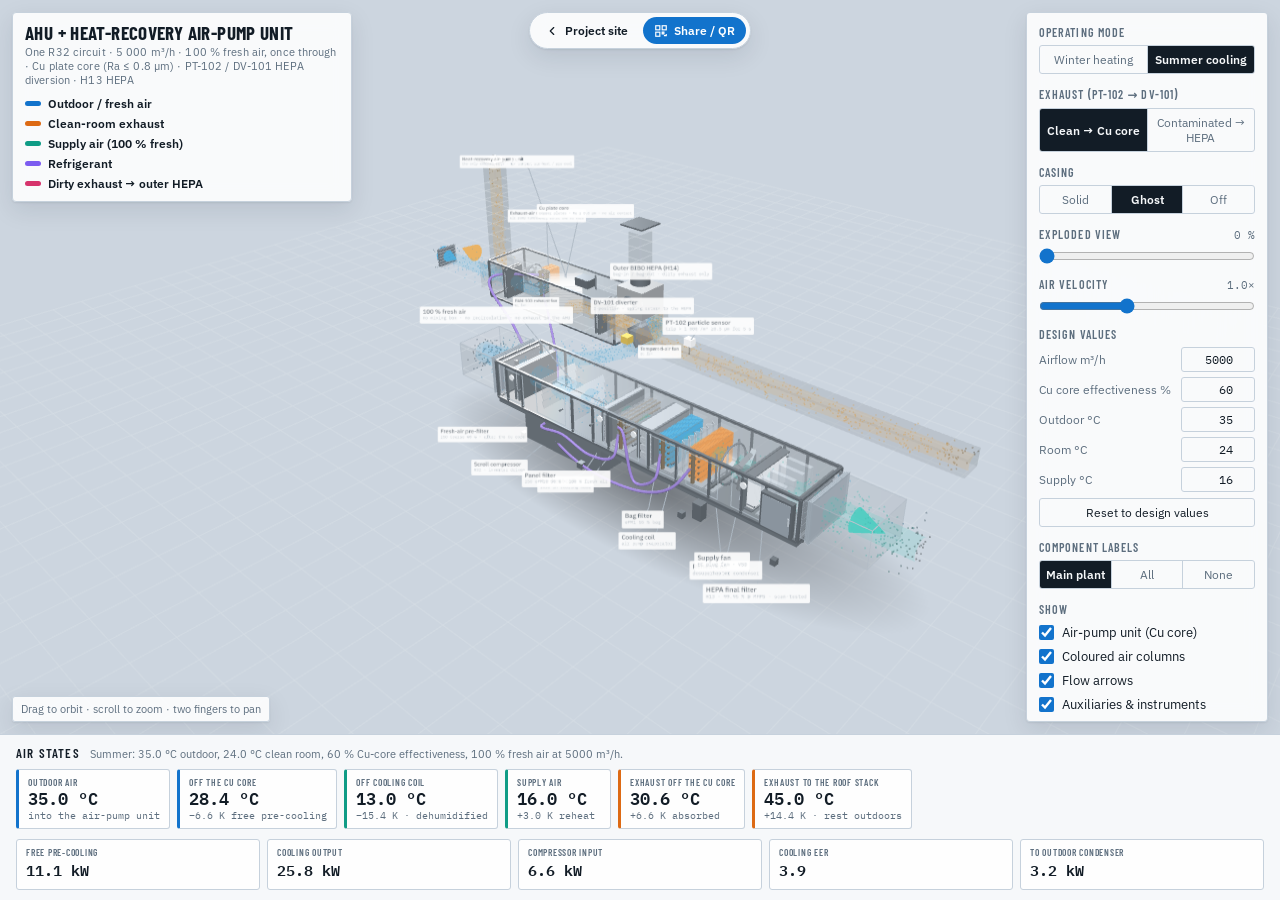
<file: simulators/heat-pump-ahu.html>
<!doctype html><html><head><meta charset=utf8><meta name=viewport content="width=device-width,initial-scale=1,viewport-fit=cover"><style>:root{color-scheme:light;box-sizing:border-box;padding-top:env(safe-area-inset-top,0px);padding-bottom:env(safe-area-inset-bottom,0px)}html{scroll-padding-top:env(safe-area-inset-top,0px)}body{margin:0;padding:0;font:14px -apple-system,BlinkMacSystemFont,sans-serif;background:#fff;color:#000}img{max-width:100%}[hidden]:not([hidden=until-found i]){display:none!important}</style></head><body>
<title>Air Pump AHU Simulator</title>
<link rel="preconnect" href="https://fonts.gstatic.com" crossorigin>
<link rel="stylesheet" href="https://fonts.googleapis.com/css2?family=Barlow+Condensed:wght@500;600;700&family=IBM+Plex+Mono:wght@400;600&family=IBM+Plex+Sans:wght@400;500;600&display=swap">
<style>
/* Layout: full-bleed WebGL stage, floating legend at top-left, collapsible control rail at right,
   air-state strip pinned under the stage. Palette taken from galvanised sheet steel,
   duct-marking blue, duct-marking orange and a mixed-air teal. */
:root{
  --bg:#e9edf2; --panel:rgba(255,255,255,.88); --panel-solid:#f6f8fa;
  --ink:#121c26; --ink-dim:#5d6e7e; --line:#c6d1dc; --line-soft:#dde4ec;
  --fresh:#1273cc; --return:#dd6a14; --mix:#0f9c86; --refrig:#7c5cf0;
  --scene:#ccd5df; --floor:#b7c3cf; --metal:#9aaab9; --metal-dark:#6c7c8c; --glass:#aebecd;
  --shadow:0 1px 2px rgba(16,32,48,.08),0 8px 24px rgba(16,32,48,.10);
  --f-disp:"Barlow Condensed",ui-sans-serif,system-ui,sans-serif;
  --f-body:"IBM Plex Sans",ui-sans-serif,system-ui,sans-serif;
  --f-mono:"IBM Plex Mono",ui-monospace,SFMono-Regular,monospace;
}
@media (prefers-color-scheme:dark){:root:not([data-theme="light"]){
  --bg:#080c11; --panel:rgba(18,25,33,.86); --panel-solid:#121a23;
  --ink:#e7eef5; --ink-dim:#8ca0b3; --line:#27333f; --line-soft:#1b242e;
  --fresh:#49aeff; --return:#ff9143; --mix:#2fd6b4; --refrig:#a68bff;
  --scene:#0a1017; --floor:#0f1821; --metal:#55687a; --metal-dark:#39485a; --glass:#4a5e72;
  --shadow:0 1px 2px rgba(0,0,0,.5),0 10px 30px rgba(0,0,0,.45);
  color-scheme:dark;
}}
:root[data-theme="dark"]{
  --bg:#080c11; --panel:rgba(18,25,33,.86); --panel-solid:#121a23;
  --ink:#e7eef5; --ink-dim:#8ca0b3; --line:#27333f; --line-soft:#1b242e;
  --fresh:#49aeff; --return:#ff9143; --mix:#2fd6b4; --refrig:#a68bff;
  --scene:#0a1017; --floor:#0f1821; --metal:#55687a; --metal-dark:#39485a; --glass:#4a5e72;
  --shadow:0 1px 2px rgba(0,0,0,.5),0 10px 30px rgba(0,0,0,.45);
  color-scheme:dark;
}
html,body{height:100%}
body{background:var(--bg);color:var(--ink);font-family:var(--f-body);overflow:hidden}
*{box-sizing:border-box}
button,input,select{font:inherit;color:inherit}

#app{height:100%;display:grid;grid-template-rows:1fr auto;min-height:0}
#stage{position:relative;min-height:0;overflow:hidden}
#scene{display:block;width:100%;height:100%;touch-action:none}

.legend{position:absolute;top:12px;left:12px;max-width:min(58vw,340px);
  background:var(--panel);backdrop-filter:blur(10px);border:1px solid var(--line);
  border-radius:4px;padding:10px 12px;box-shadow:var(--shadow);pointer-events:none}
.legend h1{margin:0 0 2px;font-family:var(--f-disp);font-weight:700;font-size:19px;
  letter-spacing:.02em;text-transform:uppercase;text-wrap:balance;line-height:1.05}
.legend .sub{margin:0 0 9px;font-size:11px;color:var(--ink-dim);letter-spacing:.01em}
.keys{display:grid;gap:5px}
.key{display:flex;align-items:center;gap:7px;font-size:11.5px}
.sw{width:16px;height:5px;border-radius:3px;flex:none}
.key b{font-weight:600}

.rail{position:absolute;top:12px;right:12px;width:242px;max-height:calc(100% - 24px);
  overflow-y:auto;background:var(--panel);backdrop-filter:blur(10px);
  border:1px solid var(--line);border-radius:4px;box-shadow:var(--shadow);
  padding:12px;display:grid;gap:13px;align-content:start}
.grp{display:grid;gap:6px;min-width:0}
.grp>label,.lbl{font-family:var(--f-disp);font-size:12px;font-weight:600;letter-spacing:.09em;
  text-transform:uppercase;color:var(--ink-dim)}
.seg{display:flex;border:1px solid var(--line);border-radius:3px;overflow:hidden}
.seg button{flex:1 1 0;min-width:0;background:transparent;border:0;border-right:1px solid var(--line);
  padding:6px 4px;font-size:11.5px;cursor:pointer;color:var(--ink-dim);transition:background .15s,color .15s}
.seg button:last-child{border-right:0}
.seg button[aria-pressed="true"]{background:var(--ink);color:var(--panel-solid);font-weight:600}
.seg button:hover:not([aria-pressed="true"]){background:var(--line-soft)}
.checks{display:grid;gap:4px}
.chk{display:flex;align-items:center;gap:8px;font-size:12.5px;cursor:pointer;padding:2px 0}
.chk input{accent-color:var(--fresh);width:15px;height:15px;margin:0}
input[type=range]{width:100%;accent-color:var(--fresh);margin:0}
.row{display:flex;justify-content:space-between;align-items:baseline;gap:8px}
.row .val{font-family:var(--f-mono);font-size:11px;color:var(--ink-dim);font-variant-numeric:tabular-nums}
.btns{display:flex;gap:6px}
.btn{flex:1;background:transparent;border:1px solid var(--line);border-radius:3px;
  padding:7px 6px;font-size:12px;cursor:pointer;transition:background .15s}
.btn:hover{background:var(--line-soft)}
.btn.primary{background:var(--ink);color:var(--panel-solid);border-color:var(--ink);font-weight:600}
:focus-visible{outline:2px solid var(--fresh);outline-offset:2px}

.railToggle{position:absolute;top:12px;right:12px;display:none;z-index:3;
  background:var(--panel);border:1px solid var(--line);border-radius:3px;padding:8px 11px;
  font-family:var(--f-disp);font-size:13px;font-weight:600;letter-spacing:.07em;
  text-transform:uppercase;cursor:pointer;box-shadow:var(--shadow)}

.strip{border-top:1px solid var(--line);background:var(--panel-solid);
  padding:10px 16px calc(10px + env(safe-area-inset-bottom,0px));display:grid;gap:8px}
.striphead{display:flex;align-items:baseline;gap:10px;flex-wrap:wrap}
.striphead h2{margin:0;font-family:var(--f-disp);font-size:13px;font-weight:600;
  letter-spacing:.09em;text-transform:uppercase}
.striphead p{margin:0;font-size:11px;color:var(--ink-dim)}
.stations{display:flex;gap:7px;overflow-x:auto;padding-bottom:2px}
.st{flex:0 0 auto;min-width:106px;border:1px solid var(--line);border-radius:3px;
  padding:6px 9px;background:var(--panel);border-left-width:3px}
.st .n{font-size:9.5px;letter-spacing:.08em;text-transform:uppercase;color:var(--ink-dim);
  font-family:var(--f-disp);font-weight:600}
.st .t{font-family:var(--f-mono);font-size:17px;font-weight:600;font-variant-numeric:tabular-nums;
  line-height:1.25}
.st .d{font-size:10px;color:var(--ink-dim);font-family:var(--f-mono)}
.st.f{border-left-color:var(--fresh)}
.st.r{border-left-color:var(--return)}
.st.m{border-left-color:var(--mix)}
.kpis{display:flex;gap:7px;flex-wrap:wrap}
.kpi{flex:1 1 118px;border:1px solid var(--line);border-radius:3px;padding:6px 9px;background:var(--panel)}
.kpi .n{font-size:9.5px;letter-spacing:.08em;text-transform:uppercase;color:var(--ink-dim);
  font-family:var(--f-disp);font-weight:600}
.kpi .v{font-family:var(--f-mono);font-size:15px;font-weight:600;font-variant-numeric:tabular-nums}

.nums{display:grid;gap:5px}
.num{display:flex;align-items:center;justify-content:space-between;gap:8px;font-size:12px}
.num label{color:var(--ink-dim);min-width:0;flex:1 1 auto}
.num input{width:74px;flex:none;text-align:right;background:transparent;
  border:1px solid var(--line);border-radius:3px;padding:4px 6px;
  font-family:var(--f-mono);font-size:11.5px;font-variant-numeric:tabular-nums}
.num input:focus{border-color:var(--fresh)}
.reset{width:100%;background:transparent;border:1px solid var(--line);border-radius:3px;
  padding:6px;font-size:11.5px;cursor:pointer}
.reset:hover{background:var(--line-soft)}
.hint{position:absolute;left:12px;bottom:12px;font-size:10.5px;color:var(--ink-dim);
  background:var(--panel);border:1px solid var(--line);border-radius:3px;padding:5px 8px;
  pointer-events:none;box-shadow:var(--shadow)}

@media (max-width:760px){
  .rail{top:auto;bottom:0;left:0;right:0;width:auto;max-height:62%;border-radius:4px 4px 0 0;
    border-left:0;border-right:0;border-bottom:0}
  .railToggle{display:block}
  .legend{max-width:calc(100% - 118px);padding:8px 10px}
  .legend h1{font-size:16px} .legend .sub{margin-bottom:7px}
  .hint{display:none}
  .st{min-width:94px}
}
@media (prefers-reduced-motion:reduce){*{transition:none!important}}
</style>

<div id="app">
  <div id="stage">
    <canvas id="scene"></canvas>

    <div class="legend">
      <h1>AHU + heat-recovery air-pump unit</h1>
      <p class="sub">One R32 circuit · 5 000 m³/h · 100 % fresh air, once through · Cu plate core (Ra ≤ 0.8 µm) · PT-102 / DV-101 HEPA diversion · H13 HEPA</p>
      <div class="keys">
        <div class="key"><span class="sw" style="background:var(--fresh)"></span><b>Outdoor / fresh air</b></div>
        <div class="key"><span class="sw" style="background:var(--return)"></span><b>Clean-room exhaust</b></div>
        <div class="key"><span class="sw" style="background:var(--mix)"></span><b>Supply air (100 % fresh)</b></div>
        <div class="key"><span class="sw" style="background:var(--refrig)"></span><b>Refrigerant</b></div>
        <div class="key"><span class="sw" style="background:#d6336c"></span><b>Dirty exhaust → outer HEPA</b></div>
      </div>
    </div>

    <button class="railToggle" id="railToggle" aria-expanded="false" aria-controls="rail">Controls</button>

    <aside class="rail" id="rail">
      <div class="grp">
        <span class="lbl">Operating mode</span>
        <div class="seg" id="segSeason">
          <button data-v="winter" aria-pressed="false">Winter heating</button>
          <button data-v="summer" aria-pressed="true">Summer cooling</button>
        </div>
      </div>

      <div class="grp">
        <span class="lbl">Exhaust (PT-102 → DV-101)</span>
        <div class="seg" id="segExh">
          <button data-v="clean" aria-pressed="true">Clean → Cu core</button>
          <button data-v="dirty" aria-pressed="false">Contaminated → HEPA</button>
        </div>
      </div>

      <div class="grp">
        <span class="lbl">Casing</span>
        <div class="seg" id="segCase">
          <button data-v="solid" aria-pressed="false">Solid</button>
          <button data-v="ghost" aria-pressed="true">Ghost</button>
          <button data-v="off" aria-pressed="false">Off</button>
        </div>
      </div>

      <div class="grp">
        <div class="row"><span class="lbl">Exploded view</span><span class="val" id="valExp">0 %</span></div>
        <input type="range" id="rngExp" min="0" max="100" value="0" step="1" aria-label="Exploded view">
      </div>

      <div class="grp">
        <div class="row"><span class="lbl">Air velocity</span><span class="val" id="valSpd">1.0×</span></div>
        <input type="range" id="rngSpd" min="0" max="250" value="100" step="5" aria-label="Air velocity">
      </div>

      <div class="grp">
        <span class="lbl">Design values</span>
        <div class="nums">
          <div class="num"><label for="inFlow">Airflow m³/h</label><input id="inFlow" type="number" step="100"></div>
          <div class="num"><label for="inE1">Cu core effectiveness %</label><input id="inE1" type="number" step="1"></div>
          <div class="num"><label for="inOat">Outdoor °C</label><input id="inOat" type="number" step="0.5"></div>
          <div class="num"><label for="inRoom">Room °C</label><input id="inRoom" type="number" step="0.5"></div>
          <div class="num"><label for="inSup">Supply °C</label><input id="inSup" type="number" step="0.5"></div>
        </div>
        <button class="reset" id="btnReset">Reset to design values</button>
      </div>

      <div class="grp">
        <span class="lbl">Component labels</span>
        <div class="seg" id="segLabels">
          <button data-v="key" aria-pressed="true">Main plant</button>
          <button data-v="all" aria-pressed="false">All</button>
          <button data-v="off" aria-pressed="false">None</button>
        </div>
      </div>

      <div class="grp">
        <span class="lbl">Show</span>
        <div class="checks">
          <label class="chk"><input type="checkbox" id="cbModule" checked> Air-pump unit (Cu core)</label>
          <label class="chk"><input type="checkbox" id="cbRibbon" checked> Coloured air columns</label>
          <label class="chk"><input type="checkbox" id="cbArrows" checked> Flow arrows</label>
          <label class="chk"><input type="checkbox" id="cbAux" checked> Auxiliaries &amp; instruments</label>
          <label class="chk"><input type="checkbox" id="cbDoors" checked> Access doors</label>
          <label class="chk"><input type="checkbox" id="cbRefrig" checked> Refrigerant circuit</label>
          <label class="chk"><input type="checkbox" id="cbDucts" checked> Connecting ductwork</label>
          <label class="chk"><input type="checkbox" id="cbSpin" checked> Fans turning</label>
        </div>
      </div>

      <div class="grp">
        <span class="lbl">View</span>
        <div class="seg" id="segView">
          <button data-v="iso" aria-pressed="true">Iso</button>
          <button data-v="front" aria-pressed="false">Front</button>
          <button data-v="top" aria-pressed="false">Top</button>
        </div>
        <div class="btns">
          <button class="btn primary" id="btnPlay" aria-pressed="true">Pause airflow</button>
        </div>
      </div>
    </aside>

    <div class="hint">Drag to orbit · scroll to zoom · two fingers to pan</div>
  </div>

  <div class="strip">
    <div class="striphead">
      <h2>Air states</h2>
      <p id="caseNote"></p>
    </div>
    <div class="stations" id="stations"></div>
    <div class="kpis" id="kpis"></div>
  </div>
</div>

<script src="../assets/vendor/three.min.js"></script>
<script>
(function(){
"use strict";
if(!window.THREE){document.querySelector('.legend').insertAdjacentHTML('beforeend','<p class="sub" style="margin-top:8px">3D library could not load.</p>');return;}

/* ---------------------------------------------------------------- tokens */
var css = getComputedStyle(document.documentElement);
function tok(n){ return css.getPropertyValue(n).trim(); }
function col(n){ return new THREE.Color(tok(n)); }
var T = {};
function readTokens(){
  css = getComputedStyle(document.documentElement);
  T.fresh=col('--fresh'); T.ret=col('--return'); T.mix=col('--mix'); T.refrig=col('--refrig');
  T.scene=col('--scene'); T.floor=col('--floor'); T.metal=col('--metal');
  T.metalDark=col('--metal-dark'); T.glass=col('--glass'); T.ink=tok('--ink');
  T.panel=tok('--panel-solid'); T.inkDim=tok('--ink-dim');
  T.dark = document.documentElement.getAttribute('data-theme')==='dark' ||
    (document.documentElement.getAttribute('data-theme')!=='light' &&
     window.matchMedia('(prefers-color-scheme:dark)').matches);
}
readTokens();

/* ------------------------------------------------------------- renderer  */
var canvas = document.getElementById('scene');
var stage  = document.getElementById('stage');
var renderer = new THREE.WebGLRenderer({canvas:canvas, antialias:true});
renderer.setPixelRatio(Math.min(2, window.devicePixelRatio||1));
renderer.outputEncoding = THREE.sRGBEncoding;

var scene = new THREE.Scene();
scene.background = T.scene.clone();

var camera = new THREE.PerspectiveCamera(42, 2, 0.1, 500);
var target = new THREE.Vector3(-4.0, -0.4, -3.6);
var cam = {theta:0.72, phi:1.08, r:54};
var camGoal = {theta:0.72, phi:1.08, r:54};
function placeCamera(){
  var sp=Math.sin(cam.phi);
  camera.position.set(target.x+cam.r*sp*Math.sin(cam.theta),
                      target.y+cam.r*Math.cos(cam.phi),
                      target.z+cam.r*sp*Math.cos(cam.theta));
  camera.lookAt(target);
}

/* ---------------------------------------------------------------- lights */
var hemi=new THREE.HemisphereLight(0xffffff,0x404a55,0.85); scene.add(hemi);
var key =new THREE.DirectionalLight(0xffffff,0.75); key.position.set(10,15,12); scene.add(key);
var fill=new THREE.DirectionalLight(0xffffff,0.30); fill.position.set(-12,6,-9); scene.add(fill);
function tuneLights(){
  hemi.intensity=T.dark?0.50:0.85; key.intensity=T.dark?0.55:0.75; fill.intensity=T.dark?0.26:0.30;
}
tuneLights();

/* ------------------------------------------------------------- materials */
function std(c,o){ o=o||{}; return new THREE.MeshStandardMaterial({
  color:c, metalness:o.m!==undefined?o.m:0.55, roughness:o.r!==undefined?o.r:0.45,
  transparent:!!o.t, opacity:o.o!==undefined?o.o:1, side:o.side||THREE.FrontSide,
  depthWrite:o.dw!==undefined?o.dw:true, emissive:o.e||0x000000,
  emissiveIntensity:o.ei!==undefined?o.ei:1});}

var M = {
  panel : std(T.metal.clone(), {m:0.62,r:0.34,t:true,o:0.22,side:THREE.DoubleSide,dw:false}),
  frame : std(T.metalDark.clone(), {m:0.75,r:0.32}),
  inner : std(T.metal.clone(), {m:0.40,r:0.60,side:THREE.DoubleSide}),
  copper: std(new THREE.Color('#b9712f'), {m:0.9,r:0.3}),
  fin   : std(new THREE.Color('#aab6c0'), {m:0.5,r:0.55,t:true,o:0.85,side:THREE.DoubleSide}),
  coilHot : std(new THREE.Color('#d9541a'), {m:0.35,r:0.5,e:0x5a1d00,ei:0.75,t:true,o:0.78,side:THREE.DoubleSide}),
  coilCold: std(new THREE.Color('#1878cf'), {m:0.35,r:0.5,e:0x001f3d,ei:0.75,t:true,o:0.78,side:THREE.DoubleSide}),
  coilIdle: std(new THREE.Color('#8e9aa6'), {m:0.4,r:0.6,t:true,o:0.45,side:THREE.DoubleSide}),
  filter: std(new THREE.Color('#8e9aa6'), {m:0.1,r:0.9}),
  duct  : std(T.metal.clone(), {m:0.5,r:0.5,t:true,o:0.16,side:THREE.DoubleSide,dw:false}),
  refrig: std(T.refrig.clone(), {m:0.6,r:0.35,e:0x150a30,ei:0.5}),
  base  : std(T.metalDark.clone(), {m:0.7,r:0.4})
};

/* ------------------------------------------------------------- envelope  */
var unit=new THREE.Group(); scene.add(unit);
var explodables=[], labels=[], casingParts=[], spinners=[];
var L=20.0, H=4.6, D=3.4;
var X0=-L/2, X1=L/2, Y0=-H/2, Y1=H/2, Z0=-D/2, Z1=D/2;
var YS=-1.12;                   // supply deck centre line: a single deck, as on the clean-room rig
var YT=0.0;                     // roof of the single-deck 100 % fresh-air AHU
var YC=(Y0+YT)/2, HC=YT-Y0;     // casing centre line and height
var MIXX=-3.4;                  // where the fresh air turns to supply-air colour (display only)

/* the parallel heat-recovery air-pump unit, standing behind the AHU */
var MX0=-20.5, MX1=-9.0, MXC=(MX0+MX1)/2;
var MY=-0.6, MZ=-8.5, MH=2.6, MD=3.2;
var MZU=MZ+0.85, MZL=MZ-0.85;   // the two lanes that cross inside the core

function box(w,h,d,mat){ return new THREE.Mesh(new THREE.BoxGeometry(w,h,d), mat); }
function at(o,x,y,z){ o.position.set(x,y,z); return o; }

(function frame(){
  var t=0.14, g=new THREE.Group();
  function bar(w,h,d,x,y,z){ g.add(at(box(w,h,d,M.frame),x,y,z)); }
  [[Y0,Z0],[Y0,Z1],[YT,Z0],[YT,Z1]].forEach(function(p){ bar(L,t,t,0,p[0],p[1]); });
  [[X0,Z0],[X0,Z1],[X1,Z0],[X1,Z1]].forEach(function(p){ bar(t,HC,t,p[0],YC,p[1]); });
  [[X0,Y0],[X0,YT],[X1,Y0],[X1,YT]].forEach(function(p){ bar(t,t,D,p[0],p[1],0); });
  [-9.2,-8.0,-4.1,-2.6,-1.5,1.2,3.0,5.0,6.9,8.2].forEach(function(x){
    bar(t*0.8,HC,t*0.8,x,YC,Z0); bar(t*0.8,HC,t*0.8,x,YC,Z1);
  });
  unit.add(g);
})();

function panel(w,h,d,x,y,z,dir){
  var m=box(w,h,d,M.panel.clone()); at(m,x,y,z);
  unit.add(m); casingParts.push(m);
  explodables.push({obj:m, dir:dir.clone(), base:m.position.clone(), scale:3.6});
}
panel(L,HC,0.06, 0,YC,Z1, new THREE.Vector3(0,0,1));
panel(L,HC,0.06, 0,YC,Z0, new THREE.Vector3(0,0,-1));
panel(L,0.06,D, 0,YT,0, new THREE.Vector3(0,1,0));
panel(L,0.06,D, 0,Y0,0, new THREE.Vector3(0,-1,0));

/* --- base / machine compartment --- */
(function(){
  var g=new THREE.Group();
  g.add(at(box(L,0.30,D,M.base),0,Y0-0.17,0));
  g.add(at(box(5.8,1.70,D-0.4,M.base.clone()),-5.2,Y0-1.20,0));
  var comp=new THREE.Mesh(new THREE.CylinderGeometry(0.52,0.52,1.25,28), M.frame);
  at(comp,-6.2,Y0-1.15,0.35); g.add(comp);
  g.add(at(new THREE.Mesh(new THREE.CylinderGeometry(0.56,0.56,0.16,28),M.base),-6.2,Y0-0.48,0.35));
  g.add(at(box(0.9,0.26,0.26,M.refrig),-4.2,Y0-0.55,0.8));
  [-8.6,-3.0,3.0,8.6].forEach(function(x){
    [Z0+0.5,Z1-0.5].forEach(function(z){ g.add(at(box(0.3,0.34,0.3,M.frame),x,Y0-2.2,z)); });
  });
  unit.add(g);
  labels.push({text:'Scroll compressor', sub:'R32 · inverter driven',
    anchor:new THREE.Vector3(-6.2,Y0-1.15,0.35), off:new THREE.Vector3(-1.0,-1.0,1.6)});
  labels.push({text:'4-way reversing valve', sub:'heating ⇄ cooling', tier:'aux',
    anchor:new THREE.Vector3(-4.2,Y0-0.55,0.8), off:new THREE.Vector3(1.9,-1.2,1.4)});
})();

/* --- filtration --- */
function preFilter(x,y,label,sub,tier){
  var g=new THREE.Group();
  g.add(at(box(0.09,2.05,D-0.45,M.frame),x-0.14,y,0));
  for(var i=0;i<13;i++){
    var p=at(box(0.22,0.17,D-0.6,M.filter),x,y-0.96+i*0.16,0);
    p.rotation.z=(i%2?1:-1)*0.52; g.add(p);
  }
  g.add(at(box(0.09,2.05,D-0.45,M.frame),x+0.14,y,0));
  unit.add(g);
  explodables.push({obj:g, dir:new THREE.Vector3(0,y>0?1:-1,0.4).normalize(), base:new THREE.Vector3(0,0,0), scale:3.1});
  labels.push({text:label, sub:sub||'ISO Coarse 60 % panel', tier:tier,
    anchor:new THREE.Vector3(x,y,0), off:new THREE.Vector3(-0.6,y>0?1.5:-1.5,1.6)});
}
function bagFilter(x,y,label){
  var g=new THREE.Group();
  g.add(at(box(0.16,2.0,D-0.5,M.frame),x,y,0));
  for(var i=0;i<9;i++){
    var p=at(box(0.80,0.20,D-0.6,M.filter),x+0.48,y-0.88+i*0.22,0);
    p.rotation.z=(i%2?1:-1)*0.14; g.add(p);
  }
  g.add(at(box(0.10,2.0,D-0.5,M.frame),x+0.92,y,0));
  unit.add(g);
  explodables.push({obj:g, dir:new THREE.Vector3(0,y>0?1:-1,0.35).normalize(), base:new THREE.Vector3(0,0,0), scale:2.6});
  labels.push({text:label, sub:'ePM1 55 % bag',
    anchor:new THREE.Vector3(x+0.45,y,0), off:new THREE.Vector3(0.7,y>0?1.5:-1.5,1.6)});
}
function hepaFilter(x,y,label){
  var g=new THREE.Group();
  g.add(at(box(0.10,2.10,D-0.40,M.frame),x-0.18,y,0));          // gasketed holding frame
  var pm=std(new THREE.Color('#cfd6dc'),{m:0.1,r:0.9,t:true,o:0.95,side:THREE.DoubleSide});
  for(var i=0;i<26;i++) g.add(at(box(0.40,1.86,0.025,pm),x+0.12,y,-1.30+i*0.104));
  g.add(at(box(0.46,0.08,D-0.45,M.frame),x+0.12,y+0.96,0));
  g.add(at(box(0.46,0.08,D-0.45,M.frame),x+0.12,y-0.96,0));
  [-1,1].forEach(function(s){
    [-1,1].forEach(function(t){
      var c=new THREE.Mesh(new THREE.CylinderGeometry(0.05,0.05,0.5,10),M.frame);
      c.rotation.z=Math.PI/2; at(c,x+0.12,y+s*0.78,t*1.28); g.add(c);   // clamping screws
    });
  });
  unit.add(g);
  explodables.push({obj:g, dir:new THREE.Vector3(0,-1,0.45).normalize(), base:new THREE.Vector3(0,0,0), scale:2.8});
  labels.push({text:label, sub:'H13 · 99.95 % @ MPPS · scan-tested',
    anchor:new THREE.Vector3(x+0.1,y,0), off:new THREE.Vector3(0.9,-2.0,1.5)});
}

preFilter(-8.7, YS, 'Fresh-air pre-filter', 'ISO Coarse 60 % · after the Cu core');
preFilter(-2.0, YS, 'Panel filter', 'ISO ePM10 50 % · 100 % fresh air');
bagFilter( 0.3, YS, 'Bag filter');
hepaFilter( 7.0, YS, 'HEPA final filter');

/* --- 100 % fresh-air plenum where the mixing box and the AHU core used to be --- */
(function freshPlenum(){
  var g=new THREE.Group();
  var vm=std(T.glass.clone(),{m:0.4,r:0.6,t:true,o:0.35,side:THREE.DoubleSide});
  [-6.8,-4.6].forEach(function(x){ for(var j=0;j<4;j++){ var b=box(0.05,0.42,D-0.8,vm); at(b,x,YS-0.7+j*0.47,0); b.rotation.z=0.35; g.add(b); } });
  unit.add(g);
  labels.push({text:'100 % fresh air',sub:'no mixing box · no recirculation · no exhaust in the AHU',
    anchor:new THREE.Vector3(-5.7,YS+0.6,0), off:new THREE.Vector3(-1.2,2.2,1.5)});
})();

/* --- coils --- */
function coil(x,y,id,z,sz,host){
  z=z||0; sz=sz||1; host=host||unit;
  var g=new THREE.Group();
  var fins=new THREE.InstancedMesh(new THREE.BoxGeometry(0.80,1.75,0.02), M.fin, 26);
  var mtx=new THREE.Matrix4();
  for(var i=0;i<26;i++){ mtx.makeTranslation(0,0,(-1.25+i*0.1)*sz); fins.setMatrixAt(i,mtx); }
  g.add(fins); g.userData.fins=fins;
  for(var cx=0;cx<3;cx++) for(var cy=0;cy<5;cy++){
    var t=new THREE.Mesh(new THREE.CylinderGeometry(0.055,0.055,2.7*sz,10),M.copper);
    t.rotation.x=Math.PI/2; at(t,-0.26+cx*0.26,-0.7+cy*0.35,0); g.add(t);
  }
  g.add(at(new THREE.Mesh(new THREE.CylinderGeometry(0.1,0.1,1.9,14),M.copper),0,0,1.42*sz));
  g.add(at(box(1.1,1.95,(D-0.5)*sz,std(T.glass.clone(),{m:0.3,r:0.6,t:true,o:0.1,side:THREE.DoubleSide,dw:false})),0,0,0));
  g.add(at(box(1.2,0.08,(D-0.5)*sz,M.inner),0,-1.0,0));
  g.userData.id=id;
  g.position.set(x,y,z);
  host.add(g);
  explodables.push({obj:g, dir:new THREE.Vector3(0,y>0?1:-1,0.5).normalize(),
    base:new THREE.Vector3(x,y,z), scale:2.4});
  return g;
}
var coilPreheat = coil(-0.9, YS, 'preheat');
var coilCooling = coil( 1.9, YS, 'cooling');
var coilReheat  = coil( 3.8, YS, 'reheat');
var coilExtract = coil(-17.3, MY, 'extract', MZL, 0.52);  // lives in the recovery unit
var lblPre ={text:'Pre-heat coil', sub:'air pump condenser',
  anchor:new THREE.Vector3(-0.9,YS,0), off:new THREE.Vector3(-1.4,-1.9,1.4)};
var lblCool={text:'Cooling coil', sub:'idle in heating mode',
  anchor:new THREE.Vector3(1.9,YS,0), off:new THREE.Vector3(0.1,-2.3,1.4)};
var lblRe  ={text:'Reheat coil', sub:'idle in heating mode',
  anchor:new THREE.Vector3(3.8,YS,0), off:new THREE.Vector3(1.6,-1.9,1.4)};
var lblExt ={text:'Exhaust-air coil', sub:'air pump evaporator',
  anchor:new THREE.Vector3(-17.3,MY,MZL), off:new THREE.Vector3(-0.8,1.9,-0.8)};
labels.push(lblPre,lblCool,lblRe,lblExt);

/* --- fans --- */
function fan(x,y,dirSign,label){
  var g=new THREE.Group(), rotor=new THREE.Group();
  var hub=new THREE.Mesh(new THREE.CylinderGeometry(0.27,0.27,0.52,20),M.frame);
  hub.rotation.z=Math.PI/2; rotor.add(hub);
  var bm=std(T.metal.clone(),{m:0.65,r:0.35,side:THREE.DoubleSide});
  for(var i=0;i<9;i++){
    var a=i/9*Math.PI*2, b=box(0.26,0.92,0.07,bm);
    b.position.set(0, Math.cos(a)*0.64, Math.sin(a)*0.64);
    b.rotation.x=-a; b.rotateY(0.55*dirSign); rotor.add(b);
  }
  at(rotor,x,y,0); g.add(rotor);
  spinners.push({obj:rotor, axis:'x', rate:dirSign*5.2});
  var cone=new THREE.Mesh(new THREE.CylinderGeometry(1.08,0.78,0.5,28,1,true),
    std(T.metal.clone(),{m:0.6,r:0.4,t:true,o:0.4,side:THREE.DoubleSide}));
  cone.rotation.z=Math.PI/2; at(cone,x-dirSign*0.55,y,0); g.add(cone);
  var ring=new THREE.Mesh(new THREE.TorusGeometry(1.08,0.05,8,32),M.frame);
  ring.rotation.y=Math.PI/2; at(ring,x-dirSign*0.8,y,0); g.add(ring);
  g.add(at(box(0.5,0.42,0.42,M.frame),x+dirSign*0.45,y,0));
  g.add(at(box(1.9,0.1,0.1,M.frame),x,y-0.98,0));
  unit.add(g);
  explodables.push({obj:g, dir:new THREE.Vector3(dirSign*0.6,y>0?0.8:-0.8,0.3).normalize(), base:new THREE.Vector3(0,0,0), scale:2.6});
  labels.push({text:label, sub:'EC plug fan · VSD',
    anchor:new THREE.Vector3(x,y,0), off:new THREE.Vector3(dirSign*0.5,y>0?1.6:-1.6,1.5)});
}
fan( 5.9, YS,  1, 'Supply fan');

/* --- dampers on the four openings --- */
function damper(x,y,label,sub){
  var g=new THREE.Group();
  var bm=std(T.metalDark.clone(),{m:0.7,r:0.4,side:THREE.DoubleSide});
  for(var i=0;i<6;i++){
    var b=box(0.06,0.30,D-0.7,bm); at(b,x,y-0.80+i*0.32,0); b.rotation.z=0.55; g.add(b);
  }
  g.add(at(box(0.12,0.10,D-0.6,M.frame),x,y+1.0,0));
  g.add(at(box(0.12,0.10,D-0.6,M.frame),x,y-1.0,0));
  unit.add(g);
  labels.push({text:label, sub:sub, tier:'aux',
    anchor:new THREE.Vector3(x,y,0), off:new THREE.Vector3(x<0?-1.7:1.7,y>0?1.3:-1.3,1.2)});
}
damper(X0+0.2, YS, 'Fresh-air inlet', 'from the air-pump Cu core');
damper(X1-0.2, YS, 'Supply air to the clean room', 'rectangular duct');

/* --- ductwork --- */
var ducts=new THREE.Group();
[[-1,YS],[1,YS]].forEach(function(p){
  var d=box(3.4,2.1,D-0.4,M.duct); at(d,p[0]*(L/2+1.7),p[1],0); ducts.add(d);
  var e=new THREE.LineSegments(new THREE.EdgesGeometry(d.geometry),
    new THREE.LineBasicMaterial({color:T.metalDark.clone(),transparent:true,opacity:0.55}));
  e.position.copy(d.position); ducts.add(e);
});
unit.add(ducts);

/* --- auxiliaries --- */
var aux=new THREE.Group(); unit.add(aux);
var doors=new THREE.Group(); unit.add(doors);

(function eliminator(){
  var g=new THREE.Group();
  var bm=std(T.glass.clone(),{m:0.4,r:0.5,t:true,o:0.62,side:THREE.DoubleSide});
  for(var i=0;i<12;i++){
    var b=box(0.30,1.80,0.05,bm); at(b,2.9,YS,-1.32+i*0.24);
    b.rotation.y=(i%2?0.55:-0.55); g.add(b);
  }
  g.add(at(box(0.44,0.07,D-0.5,M.inner),2.9,YS-0.96,0));
  aux.add(g);
  explodables.push({obj:g,dir:new THREE.Vector3(0,-1,0.4).normalize(),base:new THREE.Vector3(0,0,0),scale:2.2});
  labels.push({text:'Droplet eliminator',sub:'carry-over protection',tier:'aux',
    anchor:new THREE.Vector3(2.9,YS,0),off:new THREE.Vector3(-0.2,-2.4,1.2)});
})();

(function humidifier(){
  var g=new THREE.Group();
  var hm=std(new THREE.Color('#9fb6c7'),{m:0.85,r:0.28});
  for(var i=0;i<3;i++) g.add(at(new THREE.Mesh(new THREE.CylinderGeometry(0.055,0.055,1.65,10),hm),4.8,YS+0.05,-0.9+i*0.9));
  g.add(at(box(0.14,0.14,D-0.7,hm),4.8,YS-0.82,0));
  g.add(at(box(0.52,0.92,0.46,M.frame),4.8,Y0-0.55,Z1+0.42));
  g.add(at(box(0.56,0.07,D-0.5,M.inner),4.8,YS-0.95,0));
  aux.add(g);
  labels.push({text:'Steam humidifier',sub:'lance bank + drip tray',tier:'aux',
    anchor:new THREE.Vector3(4.8,YS,0),off:new THREE.Vector3(1.9,-2.2,1.0)});
})();

function attenuator(x,y,label){
  var g=new THREE.Group();
  var sm=std(T.metal.clone(),{m:0.25,r:0.85,t:true,o:0.55,side:THREE.DoubleSide});
  for(var i=0;i<4;i++) g.add(at(box(1.30,1.86,0.22,sm),x,y,-1.05+i*0.70));
  g.add(at(box(1.34,0.07,D-0.5,M.inner),x,y+(y>0?0.98:-0.98),0));
  aux.add(g);
  explodables.push({obj:g,dir:new THREE.Vector3(x>0?1:-1,0,0.3).normalize(),base:new THREE.Vector3(0,0,0),scale:2.4});
  labels.push({text:label,sub:'splitter attenuator',tier:'aux',
    anchor:new THREE.Vector3(x,y,0),off:new THREE.Vector3(x>0?1.5:-1.5,y>0?1.5:-1.5,1.2)});
}
attenuator( 8.2, YS, 'Supply attenuator');

function sensor(x,y,z,text,sub){
  var g=new THREE.Group();
  g.add(at(box(0.17,0.28,0.17,M.frame),x,y,z));
  g.add(at(new THREE.Mesh(new THREE.CylinderGeometry(0.03,0.03,0.8,8),M.frame),x,y-0.5,z));
  aux.add(g);
  labels.push({text:text,sub:sub,tier:'aux',anchor:new THREE.Vector3(x,y,z),
    off:new THREE.Vector3(0,y>0?1.3:-1.4,1.1)});
}
sensor( 7.2, YS+0.85, 0.75, 'Supply T + RH', 'cascade control');
sensor(-9.4, YS+0.85, 0.75, 'TT-109 off the Cu core', 'fresh air after the non-contact pre-heat / pre-cool');

(function gauges(){
  var gm=std(new THREE.Color('#d7dde3'),{m:0.2,r:0.7});
  [[-8.7,YS+0.55],[-2.0,YS+0.55],[0.3,YS+0.55],[7.0,YS+0.55]].forEach(function(p){
    var d=new THREE.Mesh(new THREE.CylinderGeometry(0.17,0.17,0.08,18),gm);
    d.rotation.x=Math.PI/2; at(d,p[0],p[1],Z1+0.08); aux.add(d);
  });
  labels.push({text:'Filter ΔP gauges',sub:'4 × 0–500 Pa',tier:'aux',
    anchor:new THREE.Vector3(0.3,YS+0.55,Z1+0.08),off:new THREE.Vector3(-0.8,-2.6,1.3)});
})();

(function controlPanel(){
  var g=new THREE.Group();
  g.add(at(box(1.7,1.9,0.26,M.frame),9.0,YC,Z1+0.22));
  g.add(at(box(1.5,1.7,0.03,std(T.metalDark.clone(),{m:0.4,r:0.6})),9.0,YC,Z1+0.37));
  g.add(at(new THREE.Mesh(new THREE.CylinderGeometry(0.05,0.05,0.4,10),M.inner),9.7,YC,Z1+0.4));
  aux.add(g);
  labels.push({text:'Control panel',sub:'BMS + EC fan drives',tier:'aux',
    anchor:new THREE.Vector3(9.0,YC,Z1+0.3),off:new THREE.Vector3(1.6,1.6,1.0)});
})();

(function weatherLouvres(){
  var bm=std(T.metalDark.clone(),{m:0.6,r:0.5,side:THREE.DoubleSide});
  [MZU].forEach(function(z){                 // fresh-air intake only: the exhaust leaves through a roof stack
    for(var i=0;i<6;i++){
      var b=box(0.20,0.16,1.45,bm); at(b,MX0-5.6,MY-0.55+i*0.22,z);
      b.rotation.z=0.72; ducts.add(b);
    }
    var mesh=new THREE.Mesh(new THREE.PlaneGeometry(1.5,1.45),
      std(T.metal.clone(),{m:0.6,r:0.5,t:true,o:0.3,side:THREE.DoubleSide}));
    mesh.rotation.y=Math.PI/2; at(mesh,MX0-5.45,MY,z); ducts.add(mesh);
  });
  labels.push({text:'Weather louvre + bird mesh',sub:'fresh-air intake of the air-pump unit',tier:'aux',
    anchor:new THREE.Vector3(MX0-5.6,MY,MZU),off:new THREE.Vector3(-1.4,1.9,0.8)});
  var fm=std(new THREE.Color('#5d6b78'),{m:0.1,r:0.95,t:true,o:0.85,side:THREE.DoubleSide});
  [[-1,YS],[1,YS]].forEach(function(p){
    for(var k=0;k<3;k++) ducts.add(at(box(0.07,2.2+k*0.06,D-0.3+k*0.05,fm), p[0]*(L/2+0.3+k*0.09), p[1], 0));
  });
})();

(function accessDoors(){
  var dm=new THREE.LineBasicMaterial({color:T.metalDark.clone(),transparent:true,opacity:0.8});
  function door(x,y,w){
    var g=new THREE.BufferGeometry().setFromPoints([
      new THREE.Vector3(x-w/2,y-0.95,Z1+0.05), new THREE.Vector3(x+w/2,y-0.95,Z1+0.05),
      new THREE.Vector3(x+w/2,y+0.95,Z1+0.05), new THREE.Vector3(x-w/2,y+0.95,Z1+0.05),
      new THREE.Vector3(x-w/2,y-0.95,Z1+0.05)]);
    doors.add(new THREE.Line(g,dm));
    var h1=new THREE.Mesh(new THREE.CylinderGeometry(0.05,0.05,0.26,10),M.frame);
    h1.rotation.x=Math.PI/2; at(h1,x+w/2-0.22,y,Z1+0.13); doors.add(h1);
  }
  [[-8.6,1.5],[-5.7,2.2],[-3.3,1.9],[-0.6,2.4],[2.1,2.0],[4.6,1.9],[7.5,2.3],[9.3,1.2]]
    .forEach(function(s){ door(s[0],YS,s[1]); });
})();

/* ============ parallel heat-recovery air-pump unit (the HRV package) === */
var modUnit=new THREE.Group(); scene.add(modUnit);
modUnit.add(coilExtract);                       // the evaporator sits in its exhaust lane
(function(){
  var ML=MX1-MX0, t2=0.12;
  var gm=std(T.metal.clone(),{m:0.62,r:0.34,t:true,o:0.20,side:THREE.DoubleSide,dw:false});
  modUnit.add(at(box(ML,MH,0.06,gm.clone()),MXC,MY,MZ+MD/2));
  modUnit.add(at(box(ML,MH,0.06,gm.clone()),MXC,MY,MZ-MD/2));
  modUnit.add(at(box(ML,0.06,MD,gm.clone()),MXC,MY+MH/2,MZ));
  modUnit.add(at(box(ML,0.06,MD,gm.clone()),MXC,MY-MH/2,MZ));
  [[MY-MH/2,MZ-MD/2],[MY-MH/2,MZ+MD/2],[MY+MH/2,MZ-MD/2],[MY+MH/2,MZ+MD/2]].forEach(function(p){
    modUnit.add(at(box(ML,t2,t2,M.frame),MXC,p[0],p[1])); });
  [[MX0,MZ-MD/2],[MX0,MZ+MD/2],[MX1,MZ-MD/2],[MX1,MZ+MD/2]].forEach(function(p){
    modUnit.add(at(box(t2,MH,t2,M.frame),p[0],MY,p[1])); });
  [[MX0,MY-MH/2],[MX0,MY+MH/2],[MX1,MY-MH/2],[MX1,MY+MH/2]].forEach(function(p){
    modUnit.add(at(box(t2,t2,MD,M.frame),p[0],p[1],MZ)); });

  // the two lanes are separated either side of the core, which is what makes the X crossing
  var dm=std(T.metal.clone(),{m:0.4,r:0.6,t:true,o:0.45,side:THREE.DoubleSide});
  modUnit.add(at(box((MXC-1.5)-MX0,MH-0.2,0.05,dm),(MX0+(MXC-1.5))/2,MY,MZ));
  modUnit.add(at(box(MX1-(MXC+1.5),MH-0.2,0.05,dm),((MXC+1.5)+MX1)/2,MY,MZ));

  // non-contact crossflow core, set on the diagonal. The plates are copper (Cu-ETP), polished to a
  // surface roughness Ra ≤ 0.8 µm: smooth and cleanable. They stack horizontally: one stream takes
  // the odd layers, the other the even layers, so the exhaust never touches the fresh air.
  var coreG=new THREE.Group();
  var cm=std(T.glass.clone(),{m:0.55,r:0.4,t:true,o:0.40,side:THREE.DoubleSide});
  for(var i=0;i<11;i++) coreG.add(at(box(2.2,0.035,2.2,cm),0,-0.95+i*0.19,0));
  coreG.add(at(box(2.2,MH-0.5,2.2,std(T.glass.clone(),{m:0.3,r:0.6,t:true,o:0.10,side:THREE.DoubleSide,dw:false})),0,0,0));
  coreG.rotation.y=Math.PI/4; at(coreG,MXC,MY,MZ); modUnit.add(coreG);
  explodables.push({obj:coreG,dir:new THREE.Vector3(0,1,0),base:new THREE.Vector3(MXC,MY,MZ),scale:2.6});
  labels.push({text:'Cu plate core',sub:'copper plates · Ra ≤ 0.8 µm · no air contact',
    anchor:new THREE.Vector3(MXC,MY+1.2,MZ),off:new THREE.Vector3(0,2.0,-1.0)});

  // inlet filters, one on each incoming lane
  function modFilter(x,z,label){
    var g=new THREE.Group();
    g.add(at(box(0.10,MH-0.5,1.45,M.frame),x-0.13,0,0));
    for(var i=0;i<9;i++){
      var p=at(box(0.22,0.15,1.35,M.filter),x,-0.62+i*0.155,0);
      p.rotation.z=(i%2?1:-1)*0.5; g.add(p);
    }
    g.add(at(box(0.10,MH-0.5,1.45,M.frame),x+0.13,0,0));
    at(g,0,MY,z); modUnit.add(g);
    explodables.push({obj:g,dir:new THREE.Vector3(0,1,0),base:new THREE.Vector3(0,MY,z),scale:2.2});
    labels.push({text:label,sub:'ISO Coarse panel',tier:'aux',
      anchor:new THREE.Vector3(x,MY,z),off:new THREE.Vector3(0,1.7,-0.9)});
  }
  modFilter(MX0+1.5, MZU, 'Fresh-air filter');
  modFilter(MX1-1.5, MZU, 'Exhaust filter');

  // the two fans, both on the leaving lanes, as on the reference unit
  function modFan(x,z,dirSign,label){
    var g=new THREE.Group(), rotor=new THREE.Group();
    var hub=new THREE.Mesh(new THREE.CylinderGeometry(0.18,0.18,0.36,16),M.frame);
    hub.rotation.z=Math.PI/2; rotor.add(hub);
    var bm=std(T.metal.clone(),{m:0.65,r:0.35,side:THREE.DoubleSide});
    for(var i=0;i<9;i++){
      var a=i/9*Math.PI*2, b=box(0.18,0.62,0.05,bm);
      b.position.set(0,Math.cos(a)*0.44,Math.sin(a)*0.44);
      b.rotation.x=-a; b.rotateY(0.55*dirSign); rotor.add(b);
    }
    g.add(rotor); spinners.push({obj:rotor,axis:'x',rate:dirSign*5.0});
    var ring=new THREE.Mesh(new THREE.TorusGeometry(0.74,0.045,8,28),M.frame);
    ring.rotation.y=Math.PI/2; at(ring,-dirSign*0.4,0,0); g.add(ring);
    g.add(at(box(0.34,0.3,0.3,M.frame),dirSign*0.38,0,0));
    at(g,x,MY,z); modUnit.add(g);
    explodables.push({obj:g,dir:new THREE.Vector3(dirSign,0.5,0).normalize(),
      base:new THREE.Vector3(x,MY,z),scale:2.2});
    labels.push({text:label,sub:'EC fan',
      anchor:new THREE.Vector3(x,MY,z),off:new THREE.Vector3(dirSign*0.8,-1.7,-0.9)});
  }
  modFan(MX1-1.5, MZL,  1, 'Tempered-air fan');
  modFan(MX0+1.4, MZL, -1, 'FAN-103 exhaust fan');

  // control box and power feed, drawn on top as on the reference
  modUnit.add(at(box(1.1,0.55,0.8,M.frame),MXC+2.2,MY+MH/2+0.3,MZ+0.4));
  modUnit.add(at(new THREE.Mesh(new THREE.CylinderGeometry(0.05,0.05,1.0,10),M.frame),MXC+3.1,MY+MH/2+0.5,MZ+0.4));
  labels.push({text:'Recovery unit control',sub:'PT-102 / DV-101 interlock',tier:'aux',
    anchor:new THREE.Vector3(MXC+2.2,MY+MH/2+0.3,MZ+0.4),off:new THREE.Vector3(1.9,1.4,-0.6)});

  // spigots at both ends
  [[MX0-0.5,MZU],[MX0-0.5,MZL],[MX1+0.5,MZU],[MX1+0.5,MZL]].forEach(function(p){
    modUnit.add(at(box(1.0,MH-0.6,1.5,M.duct),p[0],MY,p[1]));
  });

  labels.push({text:'Heat-recovery air-pump unit',sub:'the only exhaust path · non-contact pre-heat / pre-cool',
    anchor:new THREE.Vector3(MXC,MY+MH/2,MZ),off:new THREE.Vector3(-3.4,2.9,-1.2)});
})();

/* --- exhaust from the clean rooms, as on the rig: H14 BIBO exhaust terminals → exhaust main →
   PT-102 particle sensor → DV-101 two-position diverter → the air-pump unit's Cu core → FAN-103 →
   roof stack. Contaminated (PT-102 over the trip level): DV-101 → outer BIBO HEPA → FAN-103B →
   bypass stack. Spring return to the HEPA; a lost reading also diverts. --- */
var EXH={dirty:false}, CONTAM=new THREE.Color('#d6336c');
var EY=1.2, EZ=-4.2, DVX=-4.5, PTX=-1.0, STX=MX0-1.6;
function rseg(a,b,w,h,mat){                 // one straight rectangular duct run
  var dx=b[0]-a[0], dy=b[1]-a[1], dz=b[2]-a[2], len=Math.hypot(dx,dy,dz);
  var g=Math.abs(dx)>1e-6?box(len,h,w,mat):(Math.abs(dy)>1e-6?box(w,len,h,mat):box(w,h,len,mat));
  at(g,(a[0]+b[0])/2,(a[1]+b[1])/2,(a[2]+b[2])/2); ducts.add(g); return g;
}
(function exhaustSafety(){
  var dm=std(T.metal.clone(),{m:0.5,r:0.5,t:true,o:0.26,side:THREE.DoubleSide,dw:false});
  rseg([15.0,EY,EZ],[DVX-1.9,EY,EZ],1.3,1.0,dm);
  rseg([DVX-1.9,EY,EZ],[DVX-1.9,EY,MZU],1.3,1.0,dm);
  rseg([DVX-1.9,EY,MZU],[DVX-1.9,MY,MZU],1.3,1.0,dm);
  rseg([DVX-1.9,MY,MZU],[MX1+1.0,MY,MZU],1.3,1.0,dm);
  ducts.add(at(box(1.0,1.5,1.7,dm),DVX,EY+0.1,EZ));
  var blade=at(box(0.05,1.2,1.5,M.frame),DVX,EY+0.1,EZ); blade.rotation.z=0.55; ducts.add(blade);
  ducts.add(at(box(0.5,0.4,0.5,std(new THREE.Color('#e0a020'),{m:0.3,r:0.5})),DVX,EY+0.2,EZ+1.1));
  labels.push({text:'DV-101 diverter',sub:'2-position · spring return to the HEPA',
    anchor:new THREE.Vector3(DVX,EY+0.6,EZ),off:new THREE.Vector3(0.6,1.0,0.6)});
  ducts.add(at(box(0.5,0.42,0.4,std(new THREE.Color('#f2f2f2'),{m:0.1,r:0.6})),PTX,EY+0.75,EZ));
  ducts.add(at(new THREE.Mesh(new THREE.CylinderGeometry(0.04,0.04,0.6,8),M.frame),PTX,EY+0.3,EZ));
  labels.push({text:'PT-102 particle sensor',sub:'trip > 1 000 /m³ ≥0.5 µm for 5 s',
    anchor:new THREE.Vector3(PTX,EY+0.75,EZ),off:new THREE.Vector3(0.9,0.9,0.4)});
  labels.push({text:'Exhaust main from the clean rooms',sub:'after the H14 BIBO exhaust terminals',tier:'aux',
    anchor:new THREE.Vector3(9.0,EY,EZ),off:new THREE.Vector3(0.4,1.0,-0.4)});
  rseg([DVX,EY+0.85,EZ],[DVX,EY+1.5,EZ],1.1,1.1,dm);
  ducts.add(at(box(1.8,1.6,1.8,std(new THREE.Color('#c9d1d8'),{m:0.6,r:0.35})),DVX,EY+2.3,EZ));
  var ring=new THREE.Mesh(new THREE.TorusGeometry(0.38,0.06,8,24),std(new THREE.Color('#3a4652'),{m:0.5,r:0.4}));
  at(ring,DVX,EY+2.3,EZ+0.95); ducts.add(ring);
  var bag=new THREE.Mesh(new THREE.SphereGeometry(0.38,16,10),std(new THREE.Color('#f4f0d8'),{m:0,r:0.9,t:true,o:0.6}));
  bag.scale.set(0.95,0.95,1.4); at(bag,DVX,EY+2.2,EZ+1.3); ducts.add(bag);
  labels.push({text:'Outer BIBO HEPA (H14)',sub:'bag-in / bag-out · dirty exhaust only',
    anchor:new THREE.Vector3(DVX,EY+3.1,EZ),off:new THREE.Vector3(0.9,0.7,0.2)});
  ducts.add(at(new THREE.Mesh(new THREE.CylinderGeometry(0.55,0.55,0.8,20),M.frame),DVX,EY+3.6,EZ));
  rseg([DVX,EY+4.0,EZ],[DVX,EY+6.2,EZ],0.9,0.9,dm);
  ducts.add(at(box(1.5,0.08,1.5,M.frame),DVX,EY+6.6,EZ));
  labels.push({text:'FAN-103B + bypass stack',sub:'filtered discharge above the roof',tier:'aux',
    anchor:new THREE.Vector3(DVX,EY+5.2,EZ),off:new THREE.Vector3(-0.7,0.6,0.2)});
  rseg([MX0-1.0,MY,MZL],[STX,MY,MZL],1.3,1.0,dm);
  rseg([STX,MY,MZL],[STX,MY+7.0,MZL],1.1,1.1,dm);
  ducts.add(at(box(1.6,0.08,1.6,M.frame),STX,MY+7.45,MZL));
  labels.push({text:'Exhaust roof stack',sub:'away from the fresh-air intake',tier:'aux',
    anchor:new THREE.Vector3(STX,MY+5.5,MZL),off:new THREE.Vector3(-0.6,0.6,-0.4)});
})();

/* --- refrigerant pipework --- */
var refrig=new THREE.Group(), refrigCurves=[];
(function(){
  function run(points,r){
    var cv=new THREE.CatmullRomCurve3(points.map(function(p){return new THREE.Vector3(p[0],p[1],p[2]);}));
    refrig.add(new THREE.Mesh(new THREE.TubeGeometry(cv,72,r||0.075,10,false),M.refrig));
    refrigCurves.push(cv); return cv;
  }
  var zf=Z1+0.35;
  run([[-6.2,Y0-0.45,0.35],[-6.2,Y0-0.30,zf],[-4.6,Y0-0.15,zf],[-2.6,Y0-0.6,zf],[-0.9,YS-1.2,zf],[-0.9,YS,Z1-0.1]]);
  run([[-0.9,YS+0.4,Z1-0.1],[-0.2,YS+0.6,zf],[0.6,Y0-0.9,zf],[1.9,YS-1.3,zf],[1.9,YS,Z1-0.1]]);
  // liquid line crossing to the recovery unit's exhaust coil
  run([[3.8,YS,Z1-0.1],[3.0,YS-1.3,zf],[0.9,Y0-1.3,zf],[-3.2,Y0-1.5,zf],
       [-7.6,Y0-1.3,0.4],[-10.5,Y0-0.9,-3.4],[-14.5,MY-1.0,-6.6],[-17.3,MY-0.9,MZL+0.5],[-17.3,MY,MZL+0.4]]);
  // suction line back from the recovery unit to the compressor
  run([[-17.3,MY+0.5,MZL+0.4],[-19.8,MY+0.4,-6.4],[-15.0,MY-1.3,-4.2],
       [-9.4,Y0-1.4,-1.4],[-7.2,Y0-1.0,0.9],[-6.2,Y0-0.55,0.35]],0.09);
  refrig.add(at(box(0.34,0.34,0.34,M.frame),-3.2,Y0-1.5,zf));
  labels.push({text:'Electronic expansion valve', sub:'superheat control', tier:'aux',
    anchor:new THREE.Vector3(-3.2,Y0-1.5,zf), off:new THREE.Vector3(0.4,-1.1,0.9)});
  unit.add(refrig);
})();

/* --- ground --- */
(function(){
  var cv=document.createElement('canvas'); cv.width=cv.height=256;
  var ctx=cv.getContext('2d');
  var gr=ctx.createRadialGradient(128,128,10,128,128,126);
  gr.addColorStop(0,'rgba(0,0,0,0.42)'); gr.addColorStop(1,'rgba(0,0,0,0)');
  ctx.fillStyle=gr; ctx.fillRect(0,0,256,256);
  var sh=new THREE.Mesh(new THREE.PlaneGeometry(32,11),
    new THREE.MeshBasicMaterial({map:new THREE.CanvasTexture(cv),transparent:true,depthWrite:false}));
  sh.rotation.x=-Math.PI/2; sh.position.set(0,Y0-2.46,0); scene.add(sh);
  var grid=new THREE.GridHelper(96,48,T.floor.clone(),T.floor.clone());
  grid.material.transparent=true; grid.material.opacity=0.35;
  grid.position.y=Y0-2.5; scene.add(grid);
})();

/* --------------------------------------------------------------- labels */
function makeLabelSprite(text,sub){
  var dpr=2,pad=14,fs=30,ss=21,w=0;
  var cv=document.createElement('canvas'),ctx=cv.getContext('2d');
  ctx.font='600 '+fs+'px "IBM Plex Sans", sans-serif'; w=ctx.measureText(text).width;
  ctx.font='400 '+ss+'px "IBM Plex Mono", monospace'; w=Math.max(w,ctx.measureText(sub||'').width);
  var W=Math.ceil(w+pad*2), Hh=sub?Math.ceil(fs+ss+pad*2+6):Math.ceil(fs+pad*2);
  cv.width=W*dpr; cv.height=Hh*dpr; ctx.scale(dpr,dpr);
  ctx.fillStyle=T.dark?'rgba(14,20,27,0.88)':'rgba(255,255,255,0.90)';
  ctx.strokeStyle=T.dark?'rgba(130,155,180,0.45)':'rgba(40,60,80,0.25)';
  ctx.lineWidth=1.5;
  var rr=5;
  ctx.beginPath();
  ctx.moveTo(rr,0); ctx.lineTo(W-rr,0); ctx.quadraticCurveTo(W,0,W,rr);
  ctx.lineTo(W,Hh-rr); ctx.quadraticCurveTo(W,Hh,W-rr,Hh);
  ctx.lineTo(rr,Hh); ctx.quadraticCurveTo(0,Hh,0,Hh-rr);
  ctx.lineTo(0,rr); ctx.quadraticCurveTo(0,0,rr,0); ctx.closePath();
  ctx.fill(); ctx.stroke();
  ctx.fillStyle=T.ink; ctx.textBaseline='top';
  ctx.font='600 '+fs+'px "IBM Plex Sans", sans-serif'; ctx.fillText(text,pad,pad-2);
  if(sub){ ctx.fillStyle=T.inkDim; ctx.font='400 '+ss+'px "IBM Plex Mono", monospace';
    ctx.fillText(sub,pad,pad+fs+2); }
  var sp=new THREE.Sprite(new THREE.SpriteMaterial({map:new THREE.CanvasTexture(cv),
    transparent:true,depthTest:false,depthWrite:false}));
  sp.renderOrder=10; sp.scale.set(W*0.0105,Hh*0.0105,1);
  return sp;
}
var labelGroup=new THREE.Group(); labelGroup.renderOrder=10; scene.add(labelGroup);
var leaderMat=new THREE.LineBasicMaterial({color:T.metalDark.clone(),transparent:true,opacity:0.9});
var labelMode='key';
var REACH=2.0;                       // how far a callout stands off its part
function buildLabels(){
  while(labelGroup.children.length){
    var c=labelGroup.children.pop();
    if(c.material && c.material!==leaderMat){
      if(c.material.map) c.material.map.dispose(); c.material.dispose(); }
    if(c.geometry) c.geometry.dispose();
  }
  if(labelMode==='off') return;
  labels.filter(function(d){ return labelMode==='all' || d.tier!=='aux'; }).forEach(function(d){
    var sp=makeLabelSprite(d.text,d.sub);
    var p=d.anchor.clone().add(d.off.clone().multiplyScalar(REACH));
    sp.position.copy(p); labelGroup.add(sp);
    var knee=d.anchor.clone().lerp(p,0.72);          // elbowed leader reads better
    knee.y=p.y;
    labelGroup.add(new THREE.Line(
      new THREE.BufferGeometry().setFromPoints([d.anchor.clone(),knee,p.clone()]), leaderMat));
    var dot=new THREE.Mesh(new THREE.SphereGeometry(0.085,10,8),
      new THREE.MeshBasicMaterial({color:leaderMat.color}));
    dot.position.copy(d.anchor); dot.renderOrder=9; labelGroup.add(dot);
  });
}
function refreshLabels(){ buildLabels(); labelGroup.visible=labelMode!=='off'; }
refreshLabels();

/* ------------------------------------------------------------ air paths */
function path(pts){
  var v=[],r=[],cum=[0],total=0;
  pts.forEach(function(p){ v.push(new THREE.Vector3(p[0],p[1],p[2])); r.push(p[3]); });
  for(var i=0;i<v.length-1;i++){ total+=v[i].distanceTo(v[i+1]); cum.push(total); }
  return {v:v,r:r,cum:cum,total:total,pts:pts};
}
var _tmp=new THREE.Vector3();
function sample(p,s,out){
  var cum=p.cum,i=1;
  while(i<cum.length-1 && cum[i]<s) i++;
  var span=cum[i]-cum[i-1]||1, t=(s-cum[i-1])/span;
  out.lerpVectors(p.v[i-1],p.v[i],t);
  return p.r[i-1]+(p.r[i]-p.r[i-1])*t;
}
var RW=1.12, RN=0.72;

/* the supply train, shared by outdoor air and recirculated air */
var TRAIN=[
  [-2.6,YS,0,0.88],[-2.0,YS,0,0.86],[-0.9,YS,0,0.80],[ 0.3,YS,0,0.86],[ 1.2,YS,0,0.86],
  [ 1.9,YS,0,0.78],[ 2.9,YS,0,0.76],[ 3.8,YS,0,0.78],[ 4.8,YS,0,0.84],
  [ 5.5,YS,0,RN],[ 5.9,YS,0,0.45],[ 6.5,YS,0,0.95],[ 7.1,YS,0,0.74],
  [ 8.2,YS,0,0.82],[ 9.1,YS,0,0.95],[10.0,YS,0,RW],[15.0,YS,0,RW]
];
/* air through the parallel recovery unit, then across to the AHU */
var LN=0.58;
var modFreshPath = path([
  [MX0-6.0,MY,MZU,0.80],[MX0-1.2,MY,MZU,0.74],[MX0+1.5,MY,MZU,LN],[MXC-1.9,MY,MZU,LN],
  [MXC-1.1,MY+0.50,MZ+0.60,0.34],[MXC,MY+0.50,MZ,0.34],[MXC+1.1,MY+0.50,MZ-0.60,0.34],
  [MXC+1.9,MY,MZL,LN],[MX1-2.2,MY,MZL,LN],[MX1-1.5,MY,MZL,0.42],
  [MX1+0.6,MY,MZL,0.70],[MX1+1.8,MY-0.3,MZL+0.3,0.70],[-6.9,MY-0.6,-6.6,0.74],
  [-7.8,YS,-3.6,0.86],[-10.4,YS,-1.4,0.95],[-13.2,YS,-0.1,RW]
]);
var EXMAIN=[[15.0,EY,EZ,0.62],[9.0,EY,EZ,0.55],[PTX,EY,EZ,0.55],[DVX+0.8,EY,EZ,0.55],[DVX,EY,EZ,0.5]];
var modStalePath = path(EXMAIN.concat([
  [DVX-1.9,EY,EZ,0.5],[DVX-1.9,EY,MZU,0.5],[DVX-1.9,MY,MZU,0.5],
  [MX1+0.6,MY,MZU,0.70],[MX1-1.5,MY,MZU,LN],[MXC+1.9,MY,MZU,LN],
  [MXC+1.1,MY-0.50,MZ+0.60,0.34],[MXC,MY-0.50,MZ,0.34],[MXC-1.1,MY-0.50,MZ-0.60,0.34],
  [MXC-1.9,MY,MZL,LN],[-17.3,MY,MZL,0.46],[MX0+1.4,MY,MZL,0.42],
  [MX0-1.0,MY,MZL,0.6],[STX,MY+0.4,MZL,0.5],[STX,MY+4.0,MZL,0.45],[STX,MY+7.6,MZL,0.5]
]));
var bypassPath = path(EXMAIN.concat([
  [DVX,EY+0.9,EZ,0.45],[DVX,EY+1.6,EZ,0.45],[DVX,EY+2.3,EZ,0.7],[DVX,EY+3.6,EZ,0.4],[DVX,EY+6.8,EZ,0.4]
]));

var supplyPath = path([
  [-13.2,YS,0,RW],[-10.6,YS,0,RW],[-9.8,YS,0,1.00],[-8.7,YS,0,0.90],
  [-7.1,YS,0,0.84],[-5.7,YS,0,0.80],[-4.3,YS,0,0.84],[-3.9,YS,0,0.88]
].concat(TRAIN));
/* ------------------------------------------------- coloured air columns */
var ribbons=new THREE.Group(); scene.add(ribbons);
function ribbon(pts,color,rad,op){
  var cv=new THREE.CatmullRomCurve3(pts.map(function(p){return new THREE.Vector3(p[0],p[1],p[2]);}));
  var m=new THREE.Mesh(new THREE.TubeGeometry(cv,110,rad,16,false),
    new THREE.MeshBasicMaterial({color:color,transparent:true,opacity:op,depthWrite:false}));
  m.renderOrder=3; ribbons.add(m); return m;
}
var ribbonDefs=[
  {pts:modFreshPath.pts,           c:'fresh', r:0.40, o:0.16},
  {pts:supplyPath.pts.slice(0,8), c:'fresh', r:0.62, o:0.17},
  {pts:TRAIN,                      c:'mix',   r:0.58, o:0.17},
  {pts:modStalePath.pts,           c:'ret',   r:0.40, o:0.16, clean:true},
  {pts:bypassPath.pts,             c:'dirty', r:0.40, o:0.18, dirty:true}
];
function buildRibbons(){
  while(ribbons.children.length){
    var c=ribbons.children.pop(); c.geometry.dispose(); c.material.dispose();
  }
  ribbonDefs.forEach(function(d){
    if((d.clean && EXH.dirty) || (d.dirty && !EXH.dirty)) return;
    ribbon(d.pts, d.c==='fresh'?T.fresh:(d.c==='ret'?T.ret:(d.c==='dirty'?CONTAM:T.mix)), d.r, d.o);
  });
}
buildRibbons();

/* big flow arrows at the terminals, as on the reference drawings */
var arrows=new THREE.Group(); scene.add(arrows);
var arrowDefs=[
  {p:[MX0-5.2,MY,MZU], rz:-Math.PI/2, c:'fresh'},
  {p:[MX0-5.2,MY,MZL], rz: Math.PI/2, c:'ret'},
  {p:[ 12.6,YS,0], rz:-Math.PI/2, c:'mix'}
];
function buildArrows(){
  while(arrows.children.length){
    var c=arrows.children.pop(); c.geometry.dispose(); c.material.dispose();
  }
  arrowDefs.forEach(function(d){
    var m=new THREE.Mesh(new THREE.ConeGeometry(0.62,1.5,22),
      new THREE.MeshBasicMaterial({color:d.c==='fresh'?T.fresh:(d.c==='ret'?T.ret:T.mix),
        transparent:true,opacity:0.85}));
    m.position.set(d.p[0],d.p[1],d.p[2]); m.rotation.z=d.rz; arrows.add(m);
  });
}
buildArrows();

/* --------------------------------------------------------------- streams */
function makeDot(){
  var cv=document.createElement('canvas'); cv.width=cv.height=64;
  var ctx=cv.getContext('2d');
  var g=ctx.createRadialGradient(32,32,0,32,32,32);
  g.addColorStop(0,'rgba(255,255,255,1)');
  g.addColorStop(0.35,'rgba(255,255,255,0.85)');
  g.addColorStop(1,'rgba(255,255,255,0)');
  ctx.fillStyle=g; ctx.fillRect(0,0,64,64);
  return new THREE.CanvasTexture(cv);
}
var dotTex=makeDot();

function stream(p,kind,count,mixes){
  var geo=new THREE.BufferGeometry();
  geo.setAttribute('position',new THREE.BufferAttribute(new Float32Array(count*3),3));
  geo.setAttribute('color',new THREE.BufferAttribute(new Float32Array(count*3),3));
  var mat=new THREE.PointsMaterial({size:0.19,map:dotTex,vertexColors:true,
    transparent:true,opacity:0.98,depthWrite:false,sizeAttenuation:true});
  var pts=new THREE.Points(geo,mat); pts.renderOrder=5; scene.add(pts);
  var P=[];
  for(var i=0;i<count;i++) P.push({s:Math.random()*p.total,oy:Math.random()*2-1,
    oz:Math.random()*2-1,ph:Math.random()*6.283,sp:0.9+Math.random()*0.25});
  return {path:p,parts:P,geo:geo,mat:mat,obj:pts,kind:kind,count:count,mixes:!!mixes};
}
var BASE=(window.innerWidth<760)?780:1300;
var sModFresh= stream(modFreshPath,'fresh', Math.round(BASE*0.8), false);
var sFresh   = stream(supplyPath,  'fresh', BASE, true);
var sModStale= stream(modStalePath,'ret',   Math.round(BASE*0.8), false);
var sByp     = stream(bypassPath,  'dirty', Math.round(BASE*0.5), false); sByp.obj.visible=false;
var STREAMS=[sModFresh,sFresh,sModStale,sByp];
var _c=new THREE.Color();

function updateStream(st,dt,speed){
  var pos=st.geo.attributes.position.array, cols=st.geo.attributes.color.array;
  var base=(st.kind==='fresh')?T.fresh:(st.kind==='dirty'?CONTAM:T.ret), tot=st.path.total;
  for(var i=0;i<st.count;i++){
    var q=st.parts[i];
    var rad=sample(st.path,q.s,_tmp);
    q.s += dt*speed*q.sp*(3.0/Math.max(rad,0.35));
    if(q.s>tot) q.s-=tot;
    var w=0.86+0.14*Math.sin(time*2.2+q.ph);
    var px=_tmp.x, py=_tmp.y+q.oy*rad*w, pz=_tmp.z+q.oz*rad*w*1.25;
    pos[i*3]=px; pos[i*3+1]=py; pos[i*3+2]=pz;
    // colour: streams that pass the mixing box turn to the mixed-air colour
    _c.copy(base);
    if(st.mixes && py<-0.35){
      var f=(px-(MIXX-0.3))/1.4; f=f<0?0:(f>1?1:f);
      _c.lerp(T.mix,f);
    }
    var edge=Math.min(q.s,tot-q.s), e=Math.min(1,edge/2.4); e=e*e*(3-2*e);
    cols[i*3]=_c.r*e; cols[i*3+1]=_c.g*e; cols[i*3+2]=_c.b*e;
  }
  st.geo.attributes.position.needsUpdate=true;
  st.geo.attributes.color.needsUpdate=true;
}

var refDots=(function(){
  var per=24,n=refrigCurves.length*per;
  var geo=new THREE.BufferGeometry();
  geo.setAttribute('position',new THREE.BufferAttribute(new Float32Array(n*3),3));
  var mat=new THREE.PointsMaterial({size:0.2,map:dotTex,color:T.refrig.clone(),
    transparent:true,opacity:0.95,depthWrite:false,sizeAttenuation:true});
  var pts=new THREE.Points(geo,mat); pts.renderOrder=6; scene.add(pts);
  return {geo:geo,mat:mat,obj:pts,per:per,t:0};
})();
function updateRefrig(dt,speed,dir){
  refDots.t=(refDots.t+dt*speed*0.08)%1;
  var arr=refDots.geo.attributes.position.array,k=0,v=new THREE.Vector3();
  for(var c=0;c<refrigCurves.length;c++) for(var i=0;i<refDots.per;i++){
    refrigCurves[c].getPointAt((i/refDots.per+refDots.t*dir+10)%1, v);
    arr[k++]=v.x; arr[k++]=v.y; arr[k++]=v.z;
  }
  refDots.geo.attributes.position.needsUpdate=true;
}

/* -------------------------------------------------------------- physics */
/* -------------------------------------------------------------- physics */
/* 100 % fresh air, once through, one Cu plate core (effectiveness e1) in the air-pump unit. The
   fresh air is pre-heated / pre-cooled through the plates without touching the exhaust; the AHU
   trims it to the supply set point. The air pump's exhaust-air coil sits after the Cu core.
   Contaminated exhaust: DV-101 sends it through the outer HEPA, the core sees no exhaust, and in
   winter the air pump is locked out (backup heat); in summer it rejects to the outdoor condenser. */
var P={ flow:5000, e1:60,
  winter:{oat:-2, room:22, sup:22},
  summer:{oat:35, room:24, sup:16} };
var P0=JSON.parse(JSON.stringify(P));

var MODE={
  winter:{
    coils:{preheat:'hot',cooling:'idle',reheat:'idle',extract:'cold'},
    lbl:{preheat:['Pre-heat coil','air pump condenser'],
         cooling:['Cooling coil','idle in heating mode'],
         reheat:['Reheat coil','idle in heating mode'],
         extract:['Exhaust-air coil','air pump evaporator, after the Cu core']},
    dir:1},
  summer:{
    coils:{preheat:'idle',cooling:'cold',reheat:'hot',extract:'hot'},
    lbl:{preheat:['Pre-heat coil','idle in cooling mode'],
         cooling:['Cooling coil','air pump evaporator'],
         reheat:['Reheat coil','desuperheater condenser'],
         extract:['Exhaust-air coil','air pump condenser, after the Cu core']},
    dir:-1}
};

function kw(v){ return (Math.round(v*10)/10).toFixed(1)+' kW'; }
function dK(v){ return (v>=0?'+':'−')+Math.abs(v).toFixed(1)+' K'; }

function compute(season){
  var s=P[season], CAP=P.flow*1.2*1.006/3600, d=EXH.dirty;
  var e=d?0:P.e1/100;                            // no exhaust in the core while diverted
  var head=P.e1+' % Cu-core effectiveness, 100 % fresh air at '+P.flow+' m³/h.'+
    (d?' PT-102 over the trip level: DV-101 → outer BIBO HEPA, no recovery.':'');
  var T1=s.oat+e*(s.room-s.oat);                 // fresh air off the Cu core
  var R1=s.room-e*(s.room-s.oat);                // exhaust off the Cu core
  if(season==='winter'){
    var Qpre=Math.max(0,CAP*(s.sup-T1));
    var Qfree=CAP*(T1-s.oat);
    if(d) return {note:'Winter: '+s.oat.toFixed(1)+' °C outdoor, '+s.room.toFixed(1)+' °C clean room, '+head+' The air pump is locked out; backup heat carries the pre-heat.',
      st:[['f','Outdoor air',s.oat,'into the air-pump unit'],
          ['f','Off the Cu core',T1,'no exhaust in the core'],
          ['m','Supply air',s.sup,dK(s.sup-T1)+' backup pre-heat'],
          ['r','Clean-room exhaust',s.room,'PT-102 over the trip level'],
          ['r','Outer BIBO HEPA',s.room,'H14 · FAN-103B'],
          ['r','Bypass stack',s.room,'filtered, above the roof']],
      kpi:[['Free recovered heat',kw(0)],['Air pump output',kw(0)+' (locked out)'],
           ['Backup heat',kw(Qpre)],['Lost recovery',kw(CAP*(P.e1/100)*(s.room-s.oat))]]};
    var Tc=s.sup+8, Te=R1-8;
    var COP=Math.max(2,Math.min(8,0.50*(Tc+273.15)/Math.max(Tc-Te,5)));
    var W=Qpre/COP, Qev=Qpre-W;
    var Texh=R1-Qev/CAP;
    return {note:'Winter: '+s.oat.toFixed(1)+' °C outdoor, '+s.room.toFixed(1)+' °C clean room, '+head,
      st:[['f','Outdoor air',s.oat,'into the air-pump unit'],
          ['f','Off the Cu core',T1,dK(T1-s.oat)+' free, no contact'],
          ['m','Supply air',s.sup,dK(s.sup-T1)+' pre-heat coil'],
          ['r','Clean-room exhaust',s.room,'PT-102 clean · DV-101 to the core'],
          ['r','Exhaust off the Cu core',R1,dK(R1-s.room)+' given up'],
          ['r','Exhaust to the roof stack',Texh,dK(Texh-R1)+' to the evaporator']],
      kpi:[['Free recovered heat',kw(Qfree)],['Air pump output',kw(Qpre)],
           ['Compressor input',kw(W)],['Heating COP',COP.toFixed(1)],
           ['Overall recovery',(100*(T1-s.oat)/Math.max(s.room-s.oat,0.1)).toFixed(0)+' %']]};
  }
  var Ucc=s.sup-3;                               // off the cooling coil, before reheat
  var Qcool=Math.max(0,CAP*(T1-Ucc));
  var Qrh=CAP*(s.sup-Ucc);
  var Ufree=CAP*(s.oat-T1);
  var Ue=Ucc-6, Uc=(d?s.oat:R1)+12;
  var EER=Math.max(2,Math.min(7,0.50*(Ue+273.15)/Math.max(Uc-Ue,5)));
  var Ws=Qcool/EER, Qrej=Math.max(0,Qcool+Ws-Qrh);
  /* the exhaust can only carry so much heat before it runs too hot; the rest goes out through
     an outdoor condenser (all of it while DV-101 diverts the exhaust) */
  var Qair=d?0:Math.max(0,CAP*(45-R1)), Qout=Math.max(0,Qrej-Qair);
  var Uexh=R1+Math.min(Qrej,Qair)/CAP;
  return {note:'Summer: '+s.oat.toFixed(1)+' °C outdoor, '+s.room.toFixed(1)+' °C clean room, '+head,
    st:[['f','Outdoor air',s.oat,'into the air-pump unit'],
        ['f','Off the Cu core',T1,d?'no exhaust in the core':dK(T1-s.oat)+' free pre-cooling'],
        ['m','Off cooling coil',Ucc,dK(Ucc-T1)+' · dehumidified'],
        ['m','Supply air',s.sup,dK(s.sup-Ucc)+' reheat'],
        d?['r','Outer BIBO HEPA',s.room,'H14 · FAN-103B']:['r','Exhaust off the Cu core',R1,dK(R1-s.room)+' absorbed'],
        d?['r','Bypass stack',s.room,'filtered, above the roof']:['r','Exhaust to the roof stack',Uexh,Qout>0.1?dK(Uexh-R1)+' · rest outdoors':dK(Uexh-R1)+' rejected']],
    kpi:[['Free pre-cooling',kw(Ufree)],['Cooling output',kw(Qcool)],
         ['Compressor input',kw(Ws)],['Cooling EER',EER.toFixed(1)],
         ['To outdoor condenser',kw(Qout)]]};
}

var stationsEl=document.getElementById('stations');
var kpisEl=document.getElementById('kpis');
var noteEl=document.getElementById('caseNote');
function renderData(mode){
  var d=compute(mode);
  noteEl.textContent=d.note;
  stationsEl.innerHTML=d.st.map(function(s){
    return '<div class="st '+s[0]+'"><div class="n">'+s[1]+'</div>'+
           '<div class="t">'+s[2].toFixed(1)+' °C</div><div class="d">'+s[3]+'</div></div>';
  }).join('');
  kpisEl.innerHTML=d.kpi.map(function(k){
    return '<div class="kpi"><div class="n">'+k[0]+'</div><div class="v">'+k[1]+'</div></div>';
  }).join('');
}

/* --------------------------------------------------------------- state  */
var state={season:'summer',casing:'ghost',explode:0,speed:1,
  doors:true,refrig:true,ducts:true,spin:true,playing:true};
var COILS={preheat:coilPreheat,cooling:coilCooling,reheat:coilReheat,extract:coilExtract};
var COILLBL={preheat:lblPre,cooling:lblCool,reheat:lblRe,extract:lblExt};

function applySeason(){
  var d=MODE[state.season];
  if(document.getElementById('inFlow')) loadFields();
  Object.keys(COILS).forEach(function(k){
    var role=d.coils[k];
    COILS[k].userData.fins.material = role==='hot'?M.coilHot:(role==='cold'?M.coilCold:M.coilIdle);
    COILLBL[k].text=d.lbl[k][0]; COILLBL[k].sub=d.lbl[k][1];
  });
  refreshLabels();
  renderData(state.season);
}
function applyCasing(){
  casingParts.forEach(function(m){
    if(state.casing==='off'){ m.visible=false; }
    else { m.visible=true; m.material.opacity=state.casing==='solid'?0.78:0.2; }
  });
  doors.visible = state.doors && state.casing!=='off';
}
function applyExplode(){
  var a=state.explode;
  explodables.forEach(function(e){
    var s=(e.scale||2.5)*a;
    e.obj.position.set(e.base.x+e.dir.x*s, e.base.y+e.dir.y*s, e.base.z+e.dir.z*s);
  });
  casingParts.forEach(function(m){
    if(state.casing!=='off') m.material.opacity=(state.casing==='solid'?0.78:0.2)*(1-a*0.75);
  });
  ribbons.visible = document.getElementById('cbRibbon').checked && a<0.25;
}

/* ------------------------------------------------------------- controls */
function seg(id,fn){
  var el=document.getElementById(id);
  el.addEventListener('click',function(ev){
    var b=ev.target.closest('button'); if(!b) return;
    Array.prototype.forEach.call(el.querySelectorAll('button'),function(x){
      x.setAttribute('aria-pressed',String(x===b)); });
    fn(b.dataset.v);
  });
}
seg('segSeason',function(v){ state.season=v; applySeason(); });
seg('segExh',   function(v){
  EXH.dirty=v==='dirty'; sModStale.obj.visible=!EXH.dirty; sByp.obj.visible=EXH.dirty;
  buildRibbons(); renderData(state.season);
});
seg('segCase',  function(v){ state.casing=v; applyCasing(); applyExplode(); });
seg('segLabels',function(v){ labelMode=v; refreshLabels(); });
seg('segView',  function(v){
  if(v==='iso')  { camGoal.theta=0.72; camGoal.phi=1.08; camGoal.r=54; }
  if(v==='front'){ camGoal.theta=0.0;  camGoal.phi=1.5708; camGoal.r=46; }
  if(v==='top')  { camGoal.theta=0.0;  camGoal.phi=0.14; camGoal.r=50; }
});
var rngExp=document.getElementById('rngExp'),valExp=document.getElementById('valExp');
rngExp.addEventListener('input',function(){
  state.explode=+rngExp.value/100; valExp.textContent=rngExp.value+' %'; applyExplode(); });
var rngSpd=document.getElementById('rngSpd'),valSpd=document.getElementById('valSpd');
rngSpd.addEventListener('input',function(){
  state.speed=+rngSpd.value/100; valSpd.textContent=state.speed.toFixed(1)+'×'; });
document.getElementById('cbModule').addEventListener('change',function(e){
  modUnit.visible=e.target.checked;
  sModFresh.obj.visible=e.target.checked; sModStale.obj.visible=e.target.checked; });
document.getElementById('cbRibbon').addEventListener('change',function(e){
  ribbons.visible=e.target.checked && state.explode<0.25; });
document.getElementById('cbArrows').addEventListener('change',function(e){
  arrows.visible=e.target.checked; });
document.getElementById('cbAux').addEventListener('change',function(e){
  aux.visible=e.target.checked; });
document.getElementById('cbDoors').addEventListener('change',function(e){
  state.doors=e.target.checked; doors.visible=state.doors && state.casing!=='off'; });
document.getElementById('cbRefrig').addEventListener('change',function(e){
  state.refrig=e.target.checked; refrig.visible=state.refrig; refDots.obj.visible=state.refrig; });
document.getElementById('cbDucts').addEventListener('change',function(e){
  state.ducts=e.target.checked; ducts.visible=state.ducts; });
document.getElementById('cbSpin').addEventListener('change',function(e){
  state.spin=e.target.checked; });
var btnPlay=document.getElementById('btnPlay');
btnPlay.addEventListener('click',function(){
  state.playing=!state.playing;
  btnPlay.textContent=state.playing?'Pause airflow':'Play airflow';
  btnPlay.setAttribute('aria-pressed',String(state.playing));
});
var railToggle=document.getElementById('railToggle'),rail=document.getElementById('rail');
function syncRail(){
  if(window.innerWidth<=760){ rail.hidden=railToggle.getAttribute('aria-expanded')!=='true'; }
  else { rail.hidden=false; }
}
railToggle.addEventListener('click',function(){
  var open=railToggle.getAttribute('aria-expanded')==='true';
  railToggle.setAttribute('aria-expanded',String(!open));
  railToggle.textContent=!open?'Close':'Controls';
  syncRail();
});

/* ------------------------------------------------- editable design values */
function loadFields(){
  var s=P[state.season];
  document.getElementById('inFlow').value=P.flow;
  document.getElementById('inE1').value=P.e1;
  document.getElementById('inOat').value=s.oat;
  document.getElementById('inRoom').value=s.room;
  document.getElementById('inSup').value=s.sup;
}
function bindField(id,key,perSeason,lo,hi){
  var el=document.getElementById(id);
  el.addEventListener('input',function(){
    var v=parseFloat(el.value);
    if(isNaN(v)) return;
    v=Math.max(lo,Math.min(hi,v));
    if(perSeason) P[state.season][key]=v; else P[key]=v;
    renderData(state.season);
  });
  el.addEventListener('blur',function(){ loadFields(); });
}
bindField('inFlow','flow',false,500,40000);
bindField('inE1','e1',false,0,90);
bindField('inOat','oat',true,-30,55);
bindField('inRoom','room',true,5,40);
bindField('inSup','sup',true,5,45);
document.getElementById('btnReset').addEventListener('click',function(){
  P=JSON.parse(JSON.stringify(P0)); loadFields(); renderData(state.season);
});
loadFields();

/* --------------------------------------------------------- orbit input */
var drag=null,pinch=null;
canvas.addEventListener('pointerdown',function(e){
  canvas.setPointerCapture(e.pointerId);
  drag={x:e.clientX,y:e.clientY,pan:e.shiftKey||e.button===2};
});
canvas.addEventListener('pointermove',function(e){
  if(!drag) return;
  var dx=e.clientX-drag.x,dy=e.clientY-drag.y;
  drag.x=e.clientX; drag.y=e.clientY;
  if(drag.pan){
    var right=new THREE.Vector3().setFromMatrixColumn(camera.matrix,0);
    var up=new THREE.Vector3().setFromMatrixColumn(camera.matrix,1);
    var k=cam.r*0.0016;
    target.addScaledVector(right,-dx*k); target.addScaledVector(up,dy*k);
  } else {
    camGoal.theta-=dx*0.006;
    camGoal.phi=Math.max(0.12,Math.min(Math.PI-0.12,camGoal.phi-dy*0.006));
  }
});
['pointerup','pointercancel','pointerleave'].forEach(function(ev){
  canvas.addEventListener(ev,function(){ drag=null; });
});
canvas.addEventListener('contextmenu',function(e){ e.preventDefault(); });
canvas.addEventListener('wheel',function(e){
  e.preventDefault();
  camGoal.r=Math.max(11,Math.min(90,camGoal.r*(1+Math.sign(e.deltaY)*0.09)));
},{passive:false});
canvas.addEventListener('touchstart',function(e){
  if(e.touches.length===2){
    pinch=Math.hypot(e.touches[0].clientX-e.touches[1].clientX,
                     e.touches[0].clientY-e.touches[1].clientY); drag=null;
  }
},{passive:true});
canvas.addEventListener('touchmove',function(e){
  if(e.touches.length===2&&pinch){
    var d=Math.hypot(e.touches[0].clientX-e.touches[1].clientX,
                     e.touches[0].clientY-e.touches[1].clientY);
    camGoal.r=Math.max(11,Math.min(90,camGoal.r*(pinch/d))); pinch=d;
  }
},{passive:true});
canvas.addEventListener('touchend',function(){ pinch=null; });

function resize(){
  var w=stage.clientWidth,h=stage.clientHeight;
  if(!w||!h) return;
  renderer.setSize(w,h,false);
  camera.aspect=w/h; camera.updateProjectionMatrix();
  syncRail();
}
window.addEventListener('resize',resize);

/* ---------------------------------------------------------------- theme */
function retheme(){
  readTokens(); tuneLights();
  scene.background=T.scene.clone();
  M.panel.color=T.metal.clone(); M.frame.color=T.metalDark.clone();
  M.inner.color=T.metal.clone(); M.base.color=T.metalDark.clone();
  M.duct.color=T.metal.clone(); M.refrig.color=T.refrig.clone();
  refDots.mat.color=T.refrig.clone(); leaderMat.color=T.metalDark.clone();
  buildRibbons(); buildArrows();
  ribbons.visible=document.getElementById('cbRibbon').checked && state.explode<0.25;
  arrows.visible=document.getElementById('cbArrows').checked;
  refreshLabels();
}
if(window.matchMedia){
  var mq=window.matchMedia('(prefers-color-scheme:dark)');
  if(mq.addEventListener) mq.addEventListener('change',retheme);
}
new MutationObserver(retheme).observe(document.documentElement,{attributes:true,attributeFilter:['data-theme']});

/* ----------------------------------------------------------------- loop */
var clock=new THREE.Clock(),time=0;
if(window.matchMedia && window.matchMedia('(prefers-reduced-motion:reduce)').matches){
  state.playing=false; btnPlay.textContent='Play airflow'; btnPlay.setAttribute('aria-pressed','false');
}
function frame(){
  requestAnimationFrame(frame);
  var dt=Math.min(clock.getDelta(),0.05);
  time+=dt;
  cam.theta+=(camGoal.theta-cam.theta)*0.14;
  cam.phi  +=(camGoal.phi-cam.phi)*0.14;
  cam.r    +=(camGoal.r-cam.r)*0.14;
  placeCamera();
  if(state.playing){
    for(var i=0;i<STREAMS.length;i++) if(STREAMS[i].obj.visible) updateStream(STREAMS[i],dt,state.speed);
    if(state.refrig) updateRefrig(dt,state.speed,MODE[state.season].dir);
    if(state.spin) spinners.forEach(function(s){
      if(s.obj.visible===false) return;
      s.obj.rotation[s.axis]+=dt*s.rate*state.speed;
    });
  }
  renderer.render(scene,camera);
}

if(document.fonts && document.fonts.ready) document.fonts.ready.then(function(){ refreshLabels(); });
applySeason(); applyCasing(); applyExplode();
resize();
for(var i0=0;i0<STREAMS.length;i0++) updateStream(STREAMS[i0],0,0);
updateRefrig(0,0,1);
frame();
})();
</script>

<script src="../assets/vendor/qrcode.js"></script>
<script src="../assets/js/sim-bridge.js"></script>
</body></html>
</file>
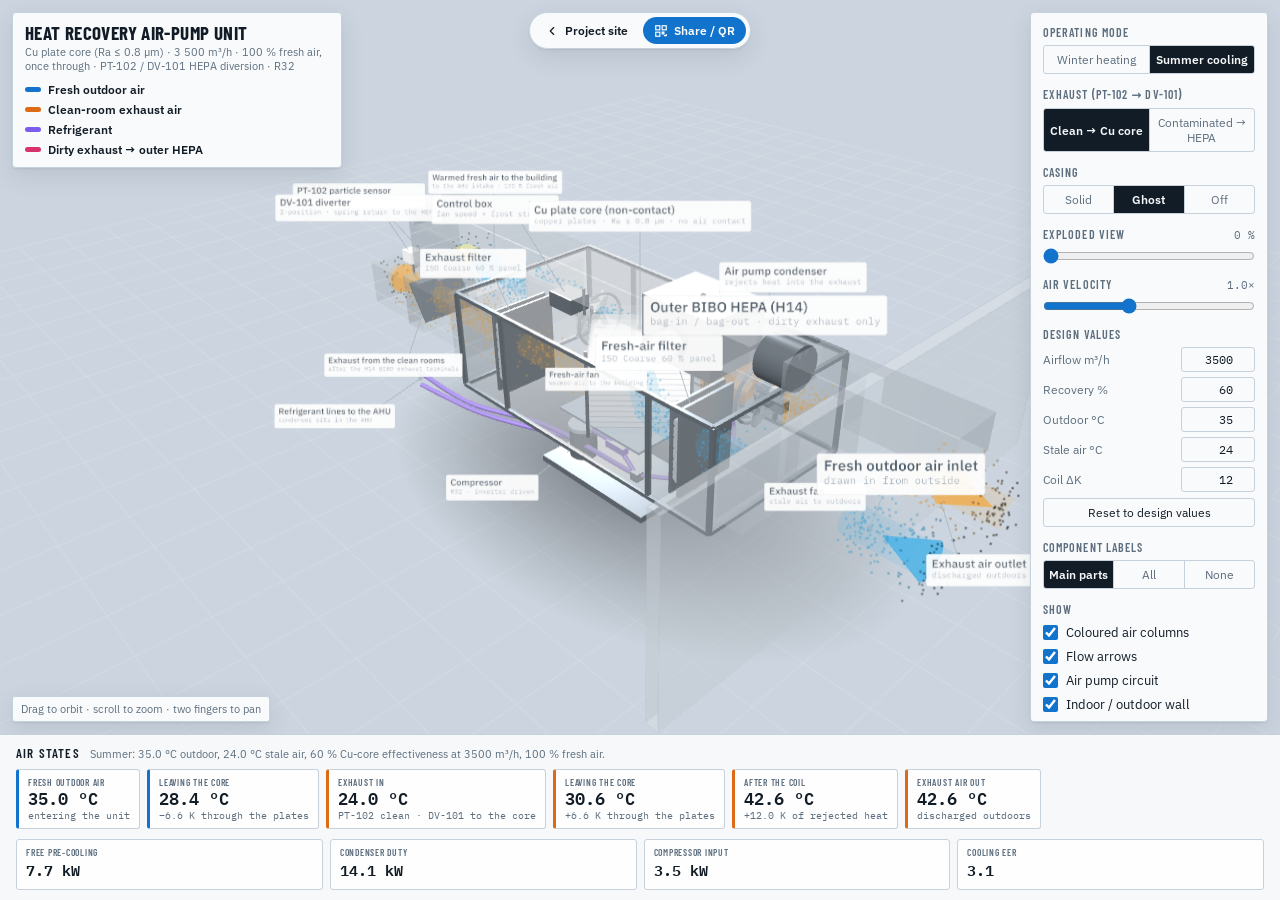
<file: simulators/heat-recovery.html>
<!doctype html><html><head><meta charset=utf8><meta name=viewport content="width=device-width,initial-scale=1,viewport-fit=cover"><style>:root{color-scheme:light;box-sizing:border-box;padding-top:env(safe-area-inset-top,0px);padding-bottom:env(safe-area-inset-bottom,0px)}html{scroll-padding-top:env(safe-area-inset-top,0px)}body{margin:0;padding:0;font:14px -apple-system,BlinkMacSystemFont,sans-serif;background:#fff;color:#000}img{max-width:100%}[hidden]:not([hidden=until-found i]){display:none!important}</style></head><body>
<title>Heat Recovery Unit Simulator</title>
<link rel="preconnect" href="https://fonts.gstatic.com" crossorigin>
<link rel="stylesheet" href="https://fonts.googleapis.com/css2?family=Barlow+Condensed:wght@500;600;700&family=IBM+Plex+Mono:wght@400;600&family=IBM+Plex+Sans:wght@400;500;600&display=swap">
<style>
/* Layout: full-bleed WebGL stage, legend top-left, control rail right, air-state strip below.
   Palette: galvanised steel with duct-marking blue for fresh air and orange for exhaust. */
:root{
  --bg:#e9edf2; --panel:rgba(255,255,255,.88); --panel-solid:#f6f8fa;
  --ink:#121c26; --ink-dim:#5d6e7e; --line:#c6d1dc; --line-soft:#dde4ec;
  --fresh:#1273cc; --return:#dd6a14; --refrig:#7c5cf0;
  --scene:#ccd5df; --floor:#b7c3cf; --metal:#9aaab9; --metal-dark:#6c7c8c; --glass:#aebecd;
  --shadow:0 1px 2px rgba(16,32,48,.08),0 8px 24px rgba(16,32,48,.10);
  --f-disp:"Barlow Condensed",ui-sans-serif,system-ui,sans-serif;
  --f-body:"IBM Plex Sans",ui-sans-serif,system-ui,sans-serif;
  --f-mono:"IBM Plex Mono",ui-monospace,SFMono-Regular,monospace;
}
@media (prefers-color-scheme:dark){:root:not([data-theme="light"]){
  --bg:#080c11; --panel:rgba(18,25,33,.86); --panel-solid:#121a23;
  --ink:#e7eef5; --ink-dim:#8ca0b3; --line:#27333f; --line-soft:#1b242e;
  --fresh:#49aeff; --return:#ff9143; --refrig:#a68bff;
  --scene:#0a1017; --floor:#0f1821; --metal:#55687a; --metal-dark:#39485a; --glass:#4a5e72;
  --shadow:0 1px 2px rgba(0,0,0,.5),0 10px 30px rgba(0,0,0,.45);
  color-scheme:dark;
}}
:root[data-theme="dark"]{
  --bg:#080c11; --panel:rgba(18,25,33,.86); --panel-solid:#121a23;
  --ink:#e7eef5; --ink-dim:#8ca0b3; --line:#27333f; --line-soft:#1b242e;
  --fresh:#49aeff; --return:#ff9143; --refrig:#a68bff;
  --scene:#0a1017; --floor:#0f1821; --metal:#55687a; --metal-dark:#39485a; --glass:#4a5e72;
  --shadow:0 1px 2px rgba(0,0,0,.5),0 10px 30px rgba(0,0,0,.45);
  color-scheme:dark;
}
html,body{height:100%}
body{background:var(--bg);color:var(--ink);font-family:var(--f-body);overflow:hidden}
*{box-sizing:border-box}
button,input{font:inherit;color:inherit}

#app{height:100%;display:grid;grid-template-rows:1fr auto;min-height:0}
#stage{position:relative;min-height:0;overflow:hidden}
#scene{display:block;width:100%;height:100%;touch-action:none}

.legend{position:absolute;top:12px;left:12px;max-width:min(58vw,330px);
  background:var(--panel);backdrop-filter:blur(10px);border:1px solid var(--line);
  border-radius:4px;padding:10px 12px;box-shadow:var(--shadow);pointer-events:none}
.legend h1{margin:0 0 2px;font-family:var(--f-disp);font-weight:700;font-size:19px;
  letter-spacing:.02em;text-transform:uppercase;text-wrap:balance;line-height:1.05}
.legend .sub{margin:0 0 9px;font-size:11px;color:var(--ink-dim)}
.keys{display:grid;gap:5px}
.key{display:flex;align-items:center;gap:7px;font-size:11.5px}
.sw{width:16px;height:5px;border-radius:3px;flex:none}
.key b{font-weight:600}

.rail{position:absolute;top:12px;right:12px;width:238px;max-height:calc(100% - 24px);
  overflow-y:auto;background:var(--panel);backdrop-filter:blur(10px);
  border:1px solid var(--line);border-radius:4px;box-shadow:var(--shadow);
  padding:12px;display:grid;gap:13px;align-content:start}
.grp{display:grid;gap:6px;min-width:0}
.lbl{font-family:var(--f-disp);font-size:12px;font-weight:600;letter-spacing:.09em;
  text-transform:uppercase;color:var(--ink-dim)}
.seg{display:flex;border:1px solid var(--line);border-radius:3px;overflow:hidden}
.seg button{flex:1 1 0;min-width:0;background:transparent;border:0;border-right:1px solid var(--line);
  padding:6px 4px;font-size:11.5px;cursor:pointer;color:var(--ink-dim);transition:background .15s,color .15s}
.seg button:last-child{border-right:0}
.seg button[aria-pressed="true"]{background:var(--ink);color:var(--panel-solid);font-weight:600}
.seg button:hover:not([aria-pressed="true"]){background:var(--line-soft)}
.checks{display:grid;gap:4px}
.chk{display:flex;align-items:center;gap:8px;font-size:12.5px;cursor:pointer;padding:2px 0}
.chk input{accent-color:var(--fresh);width:15px;height:15px;margin:0}
input[type=range]{width:100%;accent-color:var(--fresh);margin:0}
.row{display:flex;justify-content:space-between;align-items:baseline;gap:8px}
.row .val{font-family:var(--f-mono);font-size:11px;color:var(--ink-dim);font-variant-numeric:tabular-nums}
.btn{width:100%;background:var(--ink);color:var(--panel-solid);border:1px solid var(--ink);
  border-radius:3px;padding:7px 6px;font-size:12px;font-weight:600;cursor:pointer}
:focus-visible{outline:2px solid var(--fresh);outline-offset:2px}

.railToggle{position:absolute;top:12px;right:12px;display:none;z-index:3;
  background:var(--panel);border:1px solid var(--line);border-radius:3px;padding:8px 11px;
  font-family:var(--f-disp);font-size:13px;font-weight:600;letter-spacing:.07em;
  text-transform:uppercase;cursor:pointer;box-shadow:var(--shadow)}

.strip{border-top:1px solid var(--line);background:var(--panel-solid);
  padding:10px 16px calc(10px + env(safe-area-inset-bottom,0px));display:grid;gap:8px}
.striphead{display:flex;align-items:baseline;gap:10px;flex-wrap:wrap}
.striphead h2{margin:0;font-family:var(--f-disp);font-size:13px;font-weight:600;
  letter-spacing:.09em;text-transform:uppercase}
.striphead p{margin:0;font-size:11px;color:var(--ink-dim)}
.stations{display:flex;gap:7px;overflow-x:auto;padding-bottom:2px}
.st{flex:0 0 auto;min-width:112px;border:1px solid var(--line);border-radius:3px;
  padding:6px 9px;background:var(--panel);border-left-width:3px}
.st .n{font-size:9.5px;letter-spacing:.08em;text-transform:uppercase;color:var(--ink-dim);
  font-family:var(--f-disp);font-weight:600}
.st .t{font-family:var(--f-mono);font-size:17px;font-weight:600;font-variant-numeric:tabular-nums;line-height:1.25}
.st .d{font-size:10px;color:var(--ink-dim);font-family:var(--f-mono)}
.st.f{border-left-color:var(--fresh)}
.st.r{border-left-color:var(--return)}
.kpis{display:flex;gap:7px;flex-wrap:wrap}
.kpi{flex:1 1 118px;border:1px solid var(--line);border-radius:3px;padding:6px 9px;background:var(--panel)}
.kpi .n{font-size:9.5px;letter-spacing:.08em;text-transform:uppercase;color:var(--ink-dim);
  font-family:var(--f-disp);font-weight:600}
.kpi .v{font-family:var(--f-mono);font-size:15px;font-weight:600;font-variant-numeric:tabular-nums}

.nums{display:grid;gap:5px}
.num{display:flex;align-items:center;justify-content:space-between;gap:8px;font-size:12px}
.num label{color:var(--ink-dim);min-width:0;flex:1 1 auto}
.num input{width:74px;flex:none;text-align:right;background:transparent;
  border:1px solid var(--line);border-radius:3px;padding:4px 6px;
  font-family:var(--f-mono);font-size:11.5px;font-variant-numeric:tabular-nums}
.num input:focus{border-color:var(--fresh)}
.reset{width:100%;background:transparent;border:1px solid var(--line);border-radius:3px;
  padding:6px;font-size:11.5px;cursor:pointer}
.reset:hover{background:var(--line-soft)}
.edited .v,.edited .t{color:var(--fresh)}
.hint{position:absolute;left:12px;bottom:12px;font-size:10.5px;color:var(--ink-dim);
  background:var(--panel);border:1px solid var(--line);border-radius:3px;padding:5px 8px;
  pointer-events:none;box-shadow:var(--shadow)}

@media (max-width:760px){
  .rail{top:auto;bottom:0;left:0;right:0;width:auto;max-height:62%;border-radius:4px 4px 0 0;
    border-left:0;border-right:0;border-bottom:0}
  .railToggle{display:block}
  .legend{max-width:calc(100% - 118px);padding:8px 10px}
  .legend h1{font-size:16px}
  .hint{display:none}
  .st{min-width:98px}
}
@media (prefers-reduced-motion:reduce){*{transition:none!important}}
</style>

<div id="app">
  <div id="stage">
    <canvas id="scene"></canvas>

    <div class="legend">
      <h1>Heat recovery air-pump unit</h1>
      <p class="sub">Cu plate core (Ra ≤ 0.8 µm) · 3 500 m³/h · 100 % fresh air, once through · PT-102 / DV-101 HEPA diversion · R32</p>
      <div class="keys">
        <div class="key"><span class="sw" style="background:var(--fresh)"></span><b>Fresh outdoor air</b></div>
        <div class="key"><span class="sw" style="background:var(--return)"></span><b>Clean-room exhaust air</b></div>
        <div class="key"><span class="sw" style="background:var(--refrig)"></span><b>Refrigerant</b></div>
        <div class="key"><span class="sw" style="background:#d6336c"></span><b>Dirty exhaust → outer HEPA</b></div>
      </div>
    </div>

    <button class="railToggle" id="railToggle" aria-expanded="false" aria-controls="rail">Controls</button>

    <aside class="rail" id="rail">
      <div class="grp">
        <span class="lbl">Operating mode</span>
        <div class="seg" id="segSeason">
          <button data-v="winter" aria-pressed="false">Winter heating</button>
          <button data-v="summer" aria-pressed="true">Summer cooling</button>
        </div>
      </div>

      <div class="grp">
        <span class="lbl">Exhaust (PT-102 → DV-101)</span>
        <div class="seg" id="segExh">
          <button data-v="clean" aria-pressed="true">Clean → Cu core</button>
          <button data-v="dirty" aria-pressed="false">Contaminated → HEPA</button>
        </div>
      </div>

      <div class="grp">
        <span class="lbl">Casing</span>
        <div class="seg" id="segCase">
          <button data-v="solid" aria-pressed="false">Solid</button>
          <button data-v="ghost" aria-pressed="true">Ghost</button>
          <button data-v="off" aria-pressed="false">Off</button>
        </div>
      </div>

      <div class="grp">
        <div class="row"><span class="lbl">Exploded view</span><span class="val" id="valExp">0 %</span></div>
        <input type="range" id="rngExp" min="0" max="100" value="0" step="1" aria-label="Exploded view">
      </div>

      <div class="grp">
        <div class="row"><span class="lbl">Air velocity</span><span class="val" id="valSpd">1.0×</span></div>
        <input type="range" id="rngSpd" min="0" max="250" value="100" step="5" aria-label="Air velocity">
      </div>

      <div class="grp">
        <span class="lbl">Design values</span>
        <div class="nums">
          <div class="num"><label for="inFlow">Airflow m³/h</label><input id="inFlow" type="number" step="100"></div>
          <div class="num"><label for="inEff">Recovery %</label><input id="inEff" type="number" step="1"></div>
          <div class="num"><label for="inOat">Outdoor °C</label><input id="inOat" type="number" step="0.5"></div>
          <div class="num"><label for="inRoom">Stale air °C</label><input id="inRoom" type="number" step="0.5"></div>
          <div class="num"><label for="inDt">Coil ΔK</label><input id="inDt" type="number" step="0.5"></div>
        </div>
        <button class="reset" id="btnReset">Reset to design values</button>
      </div>

      <div class="grp">
        <span class="lbl">Component labels</span>
        <div class="seg" id="segLabels">
          <button data-v="key" aria-pressed="true">Main parts</button>
          <button data-v="all" aria-pressed="false">All</button>
          <button data-v="off" aria-pressed="false">None</button>
        </div>
      </div>

      <div class="grp">
        <span class="lbl">Show</span>
        <div class="checks">
          <label class="chk"><input type="checkbox" id="cbRibbon" checked> Coloured air columns</label>
          <label class="chk"><input type="checkbox" id="cbArrows" checked> Flow arrows</label>
          <label class="chk"><input type="checkbox" id="cbRefrig" checked> Air pump circuit</label>
          <label class="chk"><input type="checkbox" id="cbWall" checked> Indoor / outdoor wall</label>
          <label class="chk"><input type="checkbox" id="cbSpin" checked> Fans turning</label>
        </div>
      </div>

      <div class="grp">
        <span class="lbl">View</span>
        <div class="seg" id="segView">
          <button data-v="iso" aria-pressed="true">Iso</button>
          <button data-v="plan" aria-pressed="false">Plan</button>
          <button data-v="front" aria-pressed="false">Front</button>
        </div>
        <button class="btn" id="btnPlay" aria-pressed="true">Pause airflow</button>
      </div>
    </aside>

    <div class="hint">Drag to orbit · scroll to zoom · two fingers to pan</div>
  </div>

  <div class="strip">
    <div class="striphead">
      <h2>Air states</h2>
      <p id="caseNote"></p>
    </div>
    <div class="stations" id="stations"></div>
    <div class="kpis" id="kpis"></div>
  </div>
</div>

<script src="../assets/vendor/three.min.js"></script>
<script>
(function(){
"use strict";
if(!window.THREE){document.querySelector('.legend').insertAdjacentHTML('beforeend','<p class="sub" style="margin-top:8px">3D library could not load.</p>');return;}

/* ---------------------------------------------------------------- tokens */
var css=getComputedStyle(document.documentElement);
function tok(n){ return css.getPropertyValue(n).trim(); }
function col(n){ return new THREE.Color(tok(n)); }
var T={};
function readTokens(){
  css=getComputedStyle(document.documentElement);
  T.fresh=col('--fresh'); T.ret=col('--return'); T.refrig=col('--refrig');
  T.scene=col('--scene'); T.floor=col('--floor'); T.metal=col('--metal');
  T.metalDark=col('--metal-dark'); T.glass=col('--glass');
  T.ink=tok('--ink'); T.inkDim=tok('--ink-dim');
  T.dark=document.documentElement.getAttribute('data-theme')==='dark' ||
    (document.documentElement.getAttribute('data-theme')!=='light' &&
     window.matchMedia('(prefers-color-scheme:dark)').matches);
}
readTokens();

/* ------------------------------------------------------------- renderer  */
var canvas=document.getElementById('scene'), stage=document.getElementById('stage');
var renderer=new THREE.WebGLRenderer({canvas:canvas,antialias:true});
renderer.setPixelRatio(Math.min(2,window.devicePixelRatio||1));
renderer.outputEncoding=THREE.sRGBEncoding;
var scene=new THREE.Scene(); scene.background=T.scene.clone();
var camera=new THREE.PerspectiveCamera(42,2,0.1,400);
var target=new THREE.Vector3(0,0.1,0);
var cam={theta:0.80,phi:1.05,r:30}, camGoal={theta:0.80,phi:1.05,r:30};
function placeCamera(){
  var sp=Math.sin(cam.phi);
  camera.position.set(target.x+cam.r*sp*Math.sin(cam.theta),
                      target.y+cam.r*Math.cos(cam.phi),
                      target.z+cam.r*sp*Math.cos(cam.theta));
  camera.lookAt(target);
}

var hemi=new THREE.HemisphereLight(0xffffff,0x404a55,0.85); scene.add(hemi);
var key=new THREE.DirectionalLight(0xffffff,0.75); key.position.set(8,13,10); scene.add(key);
var fill=new THREE.DirectionalLight(0xffffff,0.30); fill.position.set(-9,5,-8); scene.add(fill);
function tuneLights(){
  hemi.intensity=T.dark?0.50:0.85; key.intensity=T.dark?0.55:0.75; fill.intensity=T.dark?0.26:0.30;
}
tuneLights();

/* ------------------------------------------------------------- materials */
function std(c,o){ o=o||{}; return new THREE.MeshStandardMaterial({
  color:c, metalness:o.m!==undefined?o.m:0.55, roughness:o.r!==undefined?o.r:0.45,
  transparent:!!o.t, opacity:o.o!==undefined?o.o:1, side:o.side||THREE.FrontSide,
  depthWrite:o.dw!==undefined?o.dw:true, emissive:o.e||0x000000,
  emissiveIntensity:o.ei!==undefined?o.ei:1});}
var M={
  panel:std(T.metal.clone(),{m:0.62,r:0.34,t:true,o:0.22,side:THREE.DoubleSide,dw:false}),
  frame:std(T.metalDark.clone(),{m:0.75,r:0.32}),
  inner:std(T.metal.clone(),{m:0.40,r:0.60,side:THREE.DoubleSide}),
  plate:std(T.glass.clone(),{m:0.55,r:0.40,t:true,o:0.42,side:THREE.DoubleSide}),
  filter:std(new THREE.Color('#8e9aa6'),{m:0.1,r:0.9}),
  copper:std(new THREE.Color('#b9712f'),{m:0.9,r:0.3}),
  fin:std(new THREE.Color('#aab6c0'),{m:0.5,r:0.55,t:true,o:0.85,side:THREE.DoubleSide}),
  coilHot:std(new THREE.Color('#d9541a'),{m:0.35,r:0.5,e:0x5a1d00,ei:0.75,t:true,o:0.80,side:THREE.DoubleSide}),
  coilCold:std(new THREE.Color('#1878cf'),{m:0.35,r:0.5,e:0x001f3d,ei:0.75,t:true,o:0.80,side:THREE.DoubleSide}),
  duct:std(T.metal.clone(),{m:0.5,r:0.5,t:true,o:0.16,side:THREE.DoubleSide,dw:false}),
  refrig:std(T.refrig.clone(),{m:0.6,r:0.35,e:0x150a30,ei:0.5}),
  wall:std(new THREE.Color('#9aa3ab'),{m:0.05,r:0.95,t:true,o:0.35,side:THREE.DoubleSide})
};

/* ------------------------------------------------------------- envelope  */
var unit=new THREE.Group(); scene.add(unit);
var explodables=[], labels=[], casingParts=[], spinners=[];
var L=11.0, H=3.4, D=5.6;                 // the unit is wide rather than tall
var X0=-L/2, X1=L/2, Y0=-H/2, Y1=H/2, Z0=-D/2, Z1=D/2;
var ZF=1.45, ZE=-1.45;                    // the two lanes: front and back
var CY=0.0;                               // lane centre height
function box(w,h,d,mat){ return new THREE.Mesh(new THREE.BoxGeometry(w,h,d),mat); }
function at(o,x,y,z){ o.position.set(x,y,z); return o; }

function panel(w,h,d,x,y,z,dir){
  var m=box(w,h,d,M.panel.clone()); at(m,x,y,z);
  unit.add(m); casingParts.push(m);
  explodables.push({obj:m,dir:dir.clone(),base:m.position.clone(),scale:3.0});
}
panel(L,H,0.06,0,0,Z1,new THREE.Vector3(0,0,1));
panel(L,H,0.06,0,0,Z0,new THREE.Vector3(0,0,-1));
panel(L,0.06,D,0,Y1,0,new THREE.Vector3(0,1,0));
panel(L,0.06,D,0,Y0,0,new THREE.Vector3(0,-1,0));

(function frame(){
  var t=0.13,g=new THREE.Group();
  function bar(w,h,d,x,y,z){ g.add(at(box(w,h,d,M.frame),x,y,z)); }
  [[Y0,Z0],[Y0,Z1],[Y1,Z0],[Y1,Z1]].forEach(function(p){ bar(L,t,t,0,p[0],p[1]); });
  [[X0,Z0],[X0,Z1],[X1,Z0],[X1,Z1]].forEach(function(p){ bar(t,H,t,p[0],0,p[1]); });
  [[X0,Y0],[X0,Y1],[X1,Y0],[X1,Y1]].forEach(function(p){ bar(t,t,D,p[0],p[1],0); });
  [-3.2,3.2].forEach(function(x){
    bar(t,H,t,x,0,Z0); bar(t,H,t,x,0,Z1);
  });
  unit.add(g);
})();

/* lane dividers either side of the core: this is what keeps the two
   airstreams apart everywhere except across the plates of the core */
(function dividers(){
  var dm=std(T.metal.clone(),{m:0.4,r:0.6,t:true,o:0.5,side:THREE.DoubleSide});
  var CORE_R=2.2;                               // half-diagonal of the core
  unit.add(at(box(Math.abs(X0)-CORE_R,H-0.25,0.06,dm),(X0-CORE_R)/2,0,0));
  unit.add(at(box(X1-CORE_R,H-0.25,0.06,dm),(X1+CORE_R)/2,0,0));
  labels.push({text:'Lane divider',sub:'keeps the two streams apart',tier:'aux',
    anchor:new THREE.Vector3(-3.85,0.9,0),off:new THREE.Vector3(-0.5,1.3,0)});
})();

/* --------------------------------------------------- heat exchange core */
var coreG=new THREE.Group();
(function core(){
  var sz=3.1;
  for(var i=0;i<13;i++) coreG.add(at(box(sz,0.035,sz,M.plate),0,-1.15+i*0.192,0));
  coreG.add(at(box(sz,H-0.4,sz,std(T.glass.clone(),{m:0.3,r:0.6,t:true,o:0.09,side:THREE.DoubleSide,dw:false})),0,0,0));
  [[-1,-1],[1,-1],[1,1],[-1,1]].forEach(function(c){
    coreG.add(at(box(0.10,H-0.4,0.10,M.frame),c[0]*sz/2,0,c[1]*sz/2));
  });
  coreG.rotation.y=Math.PI/4; coreG.position.set(0,0,0);
  unit.add(coreG);
  explodables.push({obj:coreG,dir:new THREE.Vector3(0,1,0),base:new THREE.Vector3(0,0,0),scale:3.2});
  labels.push({text:'Cu plate core (non-contact)',sub:'copper plates · Ra ≤ 0.8 µm · no air contact',
    anchor:new THREE.Vector3(0,1.5,0),off:new THREE.Vector3(0,1.5,0)});
  // condensate tray under the core
  unit.add(at(box(3.6,0.09,3.6,M.inner),0,-1.44,0));
})();

/* ------------------------------------------------------------- filters  */
function filterBank(x,z,label){
  var g=new THREE.Group();
  g.add(at(box(0.10,H-0.5,2.1,M.frame),-0.15,0,0));
  for(var i=0;i<11;i++){
    var p=at(box(0.26,0.18,2.0,M.filter),0,-0.90+i*0.18,0);
    p.rotation.z=(i%2?1:-1)*0.5; g.add(p);
  }
  g.add(at(box(0.10,H-0.5,2.1,M.frame),0.15,0,0));
  at(g,x,CY,z); unit.add(g);
  explodables.push({obj:g,dir:new THREE.Vector3(0,1,z>0?0.5:-0.5).normalize(),
    base:new THREE.Vector3(x,CY,z),scale:2.6});
  labels.push({text:label,sub:'ISO Coarse 60 % panel',
    anchor:new THREE.Vector3(x,CY,z),off:new THREE.Vector3(0,1.4,z>0?0.7:-0.7)});
}
filterBank( 3.9, ZF, 'Fresh-air filter');   // on the incoming outdoor-air lane
filterBank(-3.9, ZF, 'Exhaust filter');    // on the incoming stale-air lane

/* ---------------------------------------------------------------- fans  */
function fan(x,z,dirSign,label,sub){
  var g=new THREE.Group(), rotor=new THREE.Group();
  var hub=new THREE.Mesh(new THREE.CylinderGeometry(0.22,0.22,0.44,18),M.frame);
  hub.rotation.z=Math.PI/2; rotor.add(hub);
  var bm=std(T.metal.clone(),{m:0.65,r:0.35,side:THREE.DoubleSide});
  for(var i=0;i<9;i++){
    var a=i/9*Math.PI*2, b=box(0.22,0.80,0.06,bm);
    b.position.set(0,Math.cos(a)*0.56,Math.sin(a)*0.56);
    b.rotation.x=-a; b.rotateY(0.55*dirSign); rotor.add(b);
  }
  g.add(rotor); spinners.push({obj:rotor,axis:'x',rate:dirSign*5.0});
  var ring=new THREE.Mesh(new THREE.TorusGeometry(0.95,0.05,8,30),M.frame);
  ring.rotation.y=Math.PI/2; at(ring,-dirSign*0.45,0,0); g.add(ring);
  var cone=new THREE.Mesh(new THREE.CylinderGeometry(0.95,0.70,0.45,24,1,true),
    std(T.metal.clone(),{m:0.6,r:0.4,t:true,o:0.4,side:THREE.DoubleSide}));
  cone.rotation.z=Math.PI/2; at(cone,-dirSign*0.52,0,0); g.add(cone);
  g.add(at(box(0.40,0.36,0.36,M.frame),dirSign*0.44,0,0));
  at(g,x,CY,z); unit.add(g);
  explodables.push({obj:g,dir:new THREE.Vector3(dirSign*0.7,0.7,0).normalize(),
    base:new THREE.Vector3(x,CY,z),scale:2.6});
  labels.push({text:label,sub:sub,
    anchor:new THREE.Vector3(x,CY,z),off:new THREE.Vector3(dirSign*0.5,-1.5,z>0?0.5:-0.5)});
}
fan(-3.9, ZE, -1, 'Fresh-air fan', 'warmed air to the building');
fan( 3.9, ZE,  1, 'Exhaust fan',   'stale air to outdoors');

/* -------------------------------------------------- air pump equipment */
var hpCoil=new THREE.Group();
(function(){
  var fins=new THREE.InstancedMesh(new THREE.BoxGeometry(0.70,1.55,0.02),M.fin,22);
  var mtx=new THREE.Matrix4();
  for(var i=0;i<22;i++){ mtx.makeTranslation(0,0,-0.95+i*0.09); fins.setMatrixAt(i,mtx); }
  hpCoil.add(fins); hpCoil.userData.fins=fins;
  for(var cx=0;cx<3;cx++) for(var cy=0;cy<4;cy++){
    var t=new THREE.Mesh(new THREE.CylinderGeometry(0.05,0.05,2.0,10),M.copper);
    t.rotation.x=Math.PI/2; at(t,-0.24+cx*0.24,-0.50+cy*0.33,0); hpCoil.add(t);
  }
  hpCoil.add(at(new THREE.Mesh(new THREE.CylinderGeometry(0.09,0.09,1.5,12),M.copper),0,0,1.05));
  hpCoil.add(at(box(0.95,1.75,2.1,std(T.glass.clone(),{m:0.3,r:0.6,t:true,o:0.1,side:THREE.DoubleSide,dw:false})),0,0,0));
  hpCoil.position.set(2.4,CY,ZE);           // in the exhaust lane, downstream of the core
  unit.add(hpCoil);
  explodables.push({obj:hpCoil,dir:new THREE.Vector3(0,1,-0.4).normalize(),
    base:new THREE.Vector3(2.4,CY,ZE),scale:2.4});
})();
var lblCoil={text:'Air pump evaporator',sub:'harvests the last of the exhaust heat',
  anchor:new THREE.Vector3(2.4,CY,ZE),off:new THREE.Vector3(0.4,1.4,-0.6)};
labels.push(lblCoil);

var refrig=new THREE.Group(), refrigCurves=[];
(function hp(){
  // compressor and receiver, under the unit
  var comp=new THREE.Mesh(new THREE.CylinderGeometry(0.45,0.45,1.05,24),M.frame);
  at(comp,-1.4,Y0-1.05,1.2); unit.add(comp);
  unit.add(at(new THREE.Mesh(new THREE.CylinderGeometry(0.48,0.48,0.14,24),M.inner),-1.4,Y0-0.46,1.2));
  unit.add(at(box(0.80,0.24,0.24,M.refrig),0.2,Y0-0.55,1.2));          // reversing valve
  unit.add(at(box(0.30,0.30,0.30,M.frame),1.1,Y0-1.20,1.2));           // expansion valve
  unit.add(at(box(4.6,0.22,2.6,M.frame),0,Y0-1.75,0.9));               // base frame
  labels.push({text:'Compressor',sub:'R32 · inverter driven',
    anchor:new THREE.Vector3(-1.4,Y0-1.05,1.2),off:new THREE.Vector3(-1.1,-1.0,0.8)});
  labels.push({text:'Reversing valve',sub:'heating ⇄ cooling',tier:'aux',
    anchor:new THREE.Vector3(0.2,Y0-0.55,1.2),off:new THREE.Vector3(0.9,-1.3,0.7)});
  labels.push({text:'Expansion valve',sub:'superheat control',tier:'aux',
    anchor:new THREE.Vector3(1.1,Y0-1.20,1.2),off:new THREE.Vector3(1.6,-0.8,0.6)});

  function run(points,r){
    var cv=new THREE.CatmullRomCurve3(points.map(function(p){return new THREE.Vector3(p[0],p[1],p[2]);}));
    refrig.add(new THREE.Mesh(new THREE.TubeGeometry(cv,64,r||0.07,10,false),M.refrig));
    refrigCurves.push(cv);
  }
  // suction from the coil, and liquid back to it
  run([[2.4,CY-0.8,ZE],[2.4,Y0-0.55,ZE-0.3],[2.4,Y0-1.05,0.2],[1.1,Y0-1.20,1.2]]);
  run([[1.1,Y0-1.20,1.2],[0.2,Y0-0.55,1.2],[-1.4,Y0-0.46,1.2]]);
  // the pair of lines that run across to the AHU's coils
  run([[-1.4,Y0-1.05,1.2],[-2.6,Y0-1.3,1.4],[-5.2,Y0-1.1,2.6],[-7.4,Y0-0.6,3.4]],0.08);
  run([[-7.4,Y0-0.1,3.4],[-5.2,Y0-0.6,2.9],[-2.8,Y0-0.9,1.7],[1.1,Y0-1.20,1.2]],0.08);
  labels.push({text:'Refrigerant lines to the AHU',sub:'condenser sits in the AHU',
    anchor:new THREE.Vector3(-7.4,Y0-0.35,3.4),off:new THREE.Vector3(-1.3,-0.9,0.8)});
  unit.add(refrig);
})();

/* ------------------------------------------- control box and spigots --- */
(function(){
  unit.add(at(box(1.0,0.50,0.75,M.frame),-2.2,Y1+0.28,0.9));
  unit.add(at(new THREE.Mesh(new THREE.CylinderGeometry(0.045,0.045,0.9,10),M.frame),-1.5,Y1+0.45,0.9));
  labels.push({text:'Control box',sub:'fan speed + frost strategy',
    anchor:new THREE.Vector3(-2.2,Y1+0.28,0.9),off:new THREE.Vector3(-0.9,1.1,0.4)});
  [[X0-0.45,ZF],[X0-0.45,ZE],[X1+0.45,ZF],[X1+0.45,ZE]].forEach(function(p){
    unit.add(at(box(0.9,H-0.7,2.2,M.duct),p[0],CY,p[1]));   // rectangular spigots, like the rig
  });
})();

/* ------------------------------ exhaust safety: PT-102, DV-101, outer HEPA --- */
/* Same as the clean-room rig: the building's exhaust passes a particle sensor (PT-102)
   and a two-position diverter (DV-101). Clean, it goes through the Cu core to the air pump;
   contaminated, DV-101 sends it up and over the unit through an outer bag-in/bag-out HEPA
   and FAN-103B, and out through the wall. Spring return to the HEPA. */
var BYPY=Y1+1.8, BYPW=1.5, BYPH=1.0, CONTAM=new THREE.Color('#d6336c');
function rseg(a,b,w,h,mat,grp){            // one straight rectangular duct run
  var dx=b[0]-a[0], dy=b[1]-a[1], dz=b[2]-a[2], len=Math.hypot(dx,dy,dz);
  var g=Math.abs(dx)>1e-6?box(len,h,w,mat):(Math.abs(dy)>1e-6?box(w,len,h,mat):box(w,h,len,mat));
  at(g,(a[0]+b[0])/2,(a[1]+b[1])/2,(a[2]+b[2])/2); (grp||unit).add(g); return g;
}
(function exhaustSafety(){
  var dm=std(T.metal.clone(),{m:0.5,r:0.5,t:true,o:0.28,side:THREE.DoubleSide,dw:false});
  // exhaust inlet duct from the building, rectangular
  rseg([-11.5,CY,ZF],[X0-0.9,CY,ZF],2.0,1.6,M.duct);
  // DV-101 two-position diverter with its spring-return actuator on top
  unit.add(at(box(1.0,1.9,2.3,dm),-8.6,CY+0.15,ZF));
  var blade=at(box(0.05,1.5,2.0,M.frame),-8.6,CY+0.15,ZF); blade.rotation.z=0.55; unit.add(blade);
  unit.add(at(box(0.55,0.45,0.55,std(new THREE.Color('#e0a020'),{m:0.3,r:0.5})),-8.6,CY+1.4,ZF-1.2));
  labels.push({text:'DV-101 diverter',sub:'2-position · spring return to the HEPA',
    anchor:new THREE.Vector3(-8.6,CY+1.1,ZF),off:new THREE.Vector3(-0.4,1.1,0.9)});
  // PT-102 particle sensor with its sampling probe
  unit.add(at(box(0.55,0.45,0.42,std(new THREE.Color('#f2f2f2'),{m:0.1,r:0.6})),-10.3,CY+1.15,ZF));
  unit.add(at(new THREE.Mesh(new THREE.CylinderGeometry(0.04,0.04,0.6,8),M.frame),-10.3,CY+0.7,ZF));
  labels.push({text:'PT-102 particle sensor',sub:'trip > 1 000 /m³ ≥0.5 µm for 5 s',
    anchor:new THREE.Vector3(-10.3,CY+1.15,ZF),off:new THREE.Vector3(-0.6,0.9,0.4)});
  // HEPA bypass: up from DV-101, over the unit, through the outer BIBO HEPA and FAN-103B, out through the wall
  rseg([-8.6,CY+1.1,ZF],[-8.6,BYPY,ZF],BYPW,BYPH,dm);
  rseg([-8.6,BYPY,ZF],[2.6,BYPY,ZF],BYPW,BYPH,dm);
  rseg([5.0,BYPY,ZF],[6.0,BYPY,ZF],BYPW,BYPH,dm);
  rseg([7.0,BYPY,ZF],[11.5,BYPY,ZF],BYPW,BYPH,dm);
  var hepa=at(box(2.4,1.7,2.0,std(new THREE.Color('#c9d1d8'),{m:0.6,r:0.35})),3.8,BYPY,ZF); unit.add(hepa);
  var ring=new THREE.Mesh(new THREE.TorusGeometry(0.42,0.07,8,24),std(new THREE.Color('#3a4652'),{m:0.5,r:0.4}));
  at(ring,3.8,BYPY,ZF+1.08); unit.add(ring);
  var bag=new THREE.Mesh(new THREE.SphereGeometry(0.42,16,10),std(new THREE.Color('#f4f0d8'),{m:0,r:0.9,t:true,o:0.6}));
  bag.scale.set(0.95,0.95,1.4); at(bag,3.8,BYPY-0.1,ZF+1.45); unit.add(bag);
  labels.push({text:'Outer BIBO HEPA (H14)',sub:'bag-in / bag-out · dirty exhaust only',
    anchor:new THREE.Vector3(3.8,BYPY+0.85,ZF),off:new THREE.Vector3(1.3,0.45,0.6)});
  var fb=at(new THREE.Mesh(new THREE.CylinderGeometry(0.62,0.62,1.0,20),M.frame),6.5,BYPY,ZF);
  fb.rotation.z=Math.PI/2; unit.add(fb);
  labels.push({text:'FAN-103B',sub:'HEPA bypass fan',tier:'aux',
    anchor:new THREE.Vector3(6.5,BYPY+0.6,ZF),off:new THREE.Vector3(0.5,0.9,0.3)});
})();

/* ------------------------------------------- indoors / outdoors wall --- */
var wallG=new THREE.Group(); scene.add(wallG);
(function(){
  var w=std(new THREE.Color('#9aa3ab'),{m:0.05,r:0.95,t:true,o:0.32,side:THREE.DoubleSide});
  wallG.add(at(box(0.36,6.0,16.0,w),8.6,0.7,0));
  var em=new THREE.LineSegments(new THREE.EdgesGeometry(new THREE.BoxGeometry(0.36,6.0,16.0)),
    new THREE.LineBasicMaterial({color:T.metalDark.clone(),transparent:true,opacity:0.5}));
  at(em,8.6,0.7,0); wallG.add(em);
  labels.push({text:'Building envelope',sub:'indoors left · outdoors right',tier:'aux',
    anchor:new THREE.Vector3(8.6,2.2,0),off:new THREE.Vector3(0.9,1.1,0)});
})();

/* -------------------------------------------------------------- ground  */
(function(){
  var cv=document.createElement('canvas'); cv.width=cv.height=256;
  var ctx=cv.getContext('2d');
  var gr=ctx.createRadialGradient(128,128,10,128,128,126);
  gr.addColorStop(0,'rgba(0,0,0,0.40)'); gr.addColorStop(1,'rgba(0,0,0,0)');
  ctx.fillStyle=gr; ctx.fillRect(0,0,256,256);
  var sh=new THREE.Mesh(new THREE.PlaneGeometry(20,13),
    new THREE.MeshBasicMaterial({map:new THREE.CanvasTexture(cv),transparent:true,depthWrite:false}));
  sh.rotation.x=-Math.PI/2; sh.position.set(0,Y0-2.0,0.4); scene.add(sh);
  var grid=new THREE.GridHelper(70,35,T.floor.clone(),T.floor.clone());
  grid.material.transparent=true; grid.material.opacity=0.35;
  grid.position.y=Y0-2.05; scene.add(grid);
})();

/* --------------------------------------------------------------- labels */
function makeLabelSprite(text,sub){
  var dpr=2,pad=14,fs=30,ss=21,w=0;
  var cv=document.createElement('canvas'),ctx=cv.getContext('2d');
  ctx.font='600 '+fs+'px "IBM Plex Sans", sans-serif'; w=ctx.measureText(text).width;
  ctx.font='400 '+ss+'px "IBM Plex Mono", monospace'; w=Math.max(w,ctx.measureText(sub||'').width);
  var W=Math.ceil(w+pad*2), Hh=sub?Math.ceil(fs+ss+pad*2+6):Math.ceil(fs+pad*2);
  cv.width=W*dpr; cv.height=Hh*dpr; ctx.scale(dpr,dpr);
  ctx.fillStyle=T.dark?'rgba(14,20,27,0.90)':'rgba(255,255,255,0.92)';
  ctx.strokeStyle=T.dark?'rgba(130,155,180,0.5)':'rgba(40,60,80,0.3)';
  ctx.lineWidth=1.5;
  var rr=5;
  ctx.beginPath();
  ctx.moveTo(rr,0); ctx.lineTo(W-rr,0); ctx.quadraticCurveTo(W,0,W,rr);
  ctx.lineTo(W,Hh-rr); ctx.quadraticCurveTo(W,Hh,W-rr,Hh);
  ctx.lineTo(rr,Hh); ctx.quadraticCurveTo(0,Hh,0,Hh-rr);
  ctx.lineTo(0,rr); ctx.quadraticCurveTo(0,0,rr,0); ctx.closePath();
  ctx.fill(); ctx.stroke();
  ctx.fillStyle=T.ink; ctx.textBaseline='top';
  ctx.font='600 '+fs+'px "IBM Plex Sans", sans-serif'; ctx.fillText(text,pad,pad-2);
  if(sub){ ctx.fillStyle=T.inkDim; ctx.font='400 '+ss+'px "IBM Plex Mono", monospace';
    ctx.fillText(sub,pad,pad+fs+2); }
  var sp=new THREE.Sprite(new THREE.SpriteMaterial({map:new THREE.CanvasTexture(cv),
    transparent:true,depthTest:false,depthWrite:false}));
  sp.renderOrder=10; sp.scale.set(W*0.0105,Hh*0.0105,1);
  return sp;
}
var labelGroup=new THREE.Group(); labelGroup.renderOrder=10; scene.add(labelGroup);
var leaderMat=new THREE.LineBasicMaterial({color:T.metalDark.clone(),transparent:true,opacity:0.9});
var labelMode='key';
var REACH=2.4;                        // how far a callout stands off its part
function buildLabels(){
  while(labelGroup.children.length){
    var c=labelGroup.children.pop();
    if(c.material && c.material!==leaderMat){
      if(c.material.map) c.material.map.dispose(); c.material.dispose(); }
    if(c.geometry) c.geometry.dispose();
  }
  if(labelMode==='off') return;
  labels.filter(function(d){ return labelMode==='all' || d.tier!=='aux'; }).forEach(function(d){
    var sp=makeLabelSprite(d.text,d.sub);
    var p=d.anchor.clone().add(d.off.clone().multiplyScalar(REACH));
    sp.position.copy(p); labelGroup.add(sp);
    var knee=d.anchor.clone().lerp(p,0.72); knee.y=p.y;
    labelGroup.add(new THREE.Line(
      new THREE.BufferGeometry().setFromPoints([d.anchor.clone(),knee,p.clone()]),leaderMat));
    var dot=new THREE.Mesh(new THREE.SphereGeometry(0.08,10,8),
      new THREE.MeshBasicMaterial({color:leaderMat.color}));
    dot.position.copy(d.anchor); dot.renderOrder=9; labelGroup.add(dot);
  });
}
function refreshLabels(){ buildLabels(); labelGroup.visible=labelMode!=='off'; }

/* ------------------------------------------------------------ air paths */
function path(pts){
  var v=[],r=[],cum=[0],total=0;
  pts.forEach(function(p){ v.push(new THREE.Vector3(p[0],p[1],p[2])); r.push(p[3]); });
  for(var i=0;i<v.length-1;i++){ total+=v[i].distanceTo(v[i+1]); cum.push(total); }
  return {v:v,r:r,cum:cum,total:total,pts:pts};
}
var _tmp=new THREE.Vector3();
function sample(p,s,out){
  var cum=p.cum,i=1;
  while(i<cum.length-1 && cum[i]<s) i++;
  var span=cum[i]-cum[i-1]||1,t=(s-cum[i-1])/span;
  out.lerpVectors(p.v[i-1],p.v[i],t);
  return p.r[i-1]+(p.r[i]-p.r[i-1])*t;
}
var RL=0.78;
/* The two streams cross inside the core but sit in different plate layers:
   fresh air runs above the mid-plane, exhaust air below it. They never touch. */
var freshPath=path([
  [ 11.5,CY,ZF,0.95],[ 7.0,CY,ZF,0.90],[ 5.6,CY,ZF,0.85],[ 3.9,CY,ZF,RL],
  [ 2.0,CY,ZF,0.70],[ 1.1,CY+0.55,ZF-0.45,0.42],[ 0.0,CY+0.55,0.0,0.42],[-1.1,CY+0.55,ZE+0.45,0.42],
  [-2.3,CY,ZE,RL],[-3.4,CY,ZE,0.55],[-3.9,CY,ZE,0.40],[-5.0,CY,ZE,0.85],
  [-7.0,CY,ZE,0.90],[-11.5,CY,ZE,0.95]
]);
var stalePath=path([
  [-11.5,CY,ZF,0.95],[-7.0,CY,ZF,0.90],[-5.0,CY,ZF,0.85],[-3.9,CY,ZF,RL],
  [-2.3,CY,ZF,0.70],[-1.1,CY-0.55,ZF-0.45,0.42],[ 0.0,CY-0.55,0.0,0.42],[ 1.1,CY-0.55,ZE+0.45,0.42],
  [ 2.0,CY,ZE,RL],[ 2.4,CY,ZE,0.62],[ 3.4,CY,ZE,0.55],[ 3.9,CY,ZE,0.40],[ 5.0,CY,ZE,0.85],
  [ 7.0,CY,ZE,0.90],[ 11.5,CY,ZE,0.95]
]);

var bypassPath=path([
  [-11.5,CY,ZF,0.95],[-10.0,CY,ZF,0.85],[-8.6,CY+0.4,ZF,0.6],[-8.6,CY+1.4,ZF,0.5],[-8.6,BYPY,ZF,0.5],
  [-6.0,BYPY,ZF,0.5],[2.6,BYPY,ZF,0.5],[3.8,BYPY,ZF,0.7],[5.0,BYPY,ZF,0.5],[6.5,BYPY,ZF,0.45],[11.5,BYPY,ZF,0.5]
]);
var ribbons=new THREE.Group(); scene.add(ribbons);
function buildRibbons(){
  while(ribbons.children.length){
    var c=ribbons.children.pop(); c.geometry.dispose(); c.material.dispose();
  }
  [[freshPath,T.fresh],state.dirty?[bypassPath,CONTAM]:[stalePath,T.ret]].forEach(function(d){
    var cv=new THREE.CatmullRomCurve3(d[0].pts.map(function(p){return new THREE.Vector3(p[0],p[1],p[2]);}));
    var m=new THREE.Mesh(new THREE.TubeGeometry(cv,120,0.44,16,false),
      new THREE.MeshBasicMaterial({color:d[1],transparent:true,opacity:0.16,depthWrite:false}));
    m.renderOrder=3; ribbons.add(m);
  });
}
var state={season:'summer',casing:'ghost',explode:0,speed:1,refrig:true,spin:true,playing:true,dirty:false};
buildRibbons();

var arrows=new THREE.Group(); scene.add(arrows);
var arrowDefs=[
  {p:[10.4,CY,ZF], rz: Math.PI/2, c:'fresh'},
  {p:[-10.4,CY,ZE],rz: Math.PI/2, c:'fresh'},
  {p:[-10.4,CY,ZF],rz:-Math.PI/2, c:'ret'},
  {p:[10.4,CY,ZE], rz:-Math.PI/2, c:'ret'}
];
function buildArrows(){
  while(arrows.children.length){
    var c=arrows.children.pop(); c.geometry.dispose(); c.material.dispose();
  }
  arrowDefs.forEach(function(d){
    var m=new THREE.Mesh(new THREE.ConeGeometry(0.55,1.3,22),
      new THREE.MeshBasicMaterial({color:d.c==='fresh'?T.fresh:T.ret,transparent:true,opacity:0.85}));
    m.position.set(d.p[0],d.p[1],d.p[2]); m.rotation.z=d.rz; arrows.add(m);
  });
}
buildArrows();

labels.push({text:'Fresh outdoor air inlet',sub:'drawn in from outside',
  anchor:new THREE.Vector3(9.4,CY,ZF),off:new THREE.Vector3(0.5,1.2,0.5)});
labels.push({text:'Warmed fresh air to the building',sub:'to the AHU intake · 100 % fresh air',
  anchor:new THREE.Vector3(-9.4,CY,ZE),off:new THREE.Vector3(-0.5,1.2,-0.5)});
labels.push({text:'Exhaust from the clean rooms',sub:'after the H14 BIBO exhaust terminals',
  anchor:new THREE.Vector3(-9.4,CY,ZF),off:new THREE.Vector3(-0.5,-1.3,0.5)});
labels.push({text:'Exhaust air outlet',sub:'discharged outdoors',
  anchor:new THREE.Vector3(9.4,CY,ZE),off:new THREE.Vector3(0.5,-1.3,-0.5)});
refreshLabels();

/* --------------------------------------------------------------- streams */
function makeDot(){
  var cv=document.createElement('canvas'); cv.width=cv.height=64;
  var ctx=cv.getContext('2d');
  var g=ctx.createRadialGradient(32,32,0,32,32,32);
  g.addColorStop(0,'rgba(255,255,255,1)');
  g.addColorStop(0.35,'rgba(255,255,255,0.85)');
  g.addColorStop(1,'rgba(255,255,255,0)');
  ctx.fillStyle=g; ctx.fillRect(0,0,64,64);
  return new THREE.CanvasTexture(cv);
}
var dotTex=makeDot();
function stream(p,kind,count){
  var geo=new THREE.BufferGeometry();
  geo.setAttribute('position',new THREE.BufferAttribute(new Float32Array(count*3),3));
  geo.setAttribute('color',new THREE.BufferAttribute(new Float32Array(count*3),3));
  var mat=new THREE.PointsMaterial({size:0.18,map:dotTex,vertexColors:true,
    transparent:true,opacity:0.98,depthWrite:false,sizeAttenuation:true});
  var pts=new THREE.Points(geo,mat); pts.renderOrder=5; scene.add(pts);
  var P=[];
  for(var i=0;i<count;i++) P.push({s:Math.random()*p.total,oy:Math.random()*2-1,
    oz:Math.random()*2-1,ph:Math.random()*6.283,sp:0.9+Math.random()*0.25});
  return {path:p,parts:P,geo:geo,mat:mat,obj:pts,kind:kind,count:count};
}
var BASE=(window.innerWidth<760)?1000:1700;
var sFresh=stream(freshPath,'fresh',BASE);
var sStale=stream(stalePath,'ret',BASE);
var sByp=stream(bypassPath,'dirty',Math.round(BASE*0.7)); sByp.obj.visible=false;
var STREAMS=[sFresh,sStale,sByp];

function updateStream(st,dt,speed){
  var pos=st.geo.attributes.position.array, cols=st.geo.attributes.color.array;
  var base=(st.kind==='fresh')?T.fresh:(st.kind==='dirty'?CONTAM:T.ret), tot=st.path.total;
  for(var i=0;i<st.count;i++){
    var q=st.parts[i];
    var rad=sample(st.path,q.s,_tmp);
    q.s+=dt*speed*q.sp*(2.6/Math.max(rad,0.35));
    if(q.s>tot) q.s-=tot;
    var w=0.86+0.14*Math.sin(time*2.2+q.ph);
    pos[i*3]=_tmp.x;
    pos[i*3+1]=_tmp.y+q.oy*rad*w;
    pos[i*3+2]=_tmp.z+q.oz*rad*w;
    var edge=Math.min(q.s,tot-q.s), e=Math.min(1,edge/2.2); e=e*e*(3-2*e);
    cols[i*3]=base.r*e; cols[i*3+1]=base.g*e; cols[i*3+2]=base.b*e;
  }
  st.geo.attributes.position.needsUpdate=true;
  st.geo.attributes.color.needsUpdate=true;
}

var refDots=(function(){
  var per=22,n=refrigCurves.length*per;
  var geo=new THREE.BufferGeometry();
  geo.setAttribute('position',new THREE.BufferAttribute(new Float32Array(n*3),3));
  var mat=new THREE.PointsMaterial({size:0.19,map:dotTex,color:T.refrig.clone(),
    transparent:true,opacity:0.95,depthWrite:false,sizeAttenuation:true});
  var pts=new THREE.Points(geo,mat); pts.renderOrder=6; scene.add(pts);
  return {geo:geo,mat:mat,obj:pts,per:per,t:0};
})();
function updateRefrig(dt,speed,dir){
  refDots.t=(refDots.t+dt*speed*0.08)%1;
  var arr=refDots.geo.attributes.position.array,k=0,v=new THREE.Vector3();
  for(var c=0;c<refrigCurves.length;c++) for(var i=0;i<refDots.per;i++){
    refrigCurves[c].getPointAt((i/refDots.per+refDots.t*dir+10)%1,v);
    arr[k++]=v.x; arr[k++]=v.y; arr[k++]=v.z;
  }
  refDots.geo.attributes.position.needsUpdate=true;
}

/* -------------------------------------------------------------- physics */
/* -------------------------------------------------------------- physics */
/* The strip below is calculated from these values, so editing one in the
   panel re-runs the whole air-state train. */
var P={ flow:3500, eff:60,
  winter:{oat:-2, room:22, dt:10},
  summer:{oat:35, room:24, dt:12} };
var P0=JSON.parse(JSON.stringify(P));

var MODE={
  winter:{coil:'cold', lbl:['Air pump evaporator','harvests the last of the exhaust heat'], dir:1},
  summer:{coil:'hot',  lbl:['Air pump condenser','rejects heat into the exhaust'],          dir:-1}
};

function kw(v){ return (Math.round(v*10)/10).toFixed(1)+' kW'; }
function dK(v){ return (v>=0?'+':'−')+Math.abs(v).toFixed(1)+' K'; }

function compute(season){
  var s=P[season], CAP=P.flow*1.2*1.006/3600, e=P.eff/100;
  var head=P.eff+' % Cu-core effectiveness at '+P.flow+' m³/h, 100 % fresh air.';
  if(state.dirty){                          // DV-101 on the HEPA: no exhaust in the core, air pump locked out
    return {note:'PT-102 over the trip level: DV-101 sends the exhaust through the outer BIBO HEPA. The Cu core sees no exhaust, so recovery stops and the air pump is locked out; the AHU coils carry the full load. DV-101 returns after 60 s below 300 /m³.',
      st:[['f','Fresh outdoor air',s.oat,'entering the unit'],
          ['f','Leaving the core',s.oat,'no exhaust in the core'],
          ['r','Exhaust in',s.room,'PT-102 over the trip level'],
          ['r','DV-101',s.room,'diverted to the HEPA'],
          ['r','Outer BIBO HEPA',s.room,'H14 · FAN-103B'],
          ['r','Exhaust out',s.room,'filtered, to outdoors']],
      kpi:[['Free recovered heat',kw(0)],[season==='winter'?'Evaporator duty':'Condenser duty',kw(0)],
           ['Compressor input',kw(0)+' (locked out)'],['Lost recovery',kw(CAP*e*Math.abs(s.room-s.oat))]]};
  }
  if(season==='winter'){
    var T1=s.oat+e*(s.room-s.oat);          // fresh air leaving the core
    var T2=s.room-e*(s.room-s.oat);         // stale air leaving the core
    var Qfree=CAP*(T1-s.oat);
    var Texh=T2-s.dt, Qev=CAP*s.dt;
    var Tc=40, Te=Texh-6;                   // condensing in the AHU coil
    var COP=Math.max(2.2,Math.min(8,0.50*(Tc+273.15)/Math.max(Tc-Te,5)));
    var W=Qev/Math.max(COP-1,0.6);
    return {note:'Winter: '+s.oat.toFixed(1)+' °C outdoor, '+s.room.toFixed(1)+' °C stale air, '+head,
      st:[['f','Fresh outdoor air',s.oat,'entering the unit'],
          ['f','Leaving the core',T1,dK(T1-s.oat)+' through the plates'],
          ['r','Exhaust in',s.room,'PT-102 clean · DV-101 to the core'],
          ['r','Leaving the core',T2,dK(T2-s.room)+' through the plates'],
          ['r','After the coil',Texh,dK(-s.dt)+' to the evaporator'],
          ['r','Exhaust air out',Texh,'discharged outdoors']],
      kpi:[['Free recovered heat',kw(Qfree)],['Evaporator duty',kw(Qev)],
           ['Compressor input',kw(W)],['Heating COP',COP.toFixed(1)]]};
  }
  var U1=s.oat-e*(s.oat-s.room);
  var U2=s.room+e*(s.oat-s.room);
  var Ufree=CAP*(s.oat-U1);
  var Uexh=U2+s.dt, Qrej=CAP*s.dt;
  var Uc=Uexh+10, Ue=7;                     // evaporating in the AHU cooling coil
  var EER=Math.max(2,Math.min(7,0.50*(Ue+273.15)/Math.max(Uc-Ue,5)));
  var Qcool=Qrej*EER/(EER+1), Ws=Qrej-Qcool;
  return {note:'Summer: '+s.oat.toFixed(1)+' °C outdoor, '+s.room.toFixed(1)+' °C stale air, '+head,
    st:[['f','Fresh outdoor air',s.oat,'entering the unit'],
        ['f','Leaving the core',U1,dK(U1-s.oat)+' through the plates'],
        ['r','Exhaust in',s.room,'PT-102 clean · DV-101 to the core'],
        ['r','Leaving the core',U2,dK(U2-s.room)+' through the plates'],
        ['r','After the coil',Uexh,dK(s.dt)+' of rejected heat'],
        ['r','Exhaust air out',Uexh,'discharged outdoors']],
    kpi:[['Free pre-cooling',kw(Ufree)],['Condenser duty',kw(Qrej)],
         ['Compressor input',kw(Ws)],['Cooling EER',EER.toFixed(1)]]};
}

var stationsEl=document.getElementById('stations');
var kpisEl=document.getElementById('kpis');
var noteEl=document.getElementById('caseNote');
function renderData(mode){
  var d=compute(mode);
  noteEl.textContent=d.note;
  stationsEl.innerHTML=d.st.map(function(s){
    return '<div class="st '+s[0]+'"><div class="n">'+s[1]+'</div>'+
           '<div class="t">'+s[2].toFixed(1)+' °C</div><div class="d">'+s[3]+'</div></div>';
  }).join('');
  kpisEl.innerHTML=d.kpi.map(function(k){
    return '<div class="kpi"><div class="n">'+k[0]+'</div><div class="v">'+k[1]+'</div></div>';
  }).join('');
}

/* --------------------------------------------------------------- state  */
function applySeason(){
  var d=MODE[state.season];
  if(document.getElementById('inFlow')) loadFields();
  hpCoil.userData.fins.material = d.coil==='hot'?M.coilHot:M.coilCold;
  lblCoil.text=d.lbl[0]; lblCoil.sub=d.lbl[1];
  refreshLabels(); renderData(state.season);
}
function applyCasing(){
  casingParts.forEach(function(m){
    if(state.casing==='off'){ m.visible=false; }
    else { m.visible=true; m.material.opacity=state.casing==='solid'?0.78:0.2; }
  });
}
function applyExplode(){
  var a=state.explode;
  explodables.forEach(function(e){
    var s=(e.scale||2.5)*a;
    e.obj.position.set(e.base.x+e.dir.x*s,e.base.y+e.dir.y*s,e.base.z+e.dir.z*s);
  });
  casingParts.forEach(function(m){
    if(state.casing!=='off') m.material.opacity=(state.casing==='solid'?0.78:0.2)*(1-a*0.75);
  });
  ribbons.visible=document.getElementById('cbRibbon').checked && a<0.25;
}

/* ------------------------------------------------------------- controls */
function seg(id,fn){
  var el=document.getElementById(id);
  el.addEventListener('click',function(ev){
    var b=ev.target.closest('button'); if(!b) return;
    Array.prototype.forEach.call(el.querySelectorAll('button'),function(x){
      x.setAttribute('aria-pressed',String(x===b)); });
    fn(b.dataset.v);
  });
}
seg('segSeason',function(v){ state.season=v; applySeason(); });
seg('segExh',function(v){
  state.dirty=v==='dirty';
  sStale.obj.visible=!state.dirty; sByp.obj.visible=state.dirty;
  buildRibbons(); renderData(state.season);
});
seg('segCase',  function(v){ state.casing=v; applyCasing(); applyExplode(); });
seg('segLabels',function(v){ labelMode=v; refreshLabels(); });
seg('segView',  function(v){
  if(v==='iso')  { camGoal.theta=0.80; camGoal.phi=1.05; camGoal.r=30; }
  if(v==='plan') { camGoal.theta=0.0;  camGoal.phi=0.14; camGoal.r=30; }
  if(v==='front'){ camGoal.theta=0.0;  camGoal.phi=1.5708; camGoal.r=28; }
});
var rngExp=document.getElementById('rngExp'),valExp=document.getElementById('valExp');
rngExp.addEventListener('input',function(){
  state.explode=+rngExp.value/100; valExp.textContent=rngExp.value+' %'; applyExplode(); });
var rngSpd=document.getElementById('rngSpd'),valSpd=document.getElementById('valSpd');
rngSpd.addEventListener('input',function(){
  state.speed=+rngSpd.value/100; valSpd.textContent=state.speed.toFixed(1)+'×'; });
document.getElementById('cbRibbon').addEventListener('change',function(e){
  ribbons.visible=e.target.checked && state.explode<0.25; });
document.getElementById('cbArrows').addEventListener('change',function(e){
  arrows.visible=e.target.checked; });
document.getElementById('cbRefrig').addEventListener('change',function(e){
  state.refrig=e.target.checked; refrig.visible=state.refrig; refDots.obj.visible=state.refrig; });
document.getElementById('cbWall').addEventListener('change',function(e){
  wallG.visible=e.target.checked; });
document.getElementById('cbSpin').addEventListener('change',function(e){
  state.spin=e.target.checked; });
var btnPlay=document.getElementById('btnPlay');
btnPlay.addEventListener('click',function(){
  state.playing=!state.playing;
  btnPlay.textContent=state.playing?'Pause airflow':'Play airflow';
  btnPlay.setAttribute('aria-pressed',String(state.playing));
});
var railToggle=document.getElementById('railToggle'),rail=document.getElementById('rail');
function syncRail(){
  if(window.innerWidth<=760){ rail.hidden=railToggle.getAttribute('aria-expanded')!=='true'; }
  else { rail.hidden=false; }
}
railToggle.addEventListener('click',function(){
  var open=railToggle.getAttribute('aria-expanded')==='true';
  railToggle.setAttribute('aria-expanded',String(!open));
  railToggle.textContent=!open?'Close':'Controls';
  syncRail();
});

/* ------------------------------------------------- editable design values */
function loadFields(){
  var s=P[state.season];
  document.getElementById('inFlow').value=P.flow;
  document.getElementById('inEff').value=P.eff;
  document.getElementById('inOat').value=s.oat;
  document.getElementById('inRoom').value=s.room;
  document.getElementById('inDt').value=s.dt;
}
function bindField(id,key,perSeason,lo,hi){
  var el=document.getElementById(id);
  el.addEventListener('input',function(){
    var v=parseFloat(el.value);
    if(isNaN(v)) return;
    v=Math.max(lo,Math.min(hi,v));
    if(perSeason) P[state.season][key]=v; else P[key]=v;
    renderData(state.season);
  });
  el.addEventListener('blur',function(){ loadFields(); });
}
bindField('inFlow','flow',false,300,25000);
bindField('inEff','eff',false,0,95);
bindField('inOat','oat',true,-30,55);
bindField('inRoom','room',true,5,40);
bindField('inDt','dt',true,0,30);
document.getElementById('btnReset').addEventListener('click',function(){
  P=JSON.parse(JSON.stringify(P0)); loadFields(); renderData(state.season);
});
loadFields();

/* --------------------------------------------------------- orbit input */
var drag=null,pinch=null;
canvas.addEventListener('pointerdown',function(e){
  canvas.setPointerCapture(e.pointerId);
  drag={x:e.clientX,y:e.clientY,pan:e.shiftKey||e.button===2};
});
canvas.addEventListener('pointermove',function(e){
  if(!drag) return;
  var dx=e.clientX-drag.x,dy=e.clientY-drag.y;
  drag.x=e.clientX; drag.y=e.clientY;
  if(drag.pan){
    var right=new THREE.Vector3().setFromMatrixColumn(camera.matrix,0);
    var up=new THREE.Vector3().setFromMatrixColumn(camera.matrix,1);
    var k=cam.r*0.0016;
    target.addScaledVector(right,-dx*k); target.addScaledVector(up,dy*k);
  } else {
    camGoal.theta-=dx*0.006;
    camGoal.phi=Math.max(0.12,Math.min(Math.PI-0.12,camGoal.phi-dy*0.006));
  }
});
['pointerup','pointercancel','pointerleave'].forEach(function(ev){
  canvas.addEventListener(ev,function(){ drag=null; });
});
canvas.addEventListener('contextmenu',function(e){ e.preventDefault(); });
canvas.addEventListener('wheel',function(e){
  e.preventDefault();
  camGoal.r=Math.max(8,Math.min(70,camGoal.r*(1+Math.sign(e.deltaY)*0.09)));
},{passive:false});
canvas.addEventListener('touchstart',function(e){
  if(e.touches.length===2){
    pinch=Math.hypot(e.touches[0].clientX-e.touches[1].clientX,
                     e.touches[0].clientY-e.touches[1].clientY); drag=null;
  }
},{passive:true});
canvas.addEventListener('touchmove',function(e){
  if(e.touches.length===2&&pinch){
    var d=Math.hypot(e.touches[0].clientX-e.touches[1].clientX,
                     e.touches[0].clientY-e.touches[1].clientY);
    camGoal.r=Math.max(8,Math.min(70,camGoal.r*(pinch/d))); pinch=d;
  }
},{passive:true});
canvas.addEventListener('touchend',function(){ pinch=null; });

function resize(){
  var w=stage.clientWidth,h=stage.clientHeight;
  if(!w||!h) return;
  renderer.setSize(w,h,false);
  camera.aspect=w/h; camera.updateProjectionMatrix();
  syncRail();
}
window.addEventListener('resize',resize);

/* ---------------------------------------------------------------- theme */
function retheme(){
  readTokens(); tuneLights();
  scene.background=T.scene.clone();
  M.panel.color=T.metal.clone(); M.frame.color=T.metalDark.clone();
  M.inner.color=T.metal.clone(); M.duct.color=T.metal.clone();
  M.plate.color=T.glass.clone(); M.refrig.color=T.refrig.clone();
  refDots.mat.color=T.refrig.clone(); leaderMat.color=T.metalDark.clone();
  buildRibbons(); buildArrows();
  ribbons.visible=document.getElementById('cbRibbon').checked && state.explode<0.25;
  arrows.visible=document.getElementById('cbArrows').checked;
  refreshLabels();
}
if(window.matchMedia){
  var mq=window.matchMedia('(prefers-color-scheme:dark)');
  if(mq.addEventListener) mq.addEventListener('change',retheme);
}
new MutationObserver(retheme).observe(document.documentElement,{attributes:true,attributeFilter:['data-theme']});

/* ----------------------------------------------------------------- loop */
var clock=new THREE.Clock(),time=0;
if(window.matchMedia && window.matchMedia('(prefers-reduced-motion:reduce)').matches){
  state.playing=false; btnPlay.textContent='Play airflow'; btnPlay.setAttribute('aria-pressed','false');
}
function frame(){
  requestAnimationFrame(frame);
  var dt=Math.min(clock.getDelta(),0.05);
  time+=dt;
  cam.theta+=(camGoal.theta-cam.theta)*0.14;
  cam.phi  +=(camGoal.phi-cam.phi)*0.14;
  cam.r    +=(camGoal.r-cam.r)*0.14;
  placeCamera();
  if(state.playing){
    updateStream(sFresh,dt,state.speed);
    if(state.dirty) updateStream(sByp,dt,state.speed); else updateStream(sStale,dt,state.speed);
    if(state.refrig && !state.dirty) updateRefrig(dt,state.speed,MODE[state.season].dir);
    if(state.spin) spinners.forEach(function(s){
      s.obj.rotation[s.axis]+=dt*s.rate*state.speed; });
  }
  renderer.render(scene,camera);
}
if(document.fonts && document.fonts.ready) document.fonts.ready.then(function(){ refreshLabels(); });
applySeason(); applyCasing(); applyExplode();
resize();
updateStream(sFresh,0,0); updateStream(sStale,0,0); updateStream(sByp,0,0); updateRefrig(0,0,1);
frame();
})();
</script>

<script src="../assets/vendor/qrcode.js"></script>
<script src="../assets/js/sim-bridge.js"></script>
</body></html>
</file>
<file: assets/css/site.css>
/* Heat Recovery HVAC — project site
   Palette follows the simulators: duct-marking blue for fresh air,
   orange for exhaust, violet for refrigerant, teal for sustainability. */
:root{
  --bg:#eef2f6; --bg2:#e4eaf1; --surface:rgba(255,255,255,.72); --surface-solid:#ffffff;
  --ink:#0d1823; --ink-dim:#566879; --ink-faint:#8495a6;
  --line:rgba(20,45,70,.13); --line-strong:rgba(20,45,70,.24);
  --fresh:#1273cc; --exhaust:#dd6a14; --refrig:#7c5cf0; --green:#0f9d7a;
  --glow-f:rgba(18,115,204,.20); --glow-e:rgba(221,106,20,.16);
  --shadow:0 1px 2px rgba(16,32,48,.06),0 18px 50px rgba(16,32,48,.12);
  --grid:rgba(20,45,70,.06);
  --f-disp:"Barlow Condensed",ui-sans-serif,system-ui,sans-serif;
  --f-body:"IBM Plex Sans",ui-sans-serif,system-ui,sans-serif;
  --f-mono:"IBM Plex Mono",ui-monospace,SFMono-Regular,monospace;
  --ease:cubic-bezier(.2,.8,.2,1);
  --r:18px;
  color-scheme:light;
}
@media (prefers-color-scheme:dark){:root:not([data-theme="light"]){
  --bg:#060a10; --bg2:#0a1119; --surface:rgba(17,26,37,.62); --surface-solid:#0f1822;
  --ink:#e9f0f7; --ink-dim:#93a7ba; --ink-faint:#5f7387;
  --line:rgba(140,175,210,.13); --line-strong:rgba(140,175,210,.26);
  --fresh:#49aeff; --exhaust:#ff9143; --refrig:#a68bff; --green:#34d3a6;
  --glow-f:rgba(73,174,255,.22); --glow-e:rgba(255,145,67,.16);
  --shadow:0 1px 2px rgba(0,0,0,.4),0 24px 60px rgba(0,0,0,.45);
  --grid:rgba(140,175,210,.05);
  color-scheme:dark;
}}
:root[data-theme="dark"]{
  --bg:#060a10; --bg2:#0a1119; --surface:rgba(17,26,37,.62); --surface-solid:#0f1822;
  --ink:#e9f0f7; --ink-dim:#93a7ba; --ink-faint:#5f7387;
  --line:rgba(140,175,210,.13); --line-strong:rgba(140,175,210,.26);
  --fresh:#49aeff; --exhaust:#ff9143; --refrig:#a68bff; --green:#34d3a6;
  --glow-f:rgba(73,174,255,.22); --glow-e:rgba(255,145,67,.16);
  --shadow:0 1px 2px rgba(0,0,0,.4),0 24px 60px rgba(0,0,0,.45);
  --grid:rgba(140,175,210,.05);
  color-scheme:dark;
}

*,*::before,*::after{box-sizing:border-box}
html{scroll-behavior:smooth;-webkit-text-size-adjust:100%}
body{margin:0;background:var(--bg);color:var(--ink);font-family:var(--f-body);font-size:16px;line-height:1.6;
  overflow-x:hidden;transition:background .5s var(--ease),color .5s var(--ease)}
body.loading{overflow:hidden}
img{max-width:100%;display:block}
a{color:inherit}
button,input{font:inherit;color:inherit}
button{cursor:pointer}
svg{fill:none;stroke:currentColor;stroke-width:1.8;stroke-linecap:round;stroke-linejoin:round}
:focus-visible{outline:2px solid var(--fresh);outline-offset:3px;border-radius:6px}
::selection{background:var(--fresh);color:#fff}
.wrap{width:min(1200px,100% - 32px);margin-inline:auto}
@media (min-width:760px){.wrap{width:min(1200px,100% - 64px)}}

/* ------------------------------------------------------------- preloader */
.preloader{position:fixed;inset:0;z-index:100;display:grid;place-items:center;background:var(--bg);
  transition:opacity .8s var(--ease),visibility .8s,clip-path 1s var(--ease);clip-path:inset(0 0 0 0)}
.preloader.done{clip-path:inset(0 0 100% 0);visibility:hidden}
.pl-inner{display:grid;justify-items:center;gap:18px;padding:16px;text-align:center}
.pl-mark{width:84px;height:84px}
.pl-d{stroke:var(--ink);stroke-width:2;stroke-dasharray:120;stroke-dashoffset:120;animation:draw 1.2s var(--ease) forwards}
.pl-f,.pl-e{stroke-width:3;stroke-dasharray:60;stroke-dashoffset:60;animation:draw 1s .4s var(--ease) forwards}
.pl-f{stroke:var(--fresh)} .pl-e{stroke:var(--exhaust);animation-delay:.6s}
@keyframes draw{to{stroke-dashoffset:0}}
.pl-text{font-family:var(--f-disp);letter-spacing:.18em;text-transform:uppercase;font-size:12px;color:var(--ink-dim)}
.pl-bar{width:200px;height:2px;background:var(--line);border-radius:2px;overflow:hidden}
.pl-bar span{display:block;height:100%;width:0;background:linear-gradient(90deg,var(--fresh),var(--refrig),var(--exhaust));transition:width .3s}

.progress{position:fixed;top:0;left:0;height:2px;width:100%;z-index:60;transform-origin:0 50%;transform:scaleX(0);
  background:linear-gradient(90deg,var(--fresh),var(--refrig),var(--exhaust))}
.cursor-glow{position:fixed;left:0;top:0;width:520px;height:520px;margin:-260px 0 0 -260px;border-radius:50%;pointer-events:none;z-index:0;
  background:radial-gradient(circle,var(--glow-f),transparent 65%);opacity:0;transition:opacity .6s;will-change:transform}
@media (hover:hover){.cursor-glow.on{opacity:.8}}
.wipe{position:fixed;inset:0;z-index:90;pointer-events:none;background:var(--bg);clip-path:circle(0% at 50% 50%);
  transition:clip-path .7s var(--ease)}
.wipe.go{clip-path:circle(150% at var(--x,50%) var(--y,50%));pointer-events:all}

/* ------------------------------------------------------------------- nav */
.nav{position:fixed;top:12px;left:50%;transform:translate(-50%,-120%);z-index:50;width:min(1200px,100% - 24px);
  display:flex;align-items:center;justify-content:space-between;gap:12px;padding:8px 10px 8px 14px;border-radius:999px;
  background:var(--surface);backdrop-filter:blur(18px) saturate(1.4);-webkit-backdrop-filter:blur(18px) saturate(1.4);
  border:1px solid var(--line);box-shadow:var(--shadow);transition:transform .9s var(--ease),background .4s}
body.ready .nav{transform:translate(-50%,0)}
.nav.hide{transform:translate(-50%,-140%)!important}
.brand{display:flex;align-items:center;gap:10px;text-decoration:none;min-width:0}
.brand svg{width:34px;height:34px;flex:none}
.brand svg rect{stroke:var(--ink)} .brand .f{stroke:var(--fresh);stroke-width:3} .brand .e{stroke:var(--exhaust);stroke-width:3}
.brand span{display:grid;line-height:1.05}
.brand b{font-family:var(--f-disp);font-size:18px;letter-spacing:.06em}
.brand small{font-size:10.5px;color:var(--ink-dim);letter-spacing:.06em;text-transform:uppercase}
.links{display:flex;gap:2px}
.links a{position:relative;text-decoration:none;font-size:13.5px;font-weight:500;color:var(--ink-dim);padding:8px 12px;border-radius:999px;
  transition:color .25s,background .25s}
.links a:hover{color:var(--ink);background:var(--line)}
.links a.active{color:var(--ink)}
.links a.active::after{content:"";position:absolute;left:50%;bottom:3px;width:4px;height:4px;margin-left:-2px;border-radius:50%;background:var(--fresh)}
.nav-actions{display:flex;align-items:center;gap:6px}
.icon-btn{width:38px;height:38px;display:grid;place-items:center;border-radius:50%;border:1px solid var(--line);background:transparent;
  transition:background .25s,transform .4s var(--ease)}
.icon-btn:hover{background:var(--line)}
.icon-btn svg{width:18px;height:18px}
#themeBtn .moon{display:none}
:root[data-theme="light"] #themeBtn .sun{display:none}
:root[data-theme="light"] #themeBtn .moon{display:block}
#themeBtn:active{transform:rotate(90deg)}
.burger{display:none;gap:5px;align-content:center}
.burger span{display:block;width:16px;height:1.6px;background:var(--ink);transition:transform .35s var(--ease)}
.burger[aria-expanded="true"] span:first-child{transform:translateY(3.3px) rotate(45deg)}
.burger[aria-expanded="true"] span:last-child{transform:translateY(-3.3px) rotate(-45deg)}
@media (max-width:980px){
  .burger{display:grid}
  .nav-actions .btn{display:none}
  .links{position:absolute;top:calc(100% + 8px);left:0;right:0;flex-direction:column;padding:10px;border-radius:20px;
    background:var(--surface-solid);border:1px solid var(--line);box-shadow:var(--shadow);
    opacity:0;transform:translateY(-10px) scale(.98);pointer-events:none;transition:opacity .3s,transform .4s var(--ease)}
  .links.open{opacity:1;transform:none;pointer-events:auto}
  .links a{padding:12px 14px;font-size:15px}
}

/* --------------------------------------------------------------- buttons */
.btn{--bx:0px;--by:0px;position:relative;display:inline-flex;align-items:center;justify-content:center;gap:10px;padding:14px 22px;border-radius:999px;
  font-weight:600;font-size:15px;text-decoration:none;border:1px solid transparent;white-space:nowrap;overflow:hidden;
  transform:translate(var(--bx),var(--by));transition:transform .35s var(--ease),background .3s,border-color .3s,box-shadow .3s,color .3s}
.btn svg{width:18px;height:18px;transition:transform .35s var(--ease)}
.btn:hover svg{transform:translateX(3px)}
.btn-sm{padding:10px 16px;font-size:13.5px}
.btn-primary{background:var(--ink);color:var(--bg)}
.btn-primary::before{content:"";position:absolute;inset:0;background:linear-gradient(110deg,var(--fresh),var(--refrig) 55%,var(--exhaust));
  opacity:0;transition:opacity .4s}
.btn-primary:hover::before{opacity:1}
.btn-primary:hover{color:#fff;box-shadow:0 12px 40px var(--glow-f)}
.btn-primary>*{position:relative}
.btn-primary{isolation:isolate}
.btn-primary::before{z-index:-1}
.btn-ghost{border-color:var(--line-strong);background:var(--surface);backdrop-filter:blur(8px);-webkit-backdrop-filter:blur(8px)}
.btn-ghost:hover{border-color:var(--ink);background:var(--line)}
.btn-icon{width:40px;height:40px;padding:0;border-radius:50%;border:1px solid var(--line-strong);background:transparent}
.btn-icon:hover{background:var(--line)}
.btn-icon svg{width:18px;height:18px}
.btn-icon:hover svg{transform:none}

/* ------------------------------------------------------------------- hero */
.hero{position:relative;min-height:100svh;display:grid;align-items:center;overflow:hidden;isolation:isolate;
  padding:120px 0 90px;
  background:radial-gradient(60% 60% at 75% 45%,var(--glow-f),transparent 70%),
             radial-gradient(40% 50% at 85% 80%,var(--glow-e),transparent 70%),var(--bg)}
#heroCanvas{position:absolute;inset:0;width:100%;height:100%;z-index:-1;display:block}
.hero-grid{position:absolute;inset:0;z-index:-2;
  background-image:linear-gradient(var(--grid) 1px,transparent 1px),linear-gradient(90deg,var(--grid) 1px,transparent 1px);
  background-size:56px 56px;mask-image:radial-gradient(80% 70% at 50% 40%,#000,transparent)}
.hero-inner{width:min(1200px,100% - 32px);margin-inline:auto;position:relative;pointer-events:none}
.hero-inner>*{pointer-events:auto}
@media (min-width:760px){.hero-inner{width:min(1200px,100% - 64px)}}
.eyebrow{display:inline-flex;align-items:center;gap:10px;margin:0 0 22px;padding:7px 14px;border-radius:999px;font-size:12.5px;
  border:1px solid var(--line-strong);background:var(--surface);backdrop-filter:blur(8px);-webkit-backdrop-filter:blur(8px);color:var(--ink-dim)}
.eyebrow .dot{width:7px;height:7px;border-radius:50%;background:var(--green);box-shadow:0 0 0 0 var(--green);animation:pulse 2.2s infinite}
@keyframes pulse{0%{box-shadow:0 0 0 0 color-mix(in srgb,var(--green) 60%,transparent)}100%{box-shadow:0 0 0 10px transparent}}
.hero-title{margin:0;font-family:var(--f-disp);font-weight:700;text-transform:uppercase;letter-spacing:.005em;line-height:.92;
  font-size:clamp(40px,7vw,104px);max-width:12.5em}
.hero-title .line{display:block}
.hero-title .line>span{display:inline-block;opacity:0;transform:translateY(60%) rotateX(-70deg);transform-origin:50% 100%;filter:blur(8px);
  transition:opacity .9s var(--ease),transform 1.1s var(--ease),filter .9s var(--ease);transition-delay:calc(var(--i)*55ms + .15s)}
body.ready .hero-title .line>span{opacity:1;transform:none;filter:none}
.hero-title .accent>span{background:linear-gradient(100deg,var(--fresh) 0%,var(--refrig) 45%,var(--exhaust) 90%);
  -webkit-background-clip:text;background-clip:text;color:transparent;background-size:200% 100%;animation:sheen 8s linear infinite}
@keyframes sheen{to{background-position:-200% 0}}
.hero-title .small{font-size:.48em;color:var(--ink-dim);margin-top:.25em;letter-spacing:.04em}
.lede{max-width:580px;margin:26px 0 0;font-size:clamp(16px,1.6vw,19px);color:var(--ink-dim);font-weight:300}
.hero-cta{display:flex;flex-wrap:wrap;gap:12px;margin-top:32px}
.credits{display:flex;flex-wrap:wrap;gap:14px 34px;margin:46px 0 0;padding-top:22px;border-top:1px solid var(--line);max-width:760px}
.credits div{min-width:0}
.credits dt{font-size:11px;letter-spacing:.14em;text-transform:uppercase;color:var(--ink-faint);font-family:var(--f-disp);font-weight:600}
.credits dd{margin:2px 0 0;font-weight:600;font-size:15px}
.hero-legend{position:absolute;right:max(16px,calc((100vw - 1200px)/2));bottom:34px;display:flex;gap:18px;font-size:12px;color:var(--ink-dim)}
.hero-legend span{display:flex;align-items:center;gap:7px}
.hero-legend i{width:18px;height:4px;border-radius:2px}
.scroll-cue{position:absolute;left:50%;bottom:26px;width:26px;height:42px;margin-left:-13px;border:1.5px solid var(--line-strong);border-radius:14px}
.scroll-cue span{position:absolute;left:50%;top:8px;width:4px;height:8px;margin-left:-2px;border-radius:2px;background:var(--ink);animation:cue 1.8s var(--ease) infinite}
@keyframes cue{0%{opacity:0;transform:translateY(0)}30%{opacity:1}100%{opacity:0;transform:translateY(14px)}}
@media (max-width:760px){
  .hero{padding:110px 0 80px;align-items:end}
  #heroCanvas{opacity:.5}
  .hero-legend{left:16px;right:auto;bottom:20px;gap:12px;font-size:11px}
  .scroll-cue{display:none}
  .credits{gap:12px 22px}
}

/* ---------------------------------------------------------------- reveal */
.reveal{opacity:0;transform:translateY(34px);filter:blur(6px);
  transition:opacity .9s var(--ease),transform 1s var(--ease),filter .9s var(--ease);transition-delay:var(--d,0s)}
.reveal.in{opacity:1;transform:none;filter:none}
.hero .reveal{transition-delay:calc(var(--d,0s))}
body:not(.ready) .hero .reveal{opacity:0}

/* --------------------------------------------------------------- marquee */
.marquee{border-block:1px solid var(--line);overflow:hidden;background:var(--bg2);padding:16px 0;
  mask-image:linear-gradient(90deg,transparent,#000 10%,#000 90%,transparent)}
.track{display:flex;gap:28px;width:max-content;animation:marq 38s linear infinite;align-items:center}
.track span{font-family:var(--f-disp);font-size:clamp(20px,2.4vw,30px);font-weight:600;text-transform:uppercase;letter-spacing:.04em;color:var(--ink-dim);white-space:nowrap}
.track b{color:var(--fresh);font-size:12px}
.track b:nth-of-type(even){color:var(--exhaust)}
.marquee:hover .track{animation-play-state:paused}
@keyframes marq{to{transform:translateX(-50%)}}

/* ----------------------------------------------------------------- stats */
.stats{padding:70px 0 20px}
.stats-grid{display:grid;grid-template-columns:repeat(4,1fr);gap:1px;background:var(--line);border:1px solid var(--line);border-radius:var(--r);overflow:hidden}
.stat{background:var(--bg);padding:28px 26px}
.stat .num{display:flex;align-items:baseline;gap:6px;font-family:var(--f-disp);font-size:clamp(42px,5vw,62px);font-weight:700;line-height:1}
.stat .num small{font-size:16px;font-weight:600;color:var(--ink-dim);letter-spacing:.04em;text-transform:uppercase}
.stat p{margin:10px 0 0;font-size:14px;color:var(--ink-dim)}
@media (max-width:860px){.stats-grid{grid-template-columns:1fr 1fr}}
@media (max-width:460px){.stat{padding:22px 18px}.stat p{font-size:13px}}

/* -------------------------------------------------------------- sections */
.section{position:relative;padding:clamp(80px,11vw,140px) 0}
.section.alt{background:var(--bg2)}
.sec-head{max-width:760px;margin-bottom:clamp(36px,5vw,60px)}
.sec-head.center{margin-inline:auto;text-align:center}
.kicker{margin:0 0 14px;font-family:var(--f-mono);font-size:12.5px;letter-spacing:.08em;text-transform:uppercase;color:var(--fresh)}
.sec-head h2,.access h2{margin:0;font-family:var(--f-disp);font-weight:700;text-transform:uppercase;font-size:clamp(36px,5.4vw,68px);line-height:.95;letter-spacing:.005em;text-wrap:balance}
.sec-head p:not(.kicker),.access-txt>p:not(.kicker){margin:20px 0 0;color:var(--ink-dim);font-size:17px;max-width:640px}
.sec-head.center p{margin-inline:auto}

/* ------------------------------------------------------------------ cards */
.cards4{display:grid;grid-template-columns:repeat(4,1fr);gap:16px}
@media (max-width:1020px){.cards4{grid-template-columns:1fr 1fr}}
@media (max-width:560px){.cards4{grid-template-columns:1fr}}
.card{position:relative;padding:26px;border-radius:var(--r);border:1px solid var(--line);background:var(--surface);overflow:hidden;
  transition:border-color .4s,box-shadow .4s}
.card:hover{border-color:var(--line-strong);box-shadow:var(--shadow)}
.card::after{content:"";position:absolute;inset:-1px;border-radius:inherit;pointer-events:none;opacity:0;transition:opacity .4s;
  background:radial-gradient(400px circle at var(--mx,50%) var(--my,50%),var(--glow-f),transparent 45%)}
.card:hover::after{opacity:1}
.card-ic{width:46px;height:46px;border-radius:12px;display:grid;place-items:center;background:var(--line);color:var(--fresh);margin-bottom:22px}
.card-ic svg{width:22px;height:22px}
.card h3{margin:0 0 8px;font-size:18px;font-weight:600}
.card p{margin:0;font-size:14.5px;color:var(--ink-dim)}
.tilt{transform-style:preserve-3d;transform:perspective(900px) rotateX(var(--rx,0deg)) rotateY(var(--ry,0deg));
  transition:transform .5s var(--ease),border-color .4s,box-shadow .4s}
.reveal.tilt:not(.in){transform:translateY(34px)}
.tilt.hovering{transition:transform .12s linear,border-color .4s,box-shadow .4s}

.insight{margin-top:28px;display:grid;grid-template-columns:1.3fr 1fr;gap:28px;align-items:center;padding:clamp(26px,4vw,48px);
  border-radius:calc(var(--r) + 6px);border:1px solid var(--line);
  background:linear-gradient(120deg,color-mix(in srgb,var(--fresh) 10%,transparent),transparent 40%,color-mix(in srgb,var(--exhaust) 10%,transparent))}
.insight h3{margin:0;font-family:var(--f-disp);font-size:clamp(26px,3vw,38px);text-transform:uppercase;line-height:1;font-weight:700}
.insight p:not(.kicker){color:var(--ink-dim);margin:16px 0 0}
@media (max-width:860px){.insight{grid-template-columns:1fr}}
.thermo{position:relative;padding:28px 0 0}
.thermo>span{position:absolute;top:0;font-size:12px;font-family:var(--f-mono);color:var(--ink-dim)}
.t-cold{left:0}.t-mid{left:50%;transform:translateX(-50%)}.t-hot{right:0}
.t-bar{height:14px;border-radius:7px;background:var(--line);overflow:hidden}
.t-bar i{display:block;height:100%;width:0;border-radius:inherit;background:linear-gradient(90deg,var(--fresh),var(--refrig),var(--exhaust));
  transition:width 2.4s var(--ease) .3s}
.insight.in .t-bar i{width:100%}

/* ---------------------------------------------------------------- system */
.sys{border:1px solid var(--line);border-radius:calc(var(--r) + 6px);background:var(--surface);overflow:hidden}
.sys-top{display:flex;justify-content:space-between;align-items:center;gap:12px;flex-wrap:wrap;padding:14px 18px;border-bottom:1px solid var(--line)}
.sys-hint{font-size:12.5px;color:var(--ink-faint);font-family:var(--f-mono)}
.seg{display:inline-flex;padding:4px;gap:4px;border-radius:999px;border:1px solid var(--line);background:var(--bg)}
.seg button{border:0;background:transparent;border-radius:999px;padding:8px 16px;font-size:13px;font-weight:600;color:var(--ink-dim);transition:background .3s,color .3s}
.seg button[aria-pressed="true"]{background:var(--ink);color:var(--bg)}
.sys-body{display:grid;grid-template-columns:1.55fr 1fr}
@media (max-width:960px){.sys-body{grid-template-columns:1fr}}
.sys-diagram{padding:18px;border-right:1px solid var(--line);min-width:0;overflow-x:auto}
@media (max-width:640px){#sysSvg{min-width:600px}}
@media (max-width:960px){.sys-diagram{border-right:0;border-bottom:1px solid var(--line)}}
#sysSvg{width:100%;height:auto;display:block;overflow:visible}
#sysSvg text{stroke:none;font-family:var(--f-disp)}
.s-bldg{fill:color-mix(in srgb,var(--green) 7%,transparent);stroke:var(--line-strong);stroke-dasharray:4 5}
.s-unit{fill:color-mix(in srgb,var(--ink) 3%,transparent);stroke:var(--line-strong)}
.s-div{stroke:var(--line-strong);stroke-dasharray:3 4}
.s-cap{fill:var(--ink);font-size:15px;font-weight:700;letter-spacing:.12em}
.s-sub{fill:var(--ink-faint);font-size:12px;letter-spacing:.06em}
.s-lbl{fill:var(--ink-dim);font-size:12.5px;font-weight:600;letter-spacing:.12em}
.s-mini{fill:var(--ink);font-size:13px;font-weight:700}
.s-temp{font-family:var(--f-mono)!important;font-size:13px;font-weight:600}
.s-temp.f{fill:var(--fresh)} .s-temp.e{fill:var(--exhaust)}
.flow{stroke-width:7;stroke-dasharray:2 16;animation:flow 1.2s linear infinite;opacity:.95}
.flow.f{stroke:var(--fresh)} .flow.e{stroke:var(--exhaust)}
.mk-f{fill:var(--fresh);stroke:none} .mk-e{fill:var(--exhaust);stroke:none}
@keyframes flow{to{stroke-dashoffset:-18}}
.refrig{stroke:var(--refrig);stroke-width:3;stroke-dasharray:6 6;animation:flow .9s linear infinite reverse}
.sys.summer .refrig{animation-direction:normal}
.s-core rect{fill:color-mix(in srgb,var(--ink) 8%,transparent);stroke:var(--ink-dim);stroke-width:1.6}
.s-core path{stroke:var(--ink-faint);stroke-width:1}
.s-filter rect,.s-hepa rect{fill:color-mix(in srgb,var(--ink) 10%,transparent);stroke:var(--ink-dim)}
.s-filter path,.s-hepa path{stroke:var(--ink-faint);stroke-width:1}
.s-coil{stroke-width:1.6;transition:fill .6s,stroke .6s}
.s-coil.cond{fill:color-mix(in srgb,var(--exhaust) 35%,transparent);stroke:var(--exhaust)}
.s-coil.evap{fill:color-mix(in srgb,var(--fresh) 35%,transparent);stroke:var(--fresh)}
.sys.summer .s-coil.cond{fill:color-mix(in srgb,var(--fresh) 35%,transparent);stroke:var(--fresh)}
.sys.summer .s-coil.evap{fill:color-mix(in srgb,var(--exhaust) 35%,transparent);stroke:var(--exhaust)}
.s-comp{fill:var(--surface-solid);stroke:var(--refrig);stroke-width:2}
.badge{cursor:pointer}
.badge circle{fill:var(--surface-solid);stroke:var(--line-strong);stroke-width:1.5;transition:fill .3s,stroke .3s}
.badge text{fill:var(--ink);font-size:14px;font-weight:700;pointer-events:none}
.badge:hover circle{stroke:var(--fresh)}
.badge.on circle{fill:var(--fresh);stroke:var(--fresh)}
.badge.on text{fill:#fff}
.badge circle{transform-box:fill-box;transform-origin:center}
.badge.on circle{animation:bob 1.6s var(--ease) infinite}
@keyframes bob{50%{transform:scale(1.18)}}
[data-step].hl{filter:drop-shadow(0 0 8px var(--fresh))}
.steps{list-style:none;margin:0;padding:10px;display:grid;gap:4px;align-content:start}
.steps li{border-radius:14px;transition:background .4s}
.steps li.on{background:var(--line)}
.steps button{display:flex;align-items:center;gap:12px;width:100%;text-align:left;border:0;background:transparent;padding:12px;font-weight:600;font-size:15px}
.steps b{flex:none;width:28px;height:28px;border-radius:50%;display:grid;place-items:center;font-size:13px;border:1px solid var(--line-strong);transition:background .3s,color .3s,border-color .3s}
.steps li.on b{background:var(--fresh);border-color:var(--fresh);color:#fff}
.steps p{margin:0;padding:0 14px 0 52px;font-size:14px;color:var(--ink-dim);display:grid;grid-template-rows:0fr;transition:grid-template-rows .5s var(--ease),padding .5s var(--ease)}
.steps p>span{overflow:hidden}
.steps li.on p{grid-template-rows:1fr;padding-bottom:14px}

/* ------------------------------------------------------------ simulators */
.sims{display:grid;grid-template-columns:repeat(2,1fr);gap:20px}
@media (max-width:680px){.sims{grid-template-columns:1fr}}
.sim{display:flex;flex-direction:column;border-radius:calc(var(--r) + 4px);border:1px solid var(--line);background:var(--surface);overflow:hidden;
  transition:border-color .4s,box-shadow .5s var(--ease),transform .6s var(--ease)}
.sim:hover{border-color:var(--line-strong);box-shadow:var(--shadow)}
.sim-media{position:relative;aspect-ratio:16/10;overflow:hidden;cursor:pointer;background:var(--bg2)}
.sim-media img{width:100%;height:100%;object-fit:cover;transform:scale(1.04);transition:transform 1.2s var(--ease),filter .6s}
.sim:hover .sim-media img{transform:scale(1.1)}
.sim-media::after{content:"";position:absolute;inset:0;background:linear-gradient(180deg,transparent 50%,color-mix(in srgb,var(--bg) 70%,transparent));pointer-events:none}
.sim-tag{position:absolute;top:14px;left:14px;z-index:1;padding:5px 11px;border-radius:999px;font-size:11.5px;font-weight:600;letter-spacing:.06em;text-transform:uppercase;
  background:var(--surface);backdrop-filter:blur(10px);-webkit-backdrop-filter:blur(10px);border:1px solid var(--line)}
.sim-tag.hot{background:linear-gradient(100deg,var(--fresh),var(--refrig),var(--exhaust));color:#fff;border-color:transparent}
.sim-play{position:absolute;left:50%;top:50%;z-index:1;width:68px;height:68px;margin:-34px 0 0 -34px;border-radius:50%;display:grid;place-items:center;
  background:var(--surface);backdrop-filter:blur(10px);-webkit-backdrop-filter:blur(10px);border:1px solid var(--line-strong);
  transform:scale(.6);opacity:0;transition:transform .5s var(--ease),opacity .4s}
.sim-play svg{width:24px;height:24px;fill:var(--ink);stroke:none;margin-left:3px}
.sim:hover .sim-play,.sim-media:focus-within .sim-play{transform:none;opacity:1}
@media (hover:none){.sim-play{transform:none;opacity:1}}
.sim-body{padding:22px;display:flex;flex-direction:column;flex:1}
.sim-body h3{margin:0;font-size:21px;font-weight:600;line-height:1.25}
.sim-body p{margin:10px 0 0;font-size:14.5px;color:var(--ink-dim);flex:1}
.chips{list-style:none;padding:0;margin:16px 0 0;display:flex;flex-wrap:wrap;gap:6px}
.chips li{font-family:var(--f-mono);font-size:11.5px;padding:4px 10px;border-radius:999px;border:1px solid var(--line);color:var(--ink-dim)}
.sim-acts{display:flex;gap:8px;margin-top:20px;align-items:center;flex-wrap:wrap}
.howto{margin-top:28px;display:grid;grid-template-columns:repeat(5,1fr);border:1px solid var(--line);border-radius:var(--r);overflow:hidden}
.howto div{padding:16px 18px;border-right:1px solid var(--line);display:grid}
.howto div:last-child{border-right:0}
.howto b{font-size:14px} .howto span{font-size:13px;color:var(--ink-dim)}
@media (max-width:860px){.howto{grid-template-columns:1fr 1fr}.howto div{border-bottom:1px solid var(--line)}.howto div:last-child{grid-column:1/-1}}

/* ------------------------------------------------------------ calculator */
.calc{display:grid;grid-template-columns:1fr 1fr;gap:20px}
@media (max-width:900px){.calc{grid-template-columns:1fr}}
.calc-in,.calc-out{border:1px solid var(--line);border-radius:calc(var(--r) + 4px);background:var(--surface);padding:clamp(20px,3vw,32px)}
.field{margin-bottom:22px}
.f-row{display:flex;justify-content:space-between;align-items:baseline;gap:10px;margin-bottom:10px}
.f-row label{font-size:14px;font-weight:500}
.f-row output{font-family:var(--f-mono);font-size:14px;font-weight:600;color:var(--fresh);font-variant-numeric:tabular-nums}
input[type=range]{-webkit-appearance:none;appearance:none;width:100%;height:6px;border-radius:3px;margin:0;
  background:linear-gradient(90deg,var(--fresh) var(--p,50%),var(--line) var(--p,50%));outline-offset:6px}
input[type=range]::-webkit-slider-thumb{-webkit-appearance:none;width:22px;height:22px;border-radius:50%;background:var(--surface-solid);
  border:2px solid var(--fresh);box-shadow:0 2px 10px var(--glow-f);transition:transform .2s var(--ease)}
input[type=range]:active::-webkit-slider-thumb{transform:scale(1.2)}
input[type=range]::-moz-range-thumb{width:20px;height:20px;border-radius:50%;background:var(--surface-solid);border:2px solid var(--fresh)}
.calc-btns{display:flex;gap:10px;flex-wrap:wrap;justify-content:space-between;margin-top:6px}
.gauge{position:relative;max-width:340px;margin:0 auto}
.gauge svg{width:100%;display:block}
.g-track,.g-fill{stroke-width:14;fill:none}
.g-track{stroke:var(--line)}
.g-fill{stroke:var(--fresh);stroke-dasharray:252;stroke-dashoffset:252;transition:stroke-dashoffset .8s var(--ease),stroke .5s}
.calc-out.cool .g-fill{stroke:var(--exhaust)}
.g-val{position:absolute;left:0;right:0;bottom:6px;text-align:center;display:grid}
.g-val span{font-family:var(--f-disp);font-size:clamp(46px,6vw,64px);font-weight:700;line-height:1}
.g-val small{font-size:12px;color:var(--ink-dim);text-transform:uppercase;letter-spacing:.1em}
.g-mode{text-align:center;margin-top:10px;font-family:var(--f-mono);font-size:12px;color:var(--ink-dim)}
.tline{display:grid;gap:10px;margin:24px 0}
.tl-row{display:grid;grid-template-columns:86px 1fr 78px;gap:12px;align-items:center;font-size:13px}
.tl-row span{color:var(--ink-dim)}
.tl-row b{font-family:var(--f-mono);text-align:right;font-variant-numeric:tabular-nums}
.tl-bar{height:10px;border-radius:5px;background:var(--line);overflow:hidden}
.tl-bar i{display:block;height:100%;border-radius:inherit;width:0;transition:width .7s var(--ease),background .5s}
.kpis{display:grid;grid-template-columns:1fr 1fr;gap:10px}
.kpis div{border:1px solid var(--line);border-radius:14px;padding:12px 14px;display:grid}
.kpis small{font-size:11.5px;color:var(--ink-dim);text-transform:uppercase;letter-spacing:.08em}
.kpis b{font-family:var(--f-mono);font-size:20px;font-variant-numeric:tabular-nums}
.note{margin:16px 0 0;font-size:12.5px;color:var(--ink-faint)}

/* ---------------------------------------------------------------- access */
.access{display:grid;grid-template-columns:1.1fr 1fr;gap:clamp(30px,6vw,80px);align-items:center}
@media (max-width:900px){.access{grid-template-columns:1fr}}
.qr-tabs{display:flex;flex-wrap:wrap;gap:6px;margin-top:28px}
.qr-tabs button{border:1px solid var(--line-strong);background:transparent;border-radius:999px;padding:8px 14px;font-size:13px;font-weight:500;color:var(--ink-dim);
  transition:all .3s var(--ease)}
.qr-tabs button:hover{color:var(--ink);border-color:var(--ink)}
.qr-tabs button[aria-selected="true"]{background:var(--ink);color:var(--bg);border-color:var(--ink)}
.qr-link{display:flex;align-items:center;gap:8px;margin-top:16px;padding:6px 6px 6px 14px;border:1px solid var(--line);border-radius:14px;background:var(--surface)}
.qr-link code{flex:1;min-width:0;font-family:var(--f-mono);font-size:12px;color:var(--ink-dim);overflow:hidden;text-overflow:ellipsis;white-space:nowrap}
.qr-acts{display:flex;gap:10px;flex-wrap:wrap;margin-top:14px}
.qr-stage{display:grid;place-items:center;perspective:1000px}
.qr-card{position:relative;width:min(380px,100%);padding:22px;border-radius:28px;background:var(--surface-solid);border:1px solid var(--line);box-shadow:var(--shadow)}
.qr-card::before{content:"";position:absolute;inset:-2px;border-radius:30px;z-index:-1;
  background:conic-gradient(from var(--a,0deg),var(--fresh),var(--refrig),var(--exhaust),var(--green),var(--fresh));
  animation:spin 6s linear infinite;filter:blur(18px);opacity:.55}
@property --a{syntax:"<angle>";inherits:false;initial-value:0deg}
@keyframes spin{to{--a:360deg}}
.qr-frame{position:relative;border-radius:18px;overflow:hidden;background:#fff}
.qr-frame canvas{width:100%;height:auto;display:block;image-rendering:pixelated;transition:opacity .35s,transform .5s var(--ease)}
.qr-frame canvas.swap{opacity:0;transform:scale(.94)}
.scan{position:absolute;left:6%;right:6%;height:2px;top:8%;background:linear-gradient(90deg,transparent,var(--fresh),transparent);
  opacity:.55;box-shadow:0 0 18px 4px var(--glow-f);animation:scan 2.8s ease-in-out infinite}
@keyframes scan{50%{top:90%}}
.qr-cap{display:grid;text-align:center;margin-top:14px}
.qr-cap b{font-family:var(--f-disp);font-size:20px;text-transform:uppercase;letter-spacing:.04em}
.qr-cap span{font-size:12.5px;color:var(--ink-dim)}

/* ------------------------------------------------------------------ team */
.team{display:grid;grid-template-columns:repeat(3,1fr);gap:20px}
@media (max-width:900px){.team{grid-template-columns:1fr}}
.person{text-align:center;padding:36px 26px;border-radius:calc(var(--r) + 4px);border:1px solid var(--line);background:var(--surface)}
.avatar{--c1:var(--fresh);--c2:var(--refrig);position:relative;width:104px;height:104px;margin:0 auto 22px;border-radius:50%;display:grid;place-items:center;
  font-family:var(--f-disp);font-size:34px;font-weight:700;letter-spacing:.04em}
.avatar::before{content:"";position:absolute;inset:0;border-radius:50%;padding:3px;
  background:conic-gradient(from var(--a,0deg),var(--c1),var(--c2),var(--c1));animation:spin 5s linear infinite;
  -webkit-mask:linear-gradient(#000 0 0) content-box,linear-gradient(#000 0 0);-webkit-mask-composite:xor;mask-composite:exclude}
.avatar span{position:relative;width:88px;height:88px;border-radius:50%;display:grid;place-items:center;background:var(--bg2)}
.avatar.sup{--c1:var(--exhaust);--c2:var(--refrig)}
.avatar.inst{--c1:var(--green);--c2:var(--fresh)}
.avatar.inst span{font-size:28px}
.role{margin:0;font-family:var(--f-mono);font-size:11.5px;letter-spacing:.1em;text-transform:uppercase;color:var(--fresh)}
.person h3{margin:8px 0 8px;font-size:22px;font-weight:600}
.person p:last-child{margin:0;color:var(--ink-dim);font-size:14.5px}

/* ---------------------------------------------------------------- footer */
.foot{border-top:1px solid var(--line);padding:56px 0 28px}
.foot-in{display:flex;justify-content:space-between;gap:30px;flex-wrap:wrap}
.foot-title{margin:0 0 10px;font-family:var(--f-disp);font-size:24px;font-weight:700;text-transform:uppercase;line-height:1.05;max-width:520px}
.foot p{color:var(--ink-dim);font-size:14px}
.foot-links{display:grid;gap:8px;align-content:start}
.foot-links a{text-decoration:none;color:var(--ink-dim);font-size:14px;transition:color .25s,transform .3s var(--ease)}
.foot-links a:hover{color:var(--ink);transform:translateX(4px)}
.foot-copy{margin-top:34px!important;font-size:12.5px!important;color:var(--ink-faint)!important}

/* ---------------------------------------------------------------- viewer */
.viewer{position:fixed;inset:0;z-index:80;display:grid;grid-template-rows:auto 1fr;background:var(--bg);
  clip-path:circle(0% at var(--ox,50%) var(--oy,50%));transition:clip-path .8s var(--ease)}
.viewer.open{clip-path:circle(150% at var(--ox,50%) var(--oy,50%))}
.viewer[hidden]{display:none}
.v-bar{display:flex;justify-content:space-between;align-items:center;gap:10px;padding:10px 12px;border-bottom:1px solid var(--line);background:var(--surface-solid);min-width:0}
.v-tabs{display:flex;gap:4px;overflow-x:auto;min-width:0;scrollbar-width:none}
.v-tabs button{flex:none;border:1px solid transparent;background:transparent;border-radius:999px;padding:8px 14px;font-size:13px;font-weight:600;color:var(--ink-dim);transition:all .3s}
.v-tabs button:hover{color:var(--ink);background:var(--line)}
.v-tabs button[aria-selected="true"]{background:var(--ink);color:var(--bg)}
.v-acts{display:flex;gap:6px;align-items:center;flex:none}
@media (max-width:700px){.v-acts .btn{display:none}.v-bar{padding:8px}}
.v-frame{position:relative;min-height:0}
.v-frame iframe{position:absolute;inset:0;width:100%;height:100%;border:0;opacity:0;transition:opacity .6s}
.v-frame iframe.ready{opacity:1}
.v-load{position:absolute;inset:0;display:grid;place-content:center;justify-items:center;gap:14px;color:var(--ink-dim);font-size:13px}
.v-load span{width:44px;height:44px;border-radius:50%;border:3px solid var(--line);border-top-color:var(--fresh);animation:rot .9s linear infinite}
@keyframes rot{to{transform:rotate(360deg)}}

/* -------------------------------------------------------------- QR modal */
.qmodal{position:fixed;inset:0;z-index:95;display:grid;place-items:center;padding:16px;background:rgba(3,7,12,.6);
  backdrop-filter:blur(8px);-webkit-backdrop-filter:blur(8px);opacity:0;transition:opacity .3s}
.qmodal.open{opacity:1}
.qmodal[hidden]{display:none}
.qm-card{width:min(380px,100%);padding:22px;border-radius:22px;background:var(--surface-solid);border:1px solid var(--line);box-shadow:var(--shadow);
  transform:translateY(20px) scale(.96);transition:transform .45s var(--ease)}
.qmodal.open .qm-card{transform:none}
.qm-card h3{margin:0;font-family:var(--f-disp);font-size:24px;text-transform:uppercase}
.qm-card p{margin:4px 0 14px;font-size:13px;color:var(--ink-dim)}
.qm-card canvas{width:100%;height:auto;display:block;border-radius:14px;image-rendering:pixelated}
.qm-card code{display:block;margin:12px 0;padding:8px 10px;border:1px solid var(--line);border-radius:10px;font-family:var(--f-mono);font-size:11px;color:var(--ink-dim);word-break:break-all}
.qm-acts{display:flex;gap:8px;flex-wrap:wrap}
.qm-acts .btn{flex:1}

@media (prefers-reduced-motion:reduce){
  *,*::before,*::after{animation-duration:.001s!important;animation-iteration-count:1!important;transition-duration:.001s!important;scroll-behavior:auto!important}
  .reveal{opacity:1;transform:none;filter:none}
}

/* keep grid children from stretching the page on phones */
.access>*,.sys-body>*,.calc>*,.insight>*{min-width:0}
html,body{overflow-x:clip}

/* contact */
.foot-contact{padding-top:22px;margin-top:22px;border-top:1px solid var(--line)}
.foot-contact p{margin:4px 0 12px}
.foot-contact .mail{display:inline-flex;align-items:center;gap:8px}
.foot-contact .mail svg{width:18px;height:18px;fill:none;stroke:currentColor;stroke-width:1.8}

/* the gap in the industry: risk → answer table and the gains strip */
.gap-table{border:1px solid var(--line);border-radius:var(--r);overflow:hidden;background:var(--surface)}
.gt-head,.gt-row{display:grid;grid-template-columns:1fr 1.4fr}
.gt-head span{padding:14px 20px;font-size:12px;text-transform:uppercase;letter-spacing:.1em;color:var(--ink-dim);border-bottom:1px solid var(--line)}
.gt-row p{margin:0;padding:16px 20px;font-size:15px;line-height:1.5;color:var(--ink-dim)}
.gt-row p b{color:var(--ink)}
.gt-row p:last-child{border-left:1px solid var(--line)}
.gt-row+.gt-row{border-top:1px solid var(--line)}
.gain{margin-top:22px;display:grid;grid-template-columns:repeat(4,1fr);gap:16px}
.gain div{border:1px solid var(--line);border-radius:var(--r);padding:20px;background:var(--surface);display:grid;gap:8px;align-content:start}
.gain b{font-family:var(--f-disp);font-size:clamp(30px,3.4vw,44px);line-height:1;color:var(--fresh)}
.gain span{font-size:14px;color:var(--ink-dim);line-height:1.45}
@media (max-width:1020px){.gain{grid-template-columns:1fr 1fr}}
@media (max-width:640px){.gt-head{display:none}.gt-head,.gt-row{grid-template-columns:1fr}.gt-row p:last-child{border-left:0;border-top:1px dashed var(--line)}.gain{grid-template-columns:1fr}}
.why-cu{margin-top:22px;border:1px solid var(--line);border-left:4px solid var(--fresh);border-radius:var(--r);padding:clamp(20px,3vw,32px);background:var(--surface)}
.why-cu h3{margin:0 0 10px;font-family:var(--f-disp);font-size:clamp(22px,2.4vw,30px);text-transform:uppercase;line-height:1.05}
.why-cu p{margin:10px 0 0;color:var(--ink-dim);font-size:15px;line-height:1.6;max-width:980px}
.why-cu p b{color:var(--ink)}
.why-cu .src{font-size:12.5px}
.why-cu .src a{color:var(--fresh)}
.u{text-transform:none!important}   /* keep µm lower case inside upper-case headings */
</file>
